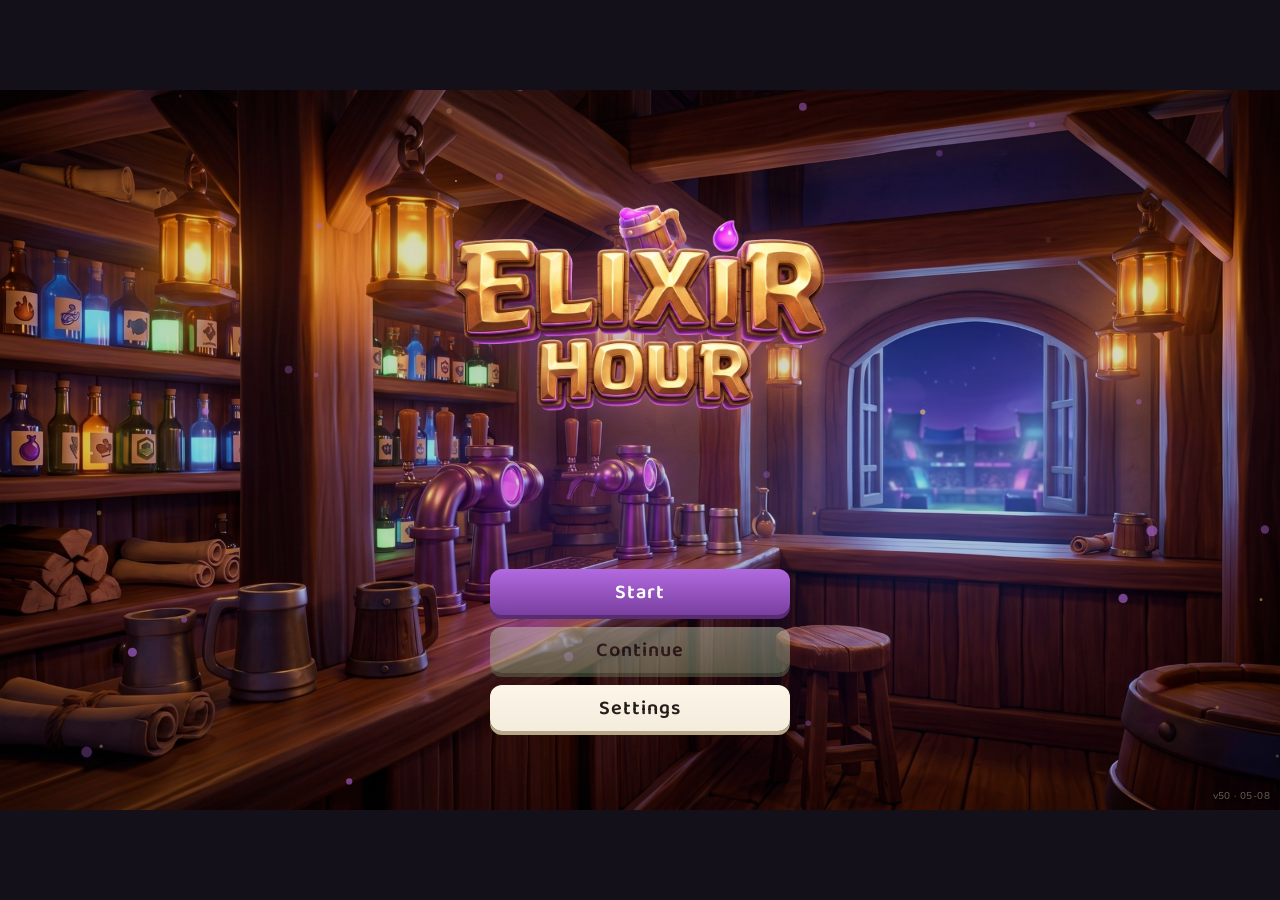
<file: index.html>
<!DOCTYPE html>
<html lang="en">
<head>
<meta charset="UTF-8">
<meta name="viewport" content="width=device-width, initial-scale=1">
<meta name="theme-color" content="#1C1B3A">
<title>Elixir Hour</title>
<meta name="description" content="Coffee Talk, in the Clash Royale universe. A cosy bar on the neutral ground between two warring kingdoms, where the fighters come to drink and talk once the arena closes.">
<!-- Link-preview / share plumbing (GDD §12 share-quality bar): a pasted link
     should look as good as the game. FLAG: set the ABSOLUTE og:url + og:image
     URLs when the landing page deploys (swap the canonical URL everywhere). -->
<meta property="og:type" content="website">
<meta property="og:title" content="Elixir Hour">
<meta property="og:description" content="Coffee Talk, in the Clash Royale universe. Play the first three Nights.">
<meta property="og:image" content="assets/share/night-cap-share.png">
<meta property="og:image:width" content="1200">
<meta property="og:image:height" content="1500">
<meta property="og:image:alt" content="An Elixir Hour Night Cap — a keepsake scroll of the night's regulars, the drinks poured and a quote.">
<meta name="twitter:card" content="summary_large_image">
<meta name="twitter:title" content="Elixir Hour">
<meta name="twitter:description" content="Coffee Talk, in the Clash Royale universe. Play the first three Nights.">
<meta name="twitter:image" content="assets/share/night-cap-share.png">
<!-- Favicon set (the Elixir Drop, §UI). Browser tabs get the transparent drop;
     home-screen icons (apple-touch / manifest) get it on a dark glow plate so
     iOS/Android don't render the transparency as black. Versioned so a rebrand
     isn't stuck behind the aggressive favicon cache. -->
<link rel="icon" type="image/png" sizes="16x16" href="favicon-16.png?v=50">
<link rel="icon" type="image/png" sizes="32x32" href="favicon-32.png?v=50">
<link rel="icon" type="image/png" sizes="48x48" href="favicon-48.png?v=50">
<link rel="apple-touch-icon" href="apple-touch-icon.png?v=50">
<link rel="manifest" href="manifest.webmanifest?v=50">
<!-- Cache-bust: every local script/stylesheet carries ?v=<BUILD>. BUMP THIS
     TOKEN ON EVERY BUILD (find-replace all "?v=50") so a refresh always gets the
     current code — file:// and heuristic caches served stale JS to a real
     player once (P0 06-07) and stalled progression. -->
<link rel="stylesheet" href="css/fonts.css?v=50">
<link rel="stylesheet" href="css/main.css?v=50">
</head>
<body>
<div id="viewport">
  <div id="stage">

    <!-- TITLE / LOADING -->
    <div class="screen" id="screen-title">
      <img id="title-bg" src="assets/scenes/Bar Scene V1 (title).jpg" alt="">
      <canvas id="fx" width="1280" height="720"></canvas>
      <img id="title-logo" src="assets/logo/Elixir Hour Logo (transparent).webp" alt="Elixir Hour">
      <div id="title-menu">
        <button class="btn primary" id="btn-start"></button>
        <button class="btn sage" id="btn-continue"></button>
        <button class="btn" id="btn-tome-title" hidden></button>
        <button class="btn" id="btn-settings"></button>
      </div>
      <!-- visible build stamp (filled from window.BUILD by Screens.fillStatic) -->
      <div id="build-stamp" aria-hidden="true"></div>
    </div>

    <!-- HERALD INTERSTITIAL -->
    <div class="screen" id="screen-herald">
      <div id="herald-wrap">
        <div id="broadsheet">
          <h1 id="herald-masthead"></h1>
          <div id="herald-ed"></div>
          <h2 id="herald-head"></h2>
          <p id="herald-story"></p>
          <div class="cont" id="herald-continue"></div>
        </div>
      </div>
    </div>

    <!-- SERVE (Layout 1) — the locked two-layer composite (GDD §12):
         master scene (bar baked in) below, no-bar character cutout on top,
         mixing panel overlay bottom-right. The master scene here is a CSS
         placeholder until the locked scene art lands (Milestone 8). -->
    <div class="screen" id="screen-serve">
      <!-- Solo serve (§12 new canon, round 9): the whole screen is Tessa's pre-baked,
           hand-grounded scene (character + counter + brew wall in ONE image). Two
           stacked layers cross-fade on an expression swap; the backgrounds are pixel-
           identical so only the character dissolves, the bar stays rock-steady. No
           runtime compositing — no cutout, no anchors, no scale tables, no shadows. -->
      <div id="ms">
        <img id="ms-img" class="scene-layer" alt="">
        <img id="ms-img2" class="scene-layer" alt="">
      </div>
      <div class="scene-tint"></div>
      <div id="serve-bubble" class="bubble">
        <div id="serve-speaker" class="speaker"></div>
        <div id="serve-line" class="line"></div>
      </div>
      <!-- Sage's own bottom-left bubble (Fix 4): sage-tinted, no tail. SAGE is a
           fixed proper name (not localised, like the other speaker names). -->
      <div id="sage-bubble" class="bubble notail">
        <div class="speaker">SAGE</div>
        <div id="sage-line" class="line"></div>
      </div>
      <div id="serve-choices"></div>
      <div id="panel-frame">
        <!-- Order Strip (§7): during a brew beat shows the customer's order in
             their own words; the (i) opens the Brew Book. Hidden when locked. -->
        <div id="order-strip">
          <div id="order-text"></div>
          <div id="panel-info" title=""></div>
        </div>
        <!-- §7 tap-for-full: the complete request, shown above the panel (over the
             scene) when a trimmed Order Strip is tapped. Never in the flex flow, so
             it can't reflow the panel and re-open the Pour-overflow P0. -->
        <div id="order-full" aria-hidden="true"></div>
        <div class="panel-cols">
        <div class="slotcol">
          <div class="slot" id="slot-base"><small id="lbl-base"></small><b id="base-name"></b><span class="dot" id="base-dot"></span></div>
          <div class="slot" id="slot-mix1"><small class="lbl-mixer"></small><b id="mix1-name"></b><span class="dot" id="mix1-dot"></span>
            <div class="picker" id="picker1"></div></div>
          <div class="slot" id="slot-mix2"><small class="lbl-mixer"></small><b id="mix2-name"></b><span class="dot" id="mix2-dot"></span>
            <div class="picker" id="picker2"></div></div>
        </div>
        <div class="meters">
          <div class="meter"><label id="lbl-warmth"></label><div class="segs" id="m-warmth"></div></div>
          <div class="meter"><label id="lbl-kick"></label><div class="segs" id="m-kick"></div></div>
          <div class="meter"><label id="lbl-chill"></label><div class="segs" id="m-chill"></div></div>
          <div class="meter"><label id="lbl-bite"></label><div class="segs" id="m-bite"></div></div>
          <div class="dose-spacer"></div>
        </div>
        <div class="rightcol">
          <div id="recipe"><img id="tankard" src="assets/ui/Tankard Icon (cutout).webp" alt=""><div id="recipename"></div></div>
          <button class="pbtn" id="brew-reset"></button>
          <button class="pbtn pour" id="brew-pour"></button>
        </div>
        </div><!-- /.panel-cols -->
        <div class="dose">
          <span id="lbl-gentle"></span>
          <div class="dose-track">
            <input type="range" min="1" max="3" step="1" value="1" id="dose" aria-label="Dose" aria-valuetext="1 drop">
            <div class="dose-pips" aria-hidden="true"><span>•</span><span>••</span><span>•••</span></div>
            <div id="dose-live" class="dose-live">1 drop</div>
          </div>
          <span id="lbl-strong"></span>
        </div>
      </div>
      <div id="brewstrip">
        <div class="brewpanel"><img src="assets/ui/Brew Panel - The Pour (4x5).webp" alt=""><div class="fill"></div></div>
        <div class="brewpanel"><img src="assets/ui/Brew Panel - Spell Drop (4x5).webp" alt=""><div class="fill"></div></div>
        <div class="brewpanel"><img src="assets/ui/Brew Panel - The Stir (4x5).webp" alt=""><div class="fill"></div></div>
      </div>
    </div>

    <!-- GROUP — Layout 3 (GDD §11): wide ensemble at the bar, no mixing UI.
         Same master-scene placeholder pieces as the serve screen; the cast
         row is placed programmatically (src/screens.js renderGroup). -->
    <div class="screen" id="screen-group">
      <div id="g-ms">
        <img id="g-img" src="assets/scenes/Group Scene V2.webp?v=50" alt="">
      </div>
      <div id="group-row"></div>
      <div class="scene-tint"></div>
      <div id="group-bubble" class="bubble">
        <div class="speaker"></div>
        <div class="line"></div>
      </div>
    </div>

    <!-- TWO-SHOT — Layout 5 (GDD §11, round 9): two customers conversing INSIDE the
         bar. The left character IS a pre-baked serve scene (backdrop: their grounded
         figure + the room + counter); the right character is a grounded cutout shifted
         onto the right of the same counter (identical background → the wood seam
         vanishes). The diagonal split is a lighting treatment over the composed scene,
         dimming the silent half — never flat panels. Name-box in the speaker's colour. -->
    <div class="screen" id="screen-duo">
      <!-- round 11: BOTH characters are cutouts pasted onto the EMPTY BAR backdrop
           (never a character's serve scene — that leaks the baked character, e.g. a
           stray Knight behind the Hog). Left + right each get a cross-fade pair. -->
      <div id="duo-scene">
        <img id="duo-bg" class="scene-layer" alt="">
        <img id="duo-left" class="duo-cut duo-l" alt="">
        <img id="duo-left2" class="duo-cut duo-l" alt="">
        <img id="duo-right" class="duo-cut duo-r" alt="">
        <img id="duo-right2" class="duo-cut duo-r" alt="">
      </div>
      <div id="duo-split" aria-hidden="true"></div>
      <div class="scene-tint"></div>
      <div id="duo-box">
        <span class="speaker"></span>
        <div class="line"></div>
      </div>
    </div>

    <!-- NIGHT COMPLETE -->
    <div class="screen" id="screen-nightend">
      <div class="placeholder"><b id="nightend-title"></b>
        <button class="btn small primary" id="btn-nextnight"></button>
        <button class="btn small sage" id="btn-nightcap-end"></button>
        <button class="btn small" id="btn-savequit"></button></div>
    </div>

    <!-- EPILOGUE — the morning-after Herald (GDD §9): the Championship
         report with the ONE line from the Knight's last cup, the decree
         lifted, and the closing card. -->
    <div class="screen" id="screen-epilogue">
      <div id="epi-wrap">
        <div id="epi-sheet">
          <h1 id="epi-masthead"></h1>
          <div id="epi-ed"></div>
          <h2 id="epi-head"></h2>
          <p id="epi-story"></p>
          <p id="epi-conseq"></p>
          <p id="epi-story2"></p>
        </div>
        <div id="epi-final"></div>
        <div class="epi-actions">
          <button class="btn small sage" id="btn-nightcap-epi"></button>
          <button class="btn small" id="btn-totitle"></button>
        </div>
      </div>
    </div>

    <!-- TOME OVERLAY (GDD §11) — the four ribbon tabs are painted INTO the
         spread art; these are hotspots + vector glyphs on top (mockup geometry) -->
    <div id="tome">
      <img id="tomeimg" src="assets/ui/Tome Spread.webp" alt="">
      <div id="tomeclose"></div>
      <div class="tab" id="tab-brew" title="Brew Book">
        <svg viewBox="0 0 24 24" fill="none" stroke="#fff" stroke-width="2" stroke-linecap="round" stroke-linejoin="round"><path d="M7 4h8a1 1 0 0 1 1 1v14a1 1 0 0 1-1 1H7a1 1 0 0 1-1-1V5a1 1 0 0 1 1-1z"/><path d="M16 9h2.5a1.5 1.5 0 0 1 0 5H16"/><path d="M6 8h10"/></svg>
      </div>
      <div class="tab" id="tab-ledger" title="Regulars' Ledger">
        <svg viewBox="0 0 24 24" fill="none" stroke="#fff" stroke-width="2" stroke-linecap="round" stroke-linejoin="round"><rect x="4.5" y="6" width="15" height="12" rx="2"/><path d="M8 10h8M8 14h5"/></svg>
      </div>
      <div class="tab" id="tab-herald" title="Arena Herald">
        <svg viewBox="0 0 24 24" fill="none" stroke="#fff" stroke-width="2" stroke-linecap="round" stroke-linejoin="round"><path d="M5 5c-1.2 0-2 .9-2 2s.8 2 2 2V5z"/><path d="M5 5h12a2 2 0 0 1 2 2v10a2 2 0 0 0 2 2H7a2 2 0 0 1-2-2V5z"/><path d="M9 9h6M9 13h6M9 16h4"/></svg>
      </div>
      <div class="tab" id="tab-song" title="Bard's Songbook">
        <svg viewBox="0 0 24 24" fill="none" stroke="#fff" stroke-width="2" stroke-linecap="round" stroke-linejoin="round"><circle cx="8" cy="18" r="3"/><path d="M11 18V5l8-2v11"/><circle cx="16" cy="16" r="3"/></svg>
      </div>
      <div id="pageL"></div>
      <div id="pageR"></div>
      <div id="spread" hidden>
        <div id="spreadvp"><div id="spreadflow"></div></div>
      </div>
      <!-- nav furniture overlay: spans the paper box, always present so grid
           AND spread share one placement + one cleanup (no lingering arrows).
           The fletched arrow is page-turn only; back-to-grid is a round button. -->
      <div id="tomenav"></div>
      <div id="pageflip">
        <div class="backdrop"></div>
        <div class="sweep"></div>
        <div class="leaf">
          <div class="paper">
            <div class="face front"><div class="curlfx"></div></div>
            <div class="face back"><div class="edgemask"></div><div class="curlfx"></div></div>
          </div>
        </div>
      </div>
    </div>

    <!-- SETTINGS OVERLAY (GDD §11) -->
    <div id="settings" class="overlay">
      <div class="panel">
        <h2 id="set-title"></h2>
        <div class="setrow"><label id="set-lang-label" for="lang-select"></label><select id="lang-select"></select></div>
        <p id="set-disclaimer"></p>
        <!-- WS1 mobile-polish: iOS-style stepped text-size control. The slider drives
             --text-scale (Small/Default/Large/Extra Large); a live preview line resizes
             as you drag. Flanking small-A / large-A give the iOS affordance. -->
        <div class="setrow tsrow">
          <label id="set-textsize-label" for="text-scale"></label>
          <span class="ts-a ts-a-sm" aria-hidden="true">A</span>
          <div class="ts-track">
            <input type="range" min="0" max="3" step="1" value="1" id="text-scale" class="ts-slider" aria-label="Text size">
            <div class="ts-pips" aria-hidden="true"><span></span><span></span><span></span><span></span></div>
          </div>
          <span class="ts-a ts-a-lg" aria-hidden="true">A</span>
          <span class="ts-step" id="ts-step-label"></span>
        </div>
        <div class="ts-preview" id="ts-preview" aria-live="polite"></div>
        <div class="setrow volrow">
          <label id="set-music-label" for="vol-music"></label>
          <button class="vol-mute" id="mute-music" type="button" aria-label="Mute music">
            <svg viewBox="0 0 24 24" fill="none" stroke="currentColor" stroke-width="1.9" stroke-linecap="round" stroke-linejoin="round"><path d="M4 9v6h4l5 4V5L8 9H4z" fill="currentColor" stroke="none"/><path class="wave" d="M16 8.5a5 5 0 0 1 0 7"/><path class="wave" d="M18.6 6a8 8 0 0 1 0 12"/><path class="slash" d="M3 3l18 18"/></svg>
          </button>
          <div class="vol-track"><input type="range" min="0" max="100" step="1" value="50" id="vol-music" class="vol-slider" aria-label="Music volume"></div>
          <span class="vol-pct" id="pct-music">50%</span>
        </div>
        <div class="setrow volrow">
          <label id="set-sfx-label" for="vol-sfx"></label>
          <button class="vol-mute" id="mute-sfx" type="button" aria-label="Mute sound effects">
            <svg viewBox="0 0 24 24" fill="none" stroke="currentColor" stroke-width="1.9" stroke-linecap="round" stroke-linejoin="round"><path d="M4 9v6h4l5 4V5L8 9H4z" fill="currentColor" stroke="none"/><path class="wave" d="M16 8.5a5 5 0 0 1 0 7"/><path class="wave" d="M18.6 6a8 8 0 0 1 0 12"/><path class="slash" d="M3 3l18 18"/></svg>
          </button>
          <div class="vol-track"><input type="range" min="0" max="100" step="1" value="50" id="vol-sfx" class="vol-slider" aria-label="Sound effects volume"></div>
          <span class="vol-pct" id="pct-sfx">50%</span>
        </div>
        <div class="setrow"><span></span><button class="btn small sage" id="btn-about"></button></div>
        <button class="btn small primary" id="btn-set-back"></button>
      </div>
    </div>

    <!-- NIGHT CAP (GDD §11) — the shareable end-of-Night postcard, composed
         on a canvas from shipped art. Download PNG / Web Share where available. -->
    <div id="nightcap" class="overlay">
      <div class="nc-panel">
        <h2 id="nightcap-heading"></h2>
        <div class="nc-preview"><canvas id="nightcap-canvas" width="1200" height="1500"></canvas></div>
        <div class="nc-actions">
          <button class="btn small primary" id="nightcap-download"></button>
          <!-- §R16: Share is sage — matching the buttons that OPEN the Night Cap. Close stays cream. -->
          <button class="btn small sage" id="nightcap-share"></button>
          <button class="btn small" id="nightcap-close"></button>
        </div>
        <!-- §R15: desktop "link copied" toast — two lines (plain + Sage's green hand).
             §R16 also carries the download-failure message, so it is a live region, not
             aria-hidden: it is the ONLY feedback a failed download gives. -->
        <div id="nc-toast" role="status" aria-live="polite"></div>
      </div>
    </div>

    <!-- ABOUT / CREDITS OVERLAY (GDD §13/§17 disclaimers) -->
    <div id="about" class="overlay">
      <div class="panel">
        <h2 id="about-title"></h2>
        <p id="about-p1"></p>
        <p id="about-p2"></p>
        <p id="about-p4"></p>
        <p id="about-p3"></p>
        <button class="btn small primary" id="btn-about-back"></button>
      </div>
    </div>

    <!-- in-game toast: e.g. "This browser can't keep saves" when storage is
         blocked (file:// / private mode). Shown by Screens.toast(), never a
         console-only note (P0 06-07). -->
    <div id="toast"></div>

    <!-- R13: layout-change dip — a warm near-dark camera cut when the bar's layout
         changes (serve<->duo<->group), so two different layouts never cross-fade
         into a double-exposure. Same-layout swaps still cross-fade (untouched). -->
    <div id="dip" aria-hidden="true"></div>

    <!-- persistent play-screen HUD (§11, locked 07/07): menu top-right (opens a
         pause tray), Tome button bottom-right (pulses once when something new
         lands). Shown only on serve/group/duo; hidden on title/interstitials. -->
    <button id="hud-menu" class="hud-btn" aria-label="Menu">
      <svg viewBox="0 0 24 24" fill="none" stroke="currentColor" stroke-width="2.4" stroke-linecap="round"><path d="M4 7h16M4 12h16M4 17h16"/></svg>
    </button>
    <button id="hud-tome" class="hud-btn tome" aria-label="The Tome"><img src="assets/ui/Tome Icon (cutout).webp?v=50" alt=""></button>
    <div id="autosave-quill" aria-hidden="true"><svg viewBox="0 0 24 24" fill="none" stroke="currentColor" stroke-width="1.8" stroke-linecap="round" stroke-linejoin="round"><path d="M20 4c-3 0-9 3-12 9l-4 7 7-4c6-3 9-9 9-12z"/><path d="M8.5 16.5l-2 2"/></svg><span id="autosave-word"></span></div>
    <div id="hint-chip"></div>

    <!-- MENU TRAY (§11 pause): Resume / The Tome / Settings / Save & Quit -->
    <div id="menu-tray" class="overlay">
      <div class="panel">
        <button class="vol-mute tray-mute" id="tray-mute-music" type="button" aria-label="Mute music">
          <svg viewBox="0 0 24 24" fill="none" stroke="currentColor" stroke-width="1.9" stroke-linecap="round" stroke-linejoin="round"><path d="M4 9v6h4l5 4V5L8 9H4z" fill="currentColor" stroke="none"/><path class="wave" d="M16 8.5a5 5 0 0 1 0 7"/><path class="wave" d="M18.6 6a8 8 0 0 1 0 12"/><path class="slash" d="M3 3l18 18"/></svg>
        </button>
        <h2 id="menu-title"></h2>
        <button class="btn small primary" id="menu-resume"></button>
        <button class="btn small" id="menu-tome"></button>
        <button class="btn small" id="menu-settings"></button>
        <button class="btn small" id="menu-savequit"></button>
        <p id="menu-note"></p>
      </div>
    </div>

  </div>
</div>

<div id="dev" hidden></div>

<!-- ?v=<BUILD> on every script — BUMP the token on every build (see head note) -->
<script src="strings/strings.js?v=50"></script>
<script src="data/nights.js?v=50"></script>
<script src="data/cast.js?v=50"></script>
<!-- §R17: measured portrait framing for the scenes. Must load before src/screens.js. -->
<script src="data/framing.js?v=50"></script>
<script src="data/tome.js?v=50"></script>
<script src="data/today.js?v=50"></script>
<script src="src/stage.js?v=50"></script>
<script src="src/save.js?v=50"></script>
<script src="src/particles.js?v=50"></script>
<script src="src/screens.js?v=50"></script>
<script src="src/brew.js?v=50"></script>
<script src="src/dialogue.js?v=50"></script>
<script src="src/state.js?v=50"></script>
<script src="src/tome.js?v=50"></script>
<script src="src/nightcap.js?v=50"></script>
<script src="src/audio.js?v=50"></script>
<script src="src/settings.js?v=50"></script>
<script src="src/hud.js?v=50"></script>
<script src="src/boot.js?v=50"></script>
</body>
</html>
</file>
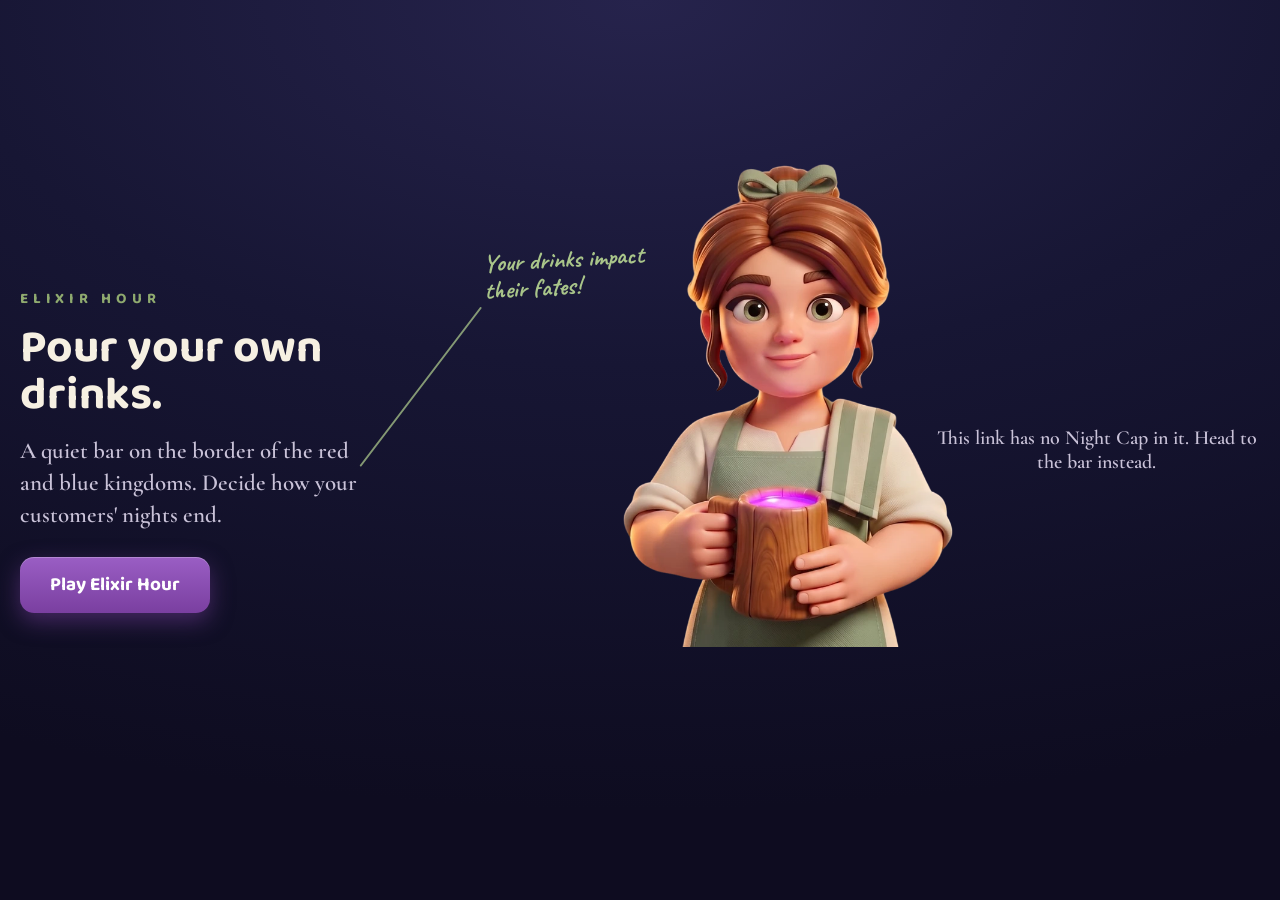
<file: cap/index.html>
<!doctype html>
<html lang="en">
<head>
<meta charset="UTF-8">
<meta name="viewport" content="width=device-width, initial-scale=1">
<meta name="theme-color" content="#171634">
<!-- §R15 share page. Lives at /cap/ ; the base points one level up to the game root so
     it REUSES the game's render code (src/nightcap.js), data and assets — no duplication.
     The Night Cap lives in the URL fragment (client-side), so no server/DB/expiry.
     DEPLOY NOTE: assumes the game is served at the domain root (so /cap/ = game/cap/ and
     the ../ base resolves to the game's /assets, /src, /data, /css). -->
<base href="../">
<title>Elixir Hour — a Night Cap</title>
<!-- Social meta MUST be absolute: crawlers ignore <base href> and resolve og:image against the
     page URL (…/cap/), which would 404 the image that actually lives at the game root /assets. -->
<meta property="og:title" content="Elixir Hour">
<meta property="og:description" content="Pour your own drinks. A quiet bar on the border of the red and blue kingdoms.">
<meta property="og:url" content="https://elixirhour.tessa-kerk.com/cap/">
<meta property="og:type" content="website">
<meta property="og:image" content="https://elixirhour.tessa-kerk.com/assets/share/night-cap-share.png">
<meta name="twitter:card" content="summary_large_image">
<meta name="twitter:title" content="Elixir Hour">
<meta name="twitter:description" content="Pour your own drinks. A quiet bar on the border of the red and blue kingdoms.">
<meta name="twitter:image" content="https://elixirhour.tessa-kerk.com/assets/share/night-cap-share.png">
<link rel="icon" type="image/png" sizes="32x32" href="favicon-32.png?v=50">
<link rel="stylesheet" href="css/fonts.css?v=50">
<style>
  :root{ --ink:#efe9dd; --ink-soft:#c9c2d8; --purple:#7A3FA0; --purple-hi:#9a5ec4; --sage:#8faa6f; }
  *{ box-sizing:border-box; }
  html,body{ margin:0; overflow-x:hidden; }   /* Sage bleeds past the content box — never scroll for it */
  body{ font-family:'Cormorant Garamond',serif; color:var(--ink); min-height:100vh;
    background:radial-gradient(120% 90% at 50% 0%, #26234c 0%, #171634 45%, #0e0c20 100%);
    display:flex; align-items:center; justify-content:center; padding:32px 20px; overflow-x:hidden; }

  /* the gap + the pitch's max-width are tuned so Sage AND her aside get a clear lane on the
     right — the aside must never sit over the pitch type (§R16) */
  .cap-wrap{ width:100%; max-width:1200px; display:flex; gap:36px; align-items:center;
    position:relative; }

  /* §R16 the hand-drawn connector (Sage's aside → the sentence it comments on).
     Same pen as the Tome's margin notes: one stroke, no head, non-scaling 1.8px.
     Colour diverges from the Tome's --sage-deep (#6B7F5C) on purpose — that is tuned
     for cream paper and vanishes on this indigo. It matches the aside's ink instead. */
  #cap-lines{ position:absolute; left:0; top:0; overflow:visible; pointer-events:none; }
  #cap-lines path{ stroke:#a9c58a; stroke-width:1.8; fill:none;
    stroke-linecap:round; stroke-linejoin:round; opacity:.75; }

  /* LEFT — the Night Cap card (reads first) */
  .cap-left{ flex:0 0 auto; display:flex; flex-direction:column; align-items:center; gap:16px;
    position:relative; }
  .cap-card canvas{ width:340px; max-width:44vw; height:auto; border-radius:10px;
    box-shadow:0 26px 60px rgba(0,0,0,.6); background:#1c1b3a; }
  .cap-dl{ font-family:'Baloo 2',sans-serif; font-weight:700; font-size:15px; color:#efe9dd;
    background:rgba(255,255,255,.08); border:1.5px solid rgba(255,255,255,.22); border-radius:11px;
    padding:9px 20px; cursor:pointer; transition:background .15s, transform .12s; }
  .cap-dl:hover:not(:disabled){ background:rgba(255,255,255,.16); transform:translateY(-1px); }
  /* disabled until the card has finished composing — an early click saved a truncated PNG */
  .cap-dl:disabled{ opacity:.45; cursor:default; }

  /* RIGHT — the pitch. Narrower than the copy needs, on purpose: it opens a clear corridor
     between the type and Sage for the connector to run down. */
  .cap-right{ flex:1 1 auto; min-width:0; max-width:340px; }
  .cap-wordmark{ font-family:'Baloo 2',sans-serif; font-weight:700; font-size:15px; letter-spacing:.34em;
    color:var(--sage); text-transform:uppercase; margin-bottom:14px; }
  .cap-headline{ font-family:'Baloo 2',sans-serif; font-weight:700; font-size:46px; line-height:1.02;
    color:#f6f0e2; margin:0 0 16px; }
  .cap-body{ font-size:23px; line-height:1.4; color:var(--ink-soft); margin:0 0 26px; font-weight:600; }
  .cap-play{ display:inline-block; font-family:'Baloo 2',sans-serif; font-weight:700; font-size:19px;
    color:#fff; text-decoration:none; padding:13px 30px; border-radius:14px;
    background:linear-gradient(180deg, var(--purple-hi), var(--purple));
    box-shadow:0 8px 22px rgba(122,63,160,.5), inset 0 1px 0 rgba(255,255,255,.25);
    transition:transform .12s, box-shadow .15s; }
  .cap-play:hover{ transform:translateY(-2px); box-shadow:0 12px 28px rgba(122,63,160,.6); }

  /* SAGE in the corner + her handwritten aside.
     §R16: the transparent cutout, sat straight on the indigo (no box, no backdrop), scaled up
     and CROPPED at the waist by the .cap-sage-fig window — a deliberately framed character,
     not a small footer ornament. The crop is CSS-only; the asset is the full figure. */
  .cap-sage{ position:absolute; right:-20px; bottom:-34px;
    width:clamp(250px, 27vw, 330px); pointer-events:none; }
  /* the CROP: the source is the full 550x1200 figure; this window keeps the top 67.2%
     of it — she is cut at the waist, just below the tankard she is holding. */
  .cap-sage-fig{ width:100%; aspect-ratio:550 / 806; overflow:hidden; }
  /* §R17 NO drop-shadow: the crop window's overflow:hidden clipped the shadow's blur into a
     straight-edged dark rectangle behind Sage's whole silhouette — read as a box on the indigo.
     The cutout's alpha is clean, so she sits ALONE on the page gradient with nothing behind her. */
  .cap-sage-fig img{ width:100%; height:auto; display:block; }
  /* the aside sits BESIDE her head, off to the left — not stacked above her, and clear of her
     silhouette (her hair starts ~24% into the box at head height, so the aside ends before that).
     Offsets are % of .cap-sage so they track the clamped width.
     Left-aligned because the sentence it comments on lies to its LEFT: the Tome's rule is that a
     note hugs the edge FACING its phrase, so the line's tail starts at the handwriting and never
     in the ragged whitespace beside it. */
  .cap-sage-aside{ position:absolute; top:17%; right:90%; width:52%; text-align:left;
    font-family:'Caveat',cursive; font-weight:700; font-size:25px; color:#a9c58a;
    transform:rotate(-3.2deg); line-height:1.08; margin:0; }

  #cap-err{ display:none; font-size:20px; color:var(--ink-soft); text-align:center; max-width:460px; }
  /* ABSOLUTE on purpose: in the flex flow it would reflow .cap-wrap when shown, silently
     desyncing the hand-drawn connector that was measured against the old layout. */
  #cap-dl-err{ display:none; position:absolute; top:100%; left:50%; transform:translateX(-50%);
    margin:8px 0 0; width:300px; text-align:center;
    font-family:'Nunito',sans-serif; font-size:13px; line-height:1.35; color:#e6b9b0; }

  /* COMPACT DESKTOP (920–1219px) — the two-way split still holds, but only if the card, the pitch
     and Sage all give ground together. The base rules above need ~1180px: card 340 + gap 36 +
     pitch 340 + Sage 330 + her aside's 0.42×width overhang. Below that she paints over the pitch
     copy and the aside lands on the type — measured, at every width from 721 to 1131. (R16 review.) */
  @media (min-width:920px) and (max-width:1219px){
    .cap-wrap{ gap:26px; }
    .cap-card canvas{ width:min(272px, 28vw); }
    .cap-right{ max-width:268px; }
    .cap-headline{ font-size:37px; }
    .cap-body{ font-size:20px; }
    .cap-play{ font-size:17px; padding:11px 24px; }
    .cap-sage{ right:-14px; bottom:-30px; width:clamp(196px, 21vw, 250px); }
    .cap-sage-aside{ top:16%; right:96%; width:46%; font-size:21px; }
  }

  /* MOBILE / TABLET (≤919px) — stack: card on top, pitch + Sage below. She stays JUST AS LARGE and
     still waist-cropped; the aside stays beside her head (now to her right, where the room is).
     Below ~920px no split can hold a legible pitch AND a framed Sage, so we stack instead. */
  @media (max-width:919px){
    body{ align-items:flex-start; padding:22px 16px 40px; }
    .cap-wrap{ flex-direction:column; gap:26px; }
    .cap-card canvas{ width:min(300px, 78vw); max-width:78vw; }
    .cap-right{ max-width:520px; text-align:center; }
    .cap-headline{ font-size:38px; }
    .cap-body{ font-size:20px; }
    /* She stays big and sits FLUSH to the left edge, which frees the right corridor for the
       aside beside her head. Centred, no phone is wide enough to hold a large Sage and a
       legible aside side by side; and the right corridor is the only one that clears the
       centred Play button, so the connector has somewhere clean to run. */
    .cap-sage{ position:relative; right:auto; bottom:auto; width:min(260px, 68vw);
      margin:6px auto -26px -16px; }
    .cap-sage-aside{ top:14%; left:calc(100% - 38px); right:auto; width:min(150px, 38vw);
      text-align:left; font-size:22px; transform:rotate(3deg); }
  }
</style>
</head>
<body>
  <div class="cap-wrap">
    <div class="cap-left">
      <div class="cap-card"><canvas id="cap-canvas" width="1200" height="1500"></canvas></div>
      <button class="cap-dl" id="cap-download" disabled>Download card</button>
      <p id="cap-dl-err" role="alert"></p>
    </div>
    <div class="cap-right">
      <div class="cap-wordmark">Elixir Hour</div>
      <h1 class="cap-headline">Pour your own drinks.</h1>
      <!-- the second sentence is wrapped so the connector has a rect to aim at
           (the Tome measures its target the same way, via getClientRects) -->
      <p class="cap-body">A quiet bar on the border of the red and blue kingdoms. <span id="cap-target">Decide how your customers' nights end.</span></p>
      <a class="cap-play" href="index.html">Play Elixir Hour</a>
    </div>
    <div class="cap-sage" aria-hidden="true">
      <div class="cap-sage-aside">Your drinks impact their fates!</div>
      <div class="cap-sage-fig"><img src="assets/characters/sage-nobg.webp" alt=""></div>
    </div>
    <!-- Sage's hand-drawn line, placed at runtime in .cap-wrap coordinates -->
    <svg id="cap-lines" aria-hidden="true"></svg>
  </div>
  <p id="cap-err"></p>

  <!-- the game's own render code + data + strings; window.LANG defaults to en for the page chrome -->
  <script>window.LANG = "en";</script>
  <script src="strings/strings.js?v=50"></script>
  <script src="data/nights.js?v=50"></script>
  <script src="data/cast.js?v=50"></script>
  <script src="data/tome.js?v=50"></script>
  <script src="src/nightcap.js?v=50"></script>
  <script src="cap/cap.js?v=50"></script>
</body>
</html>
</file>
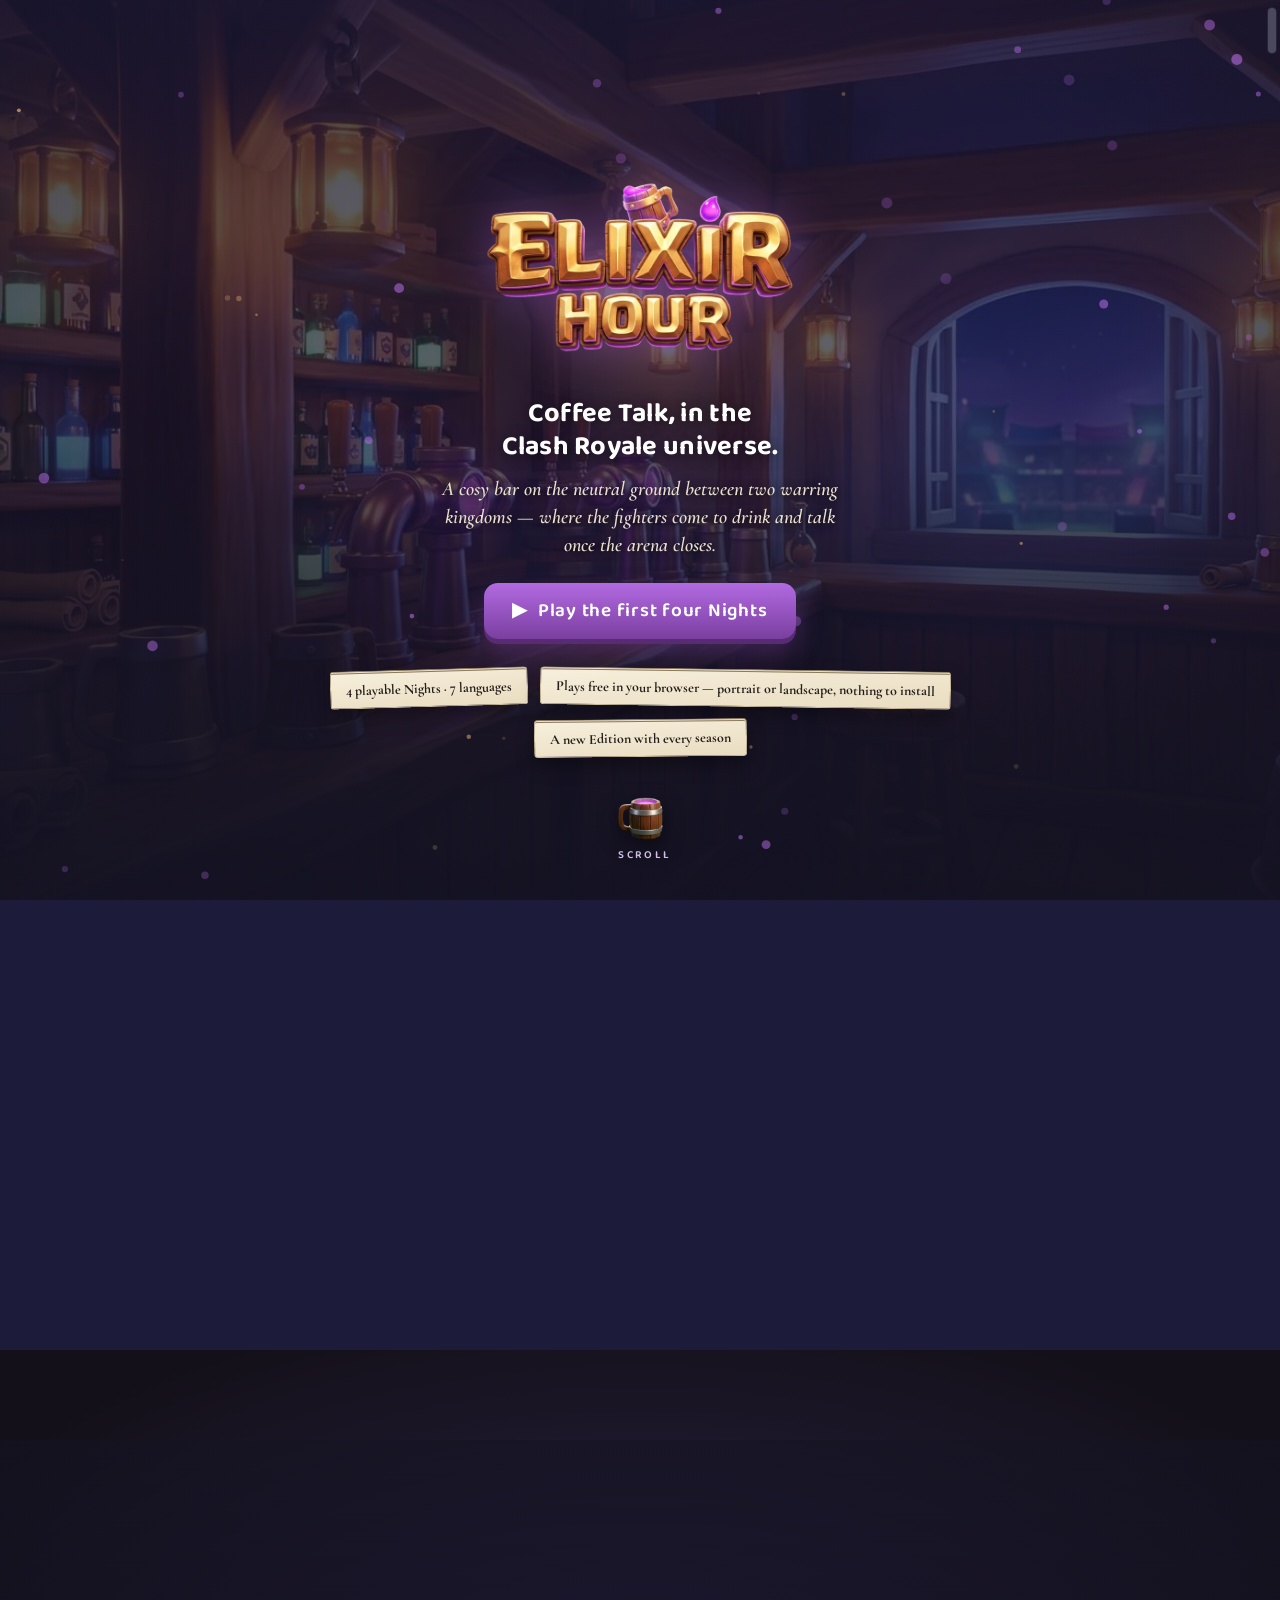
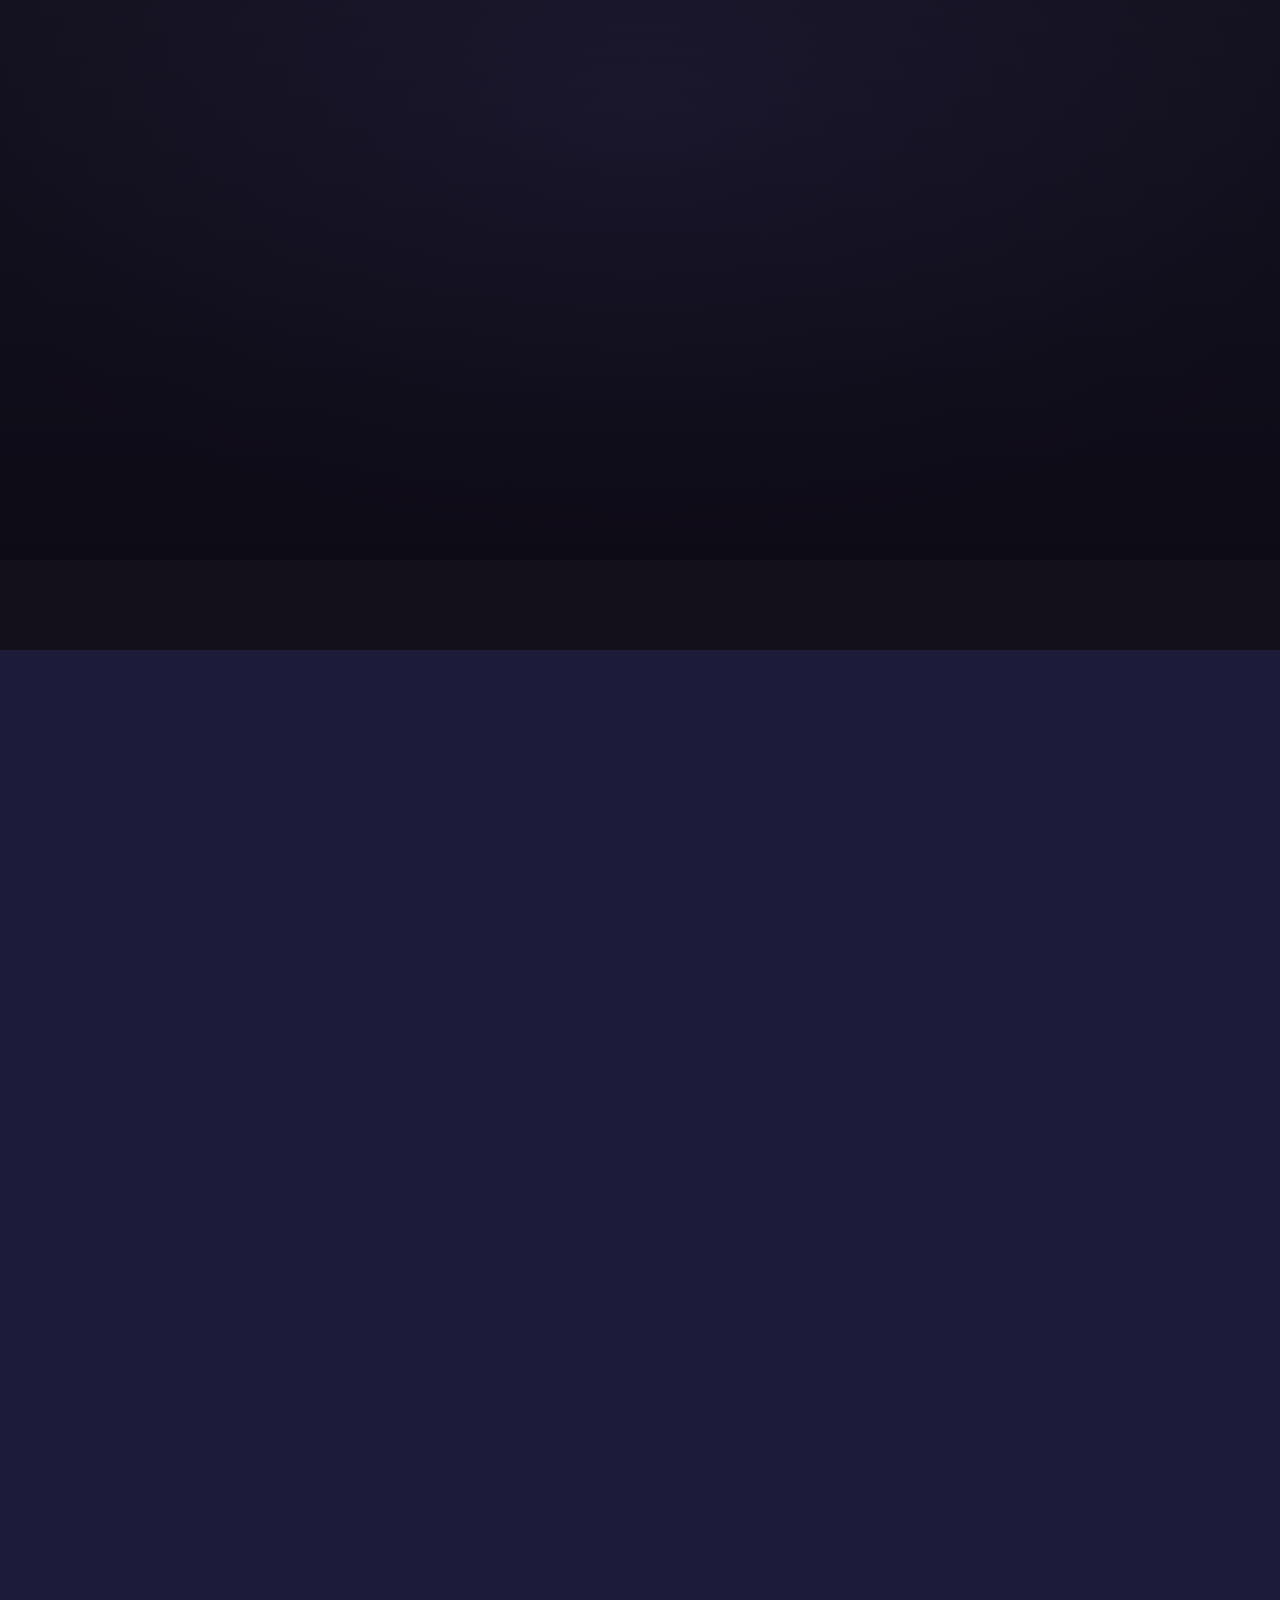
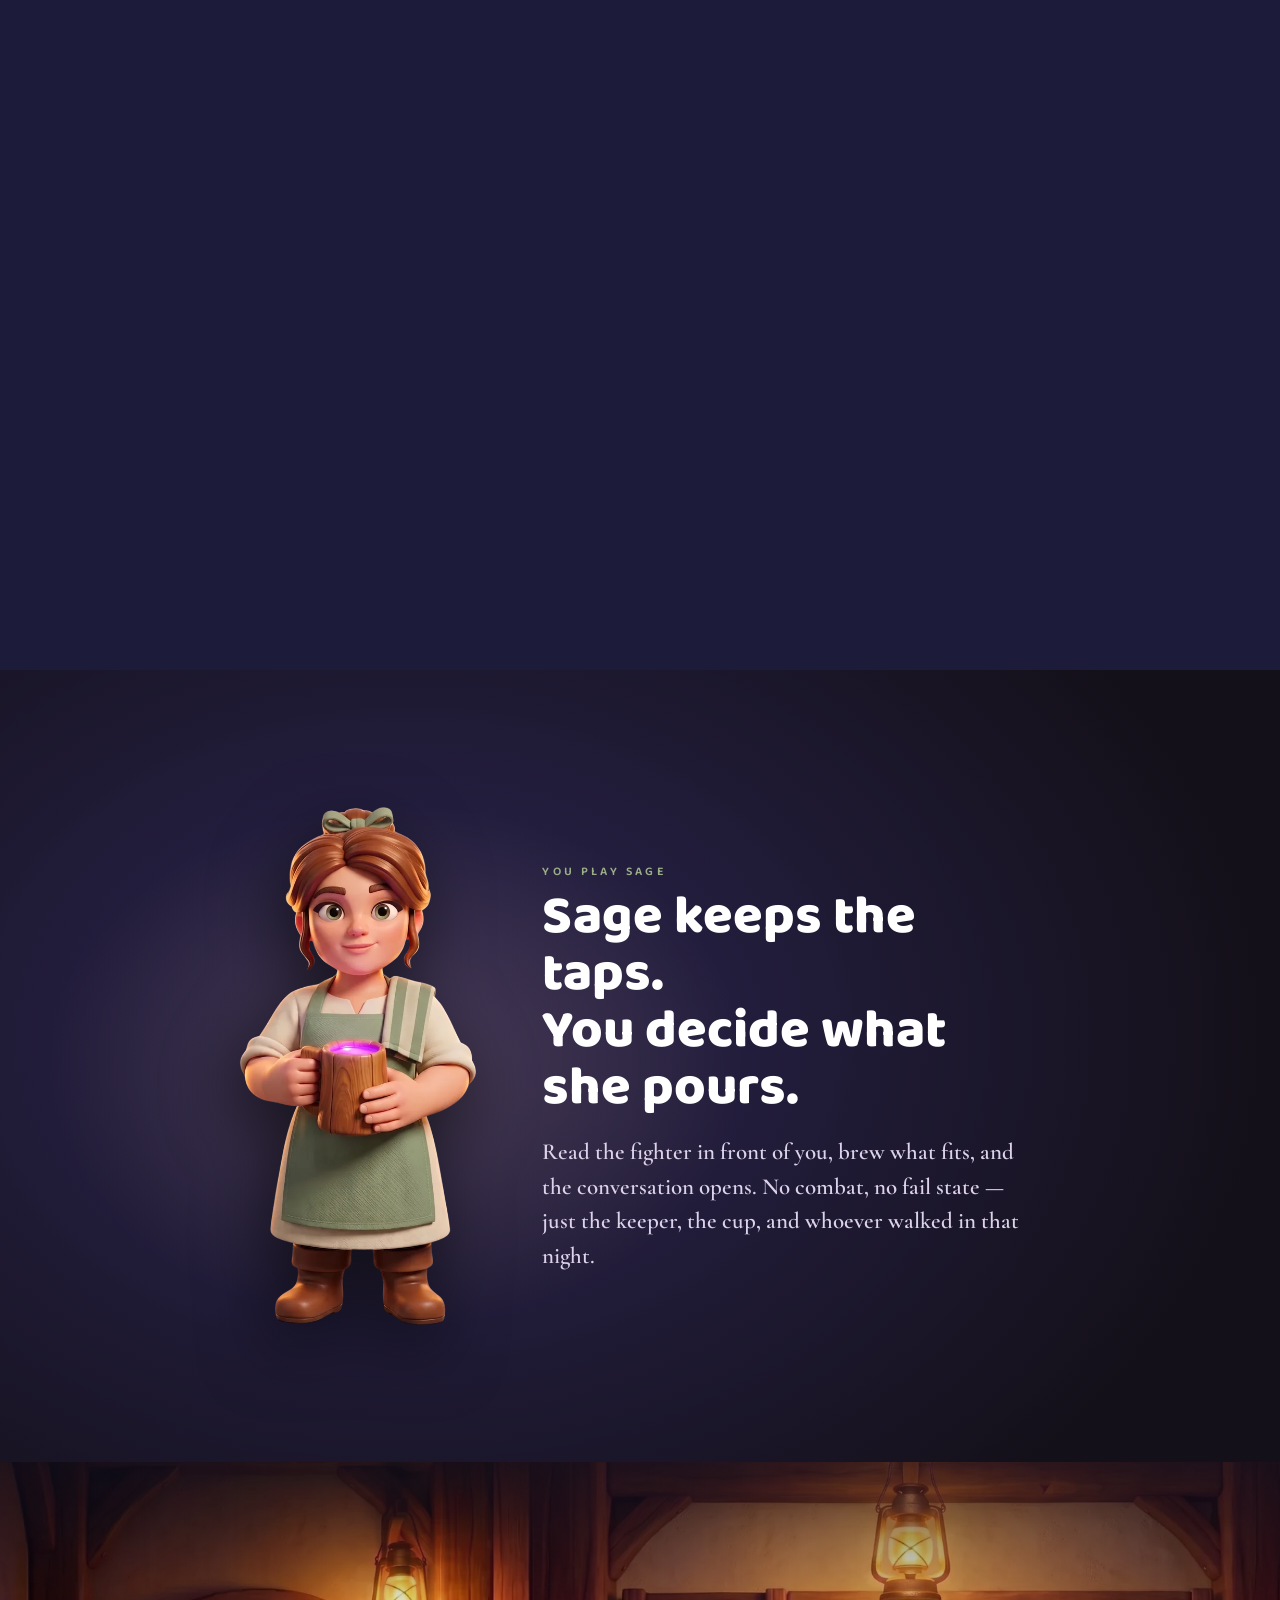
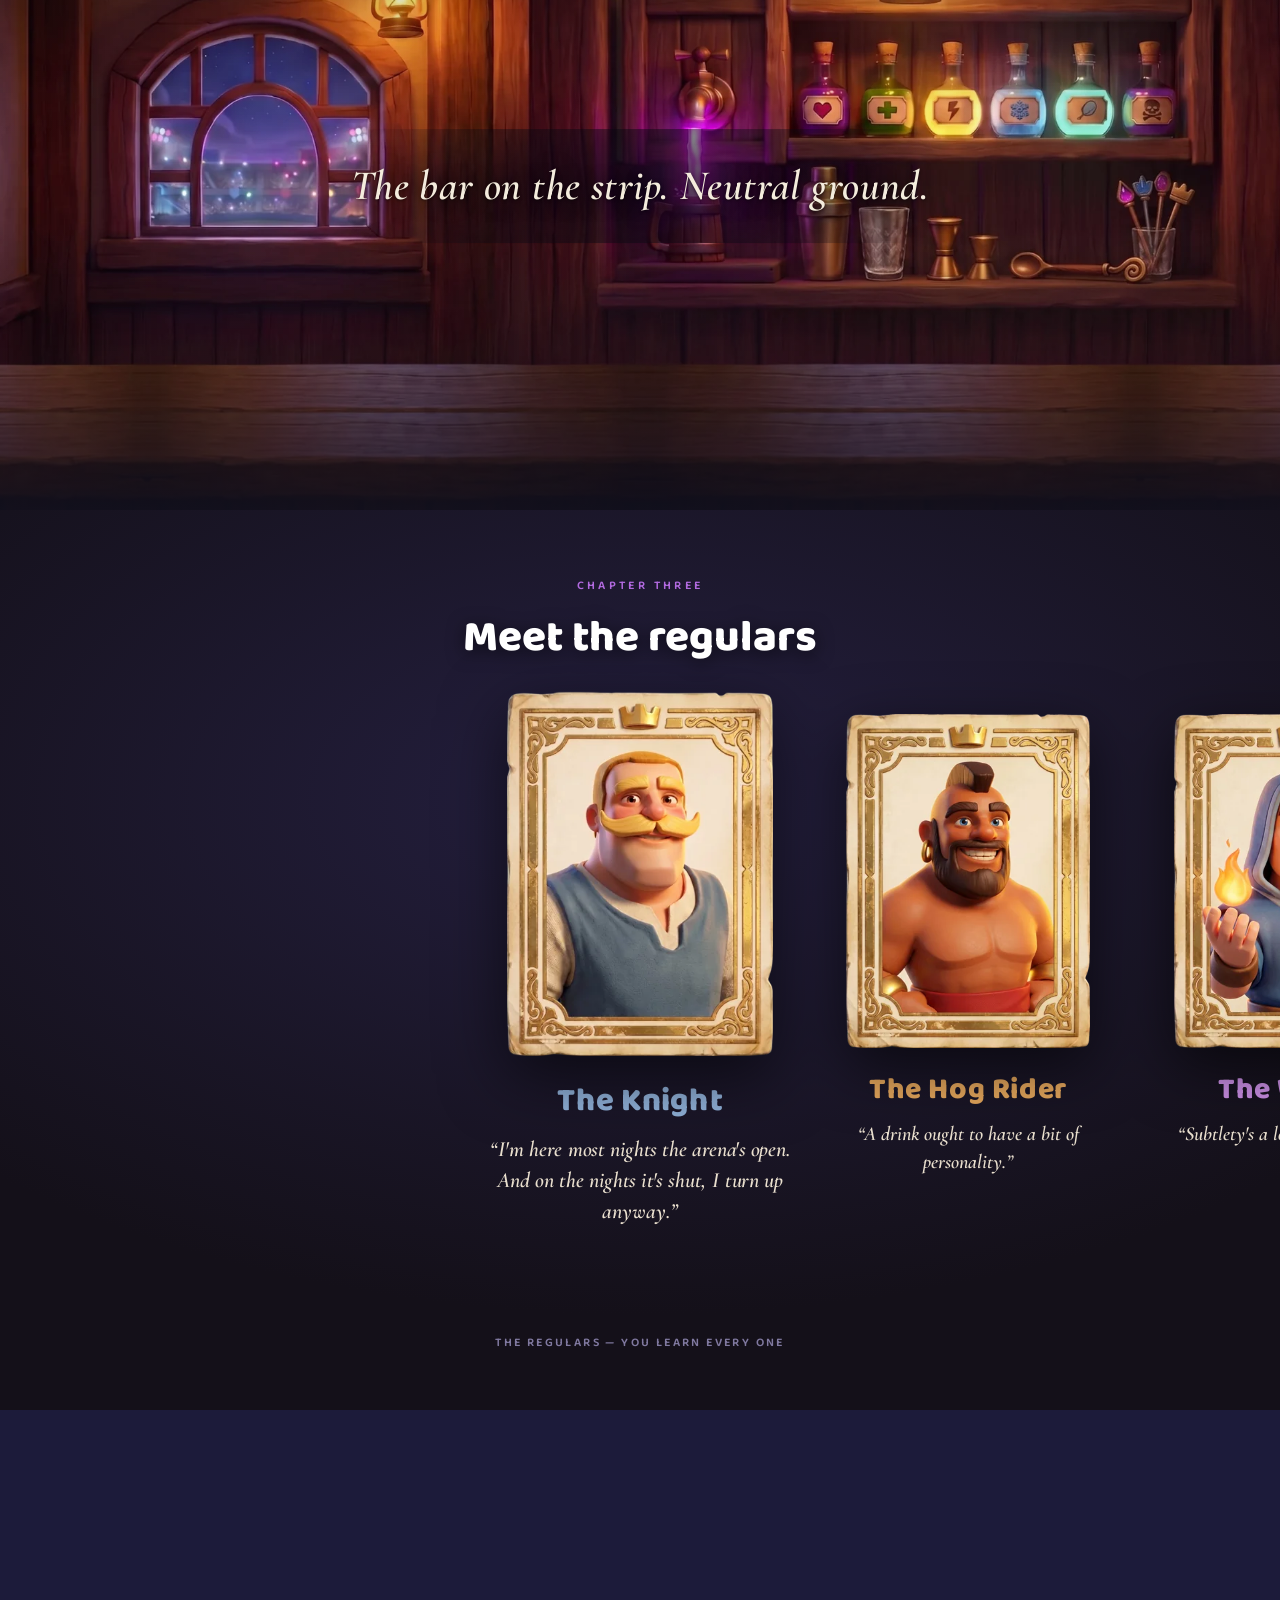
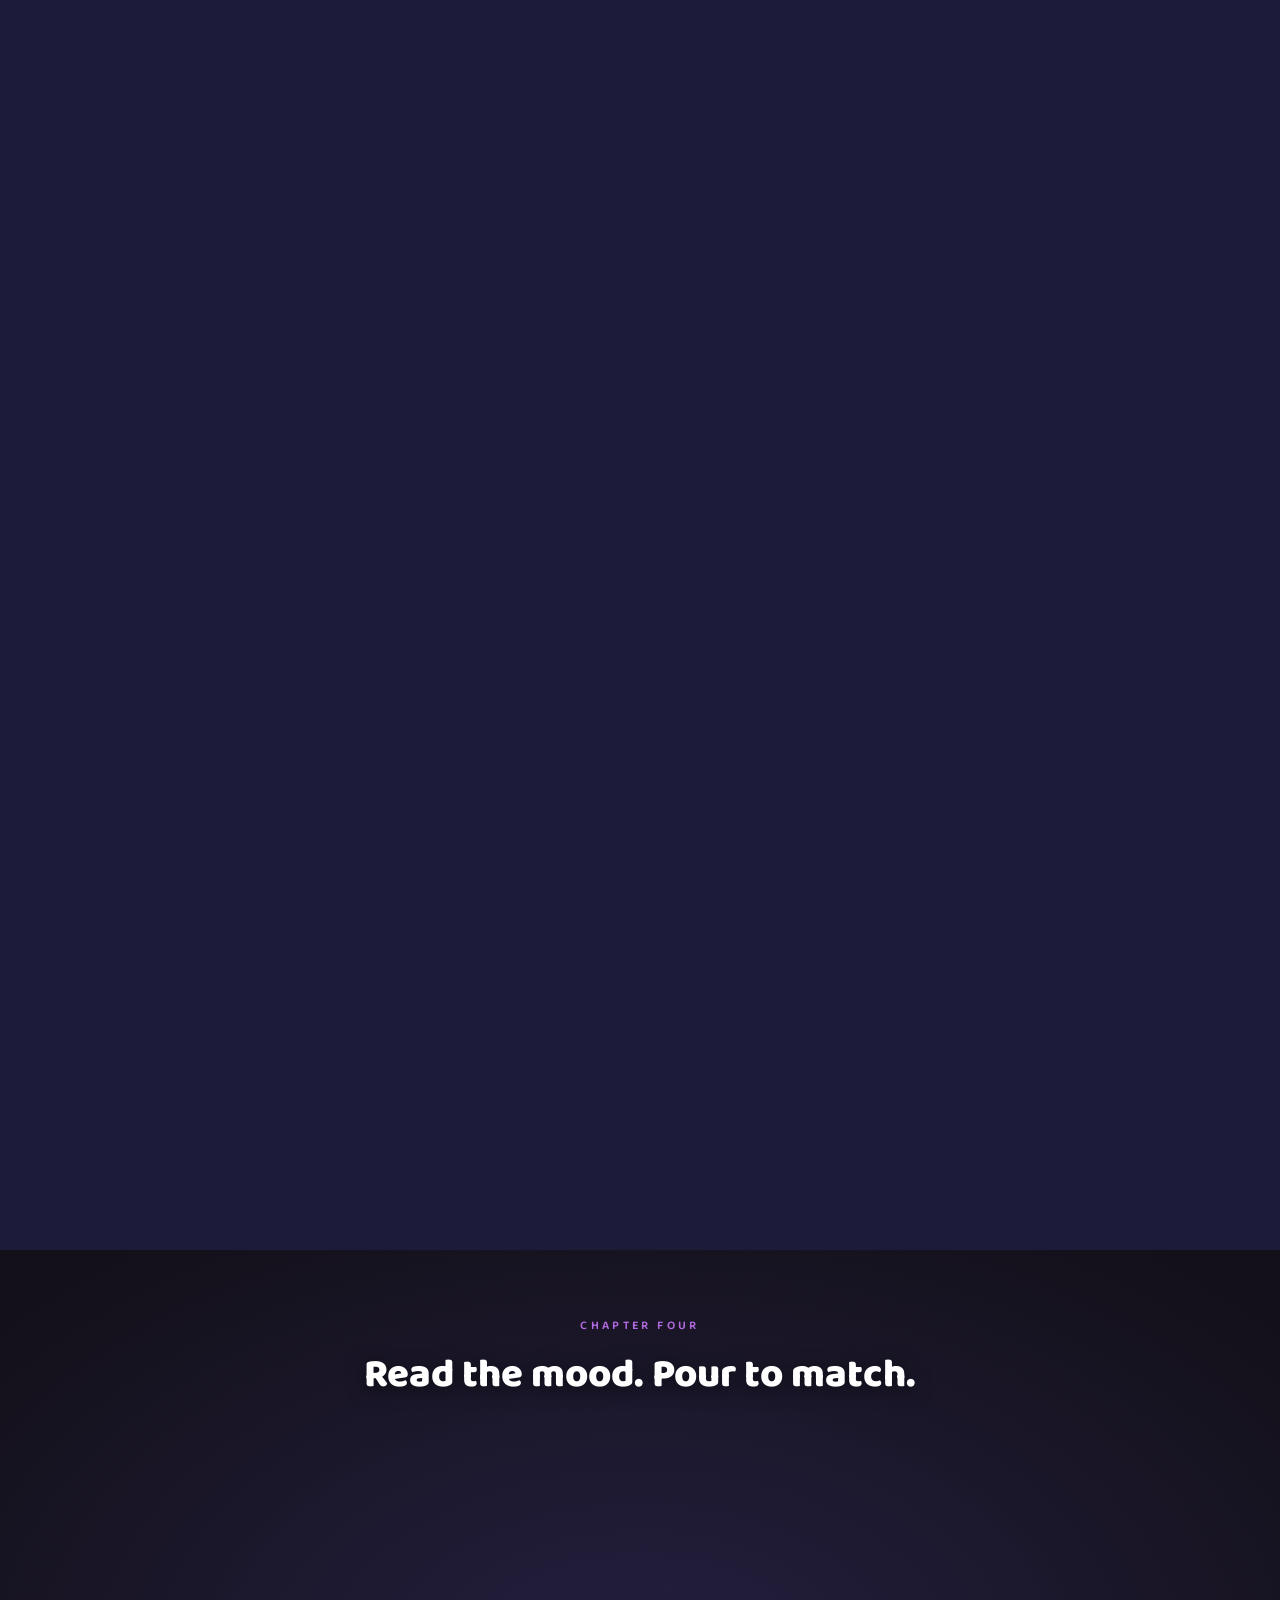
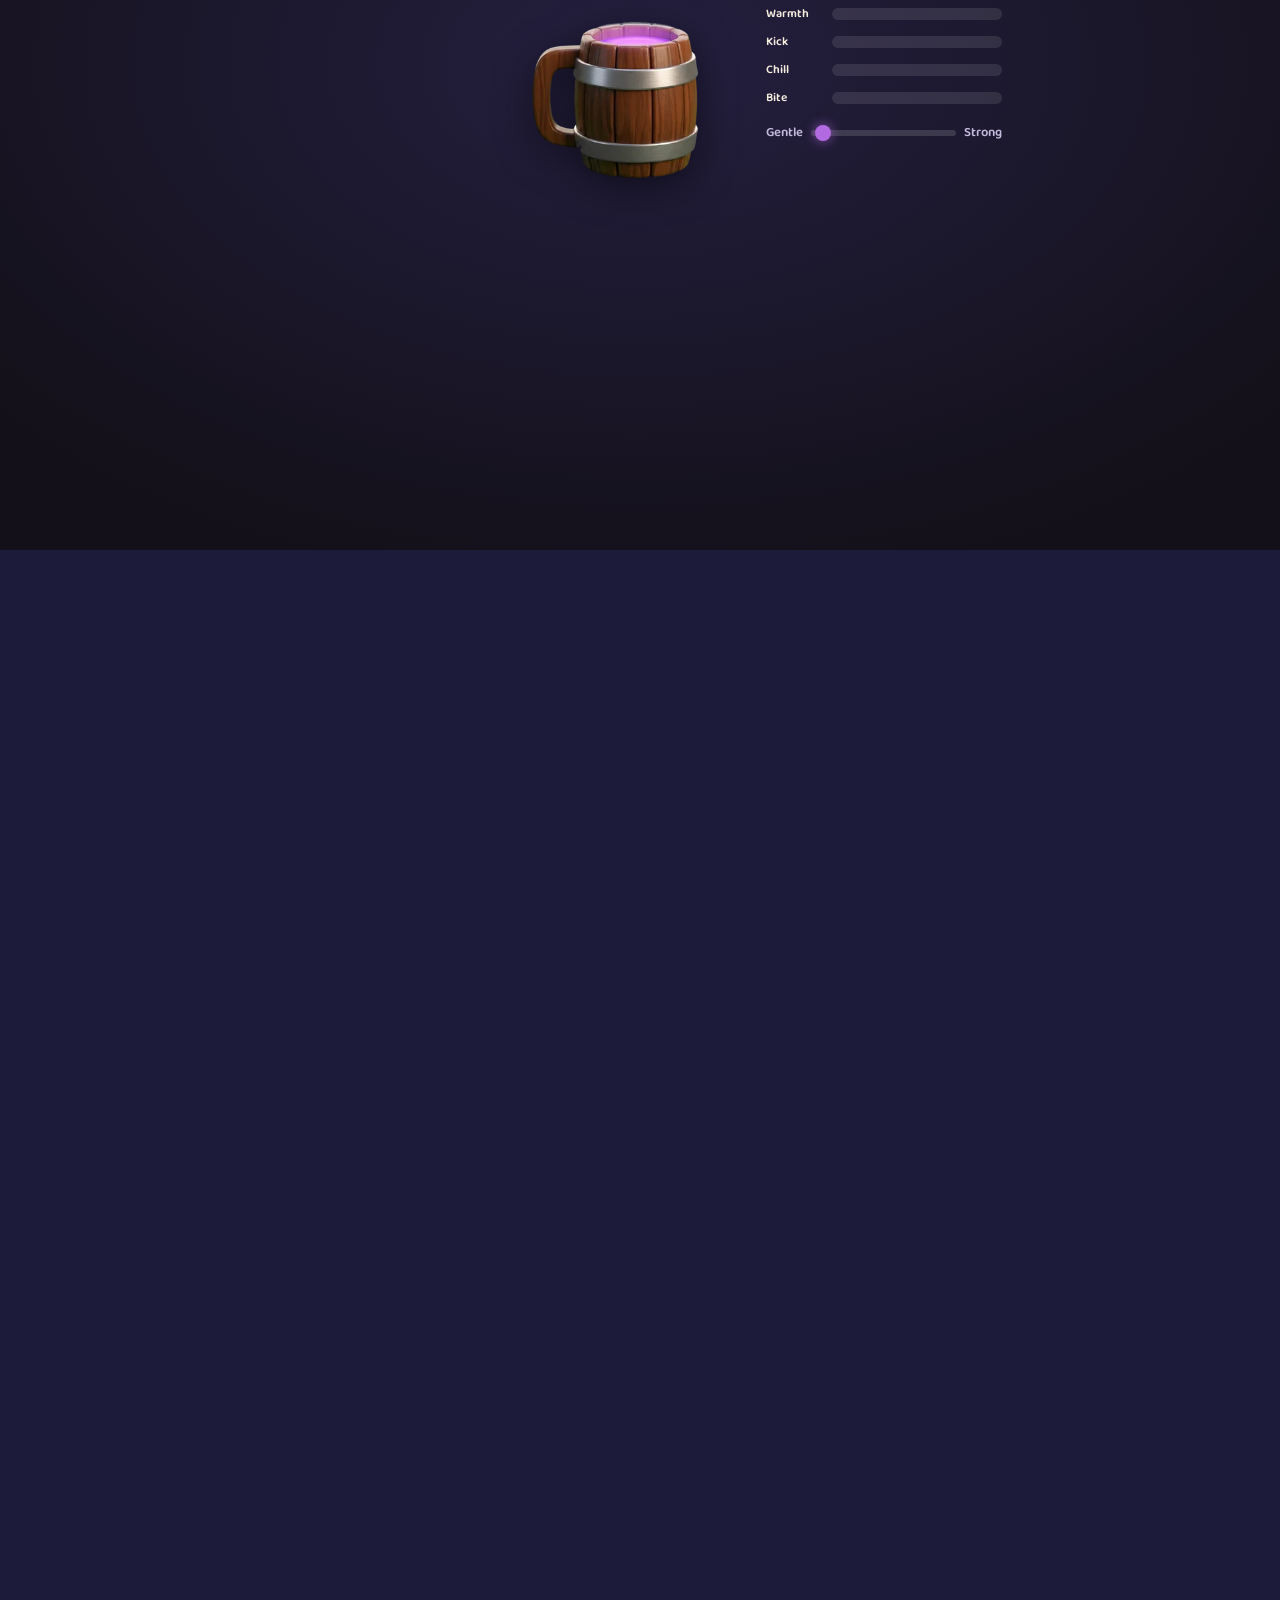
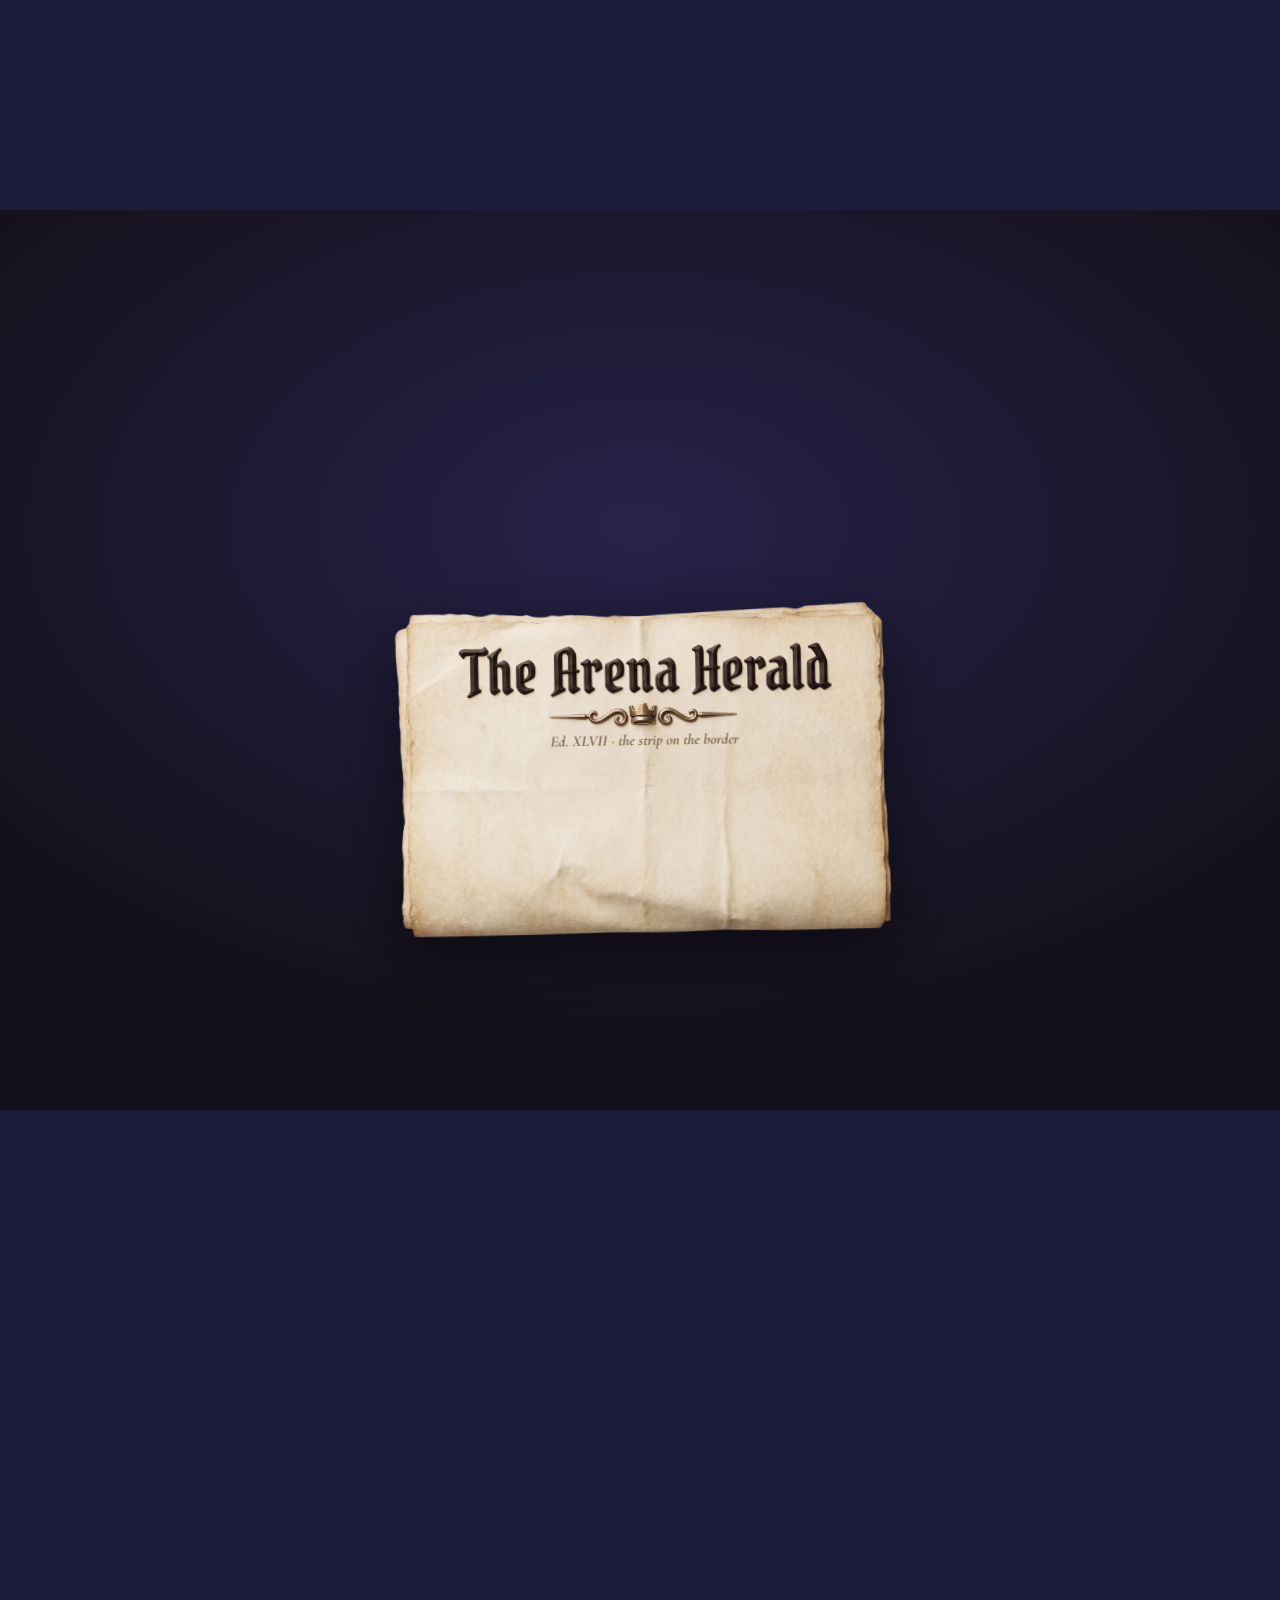
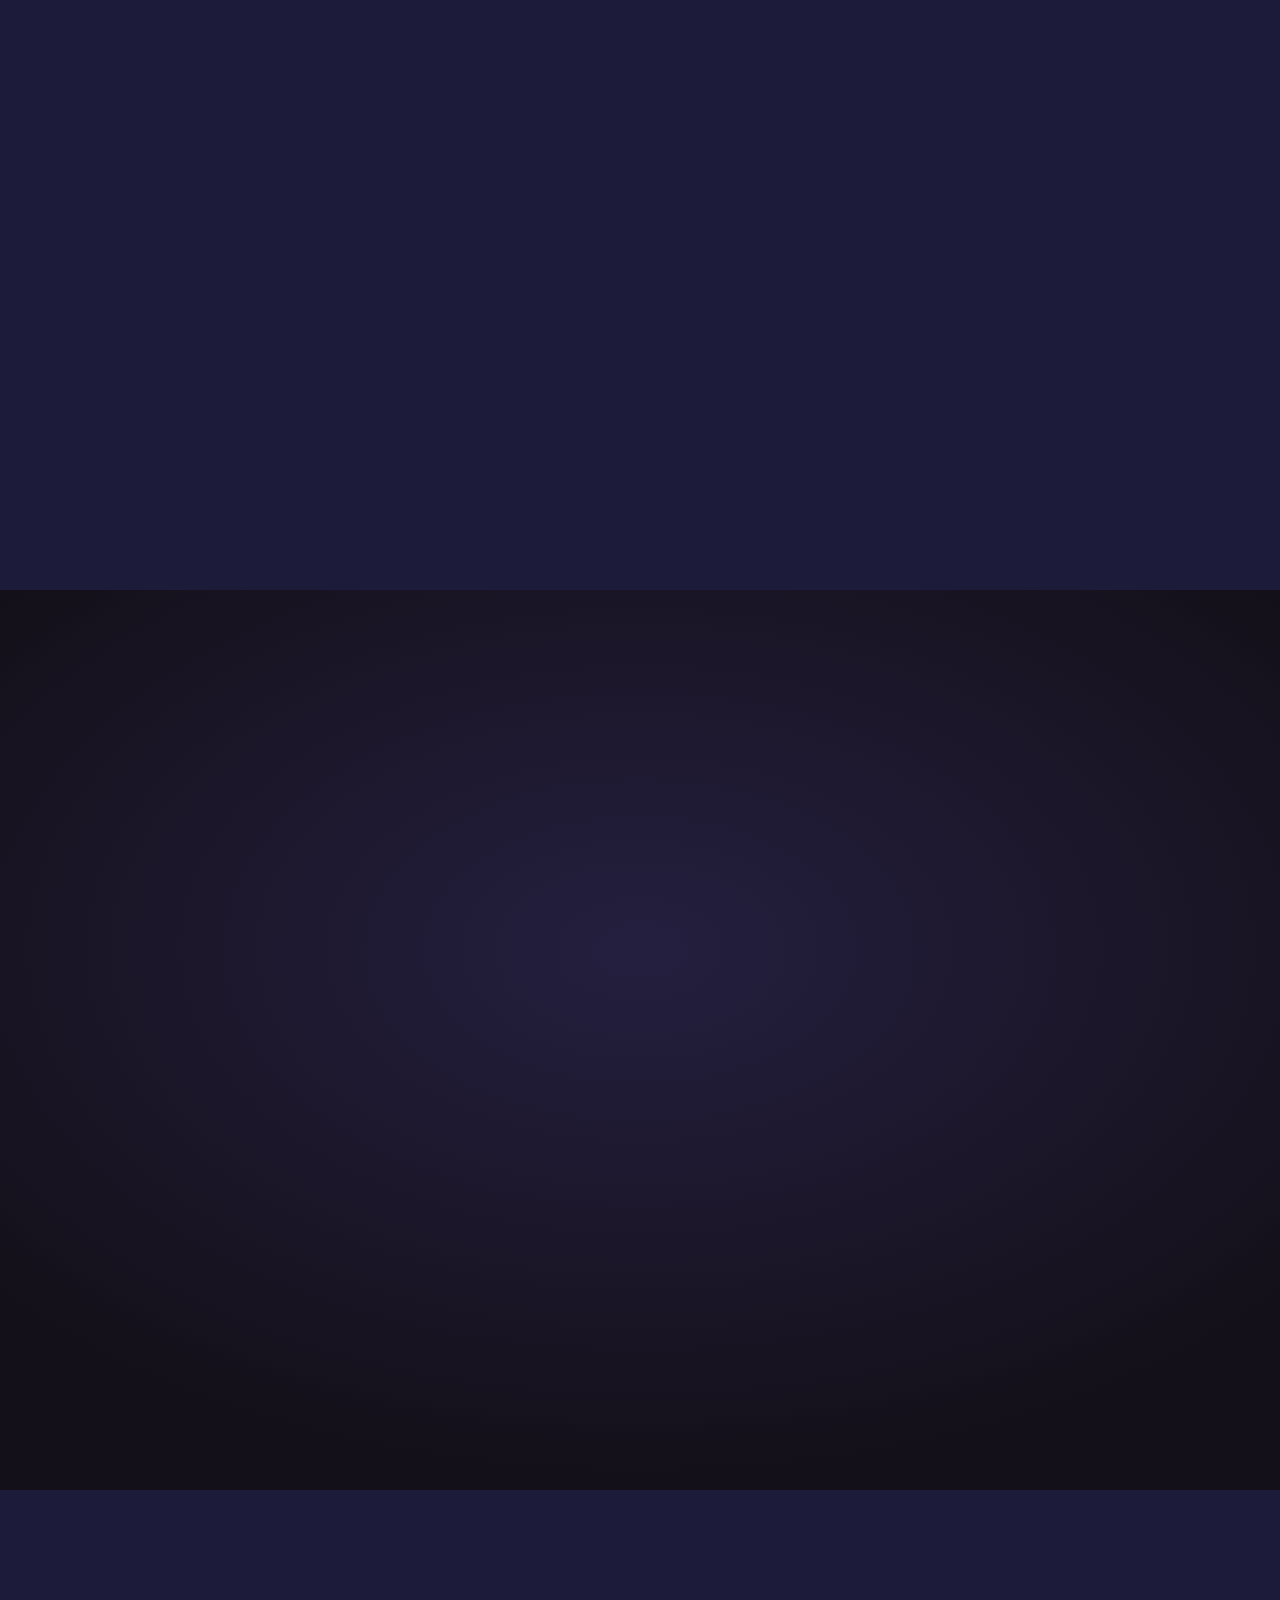
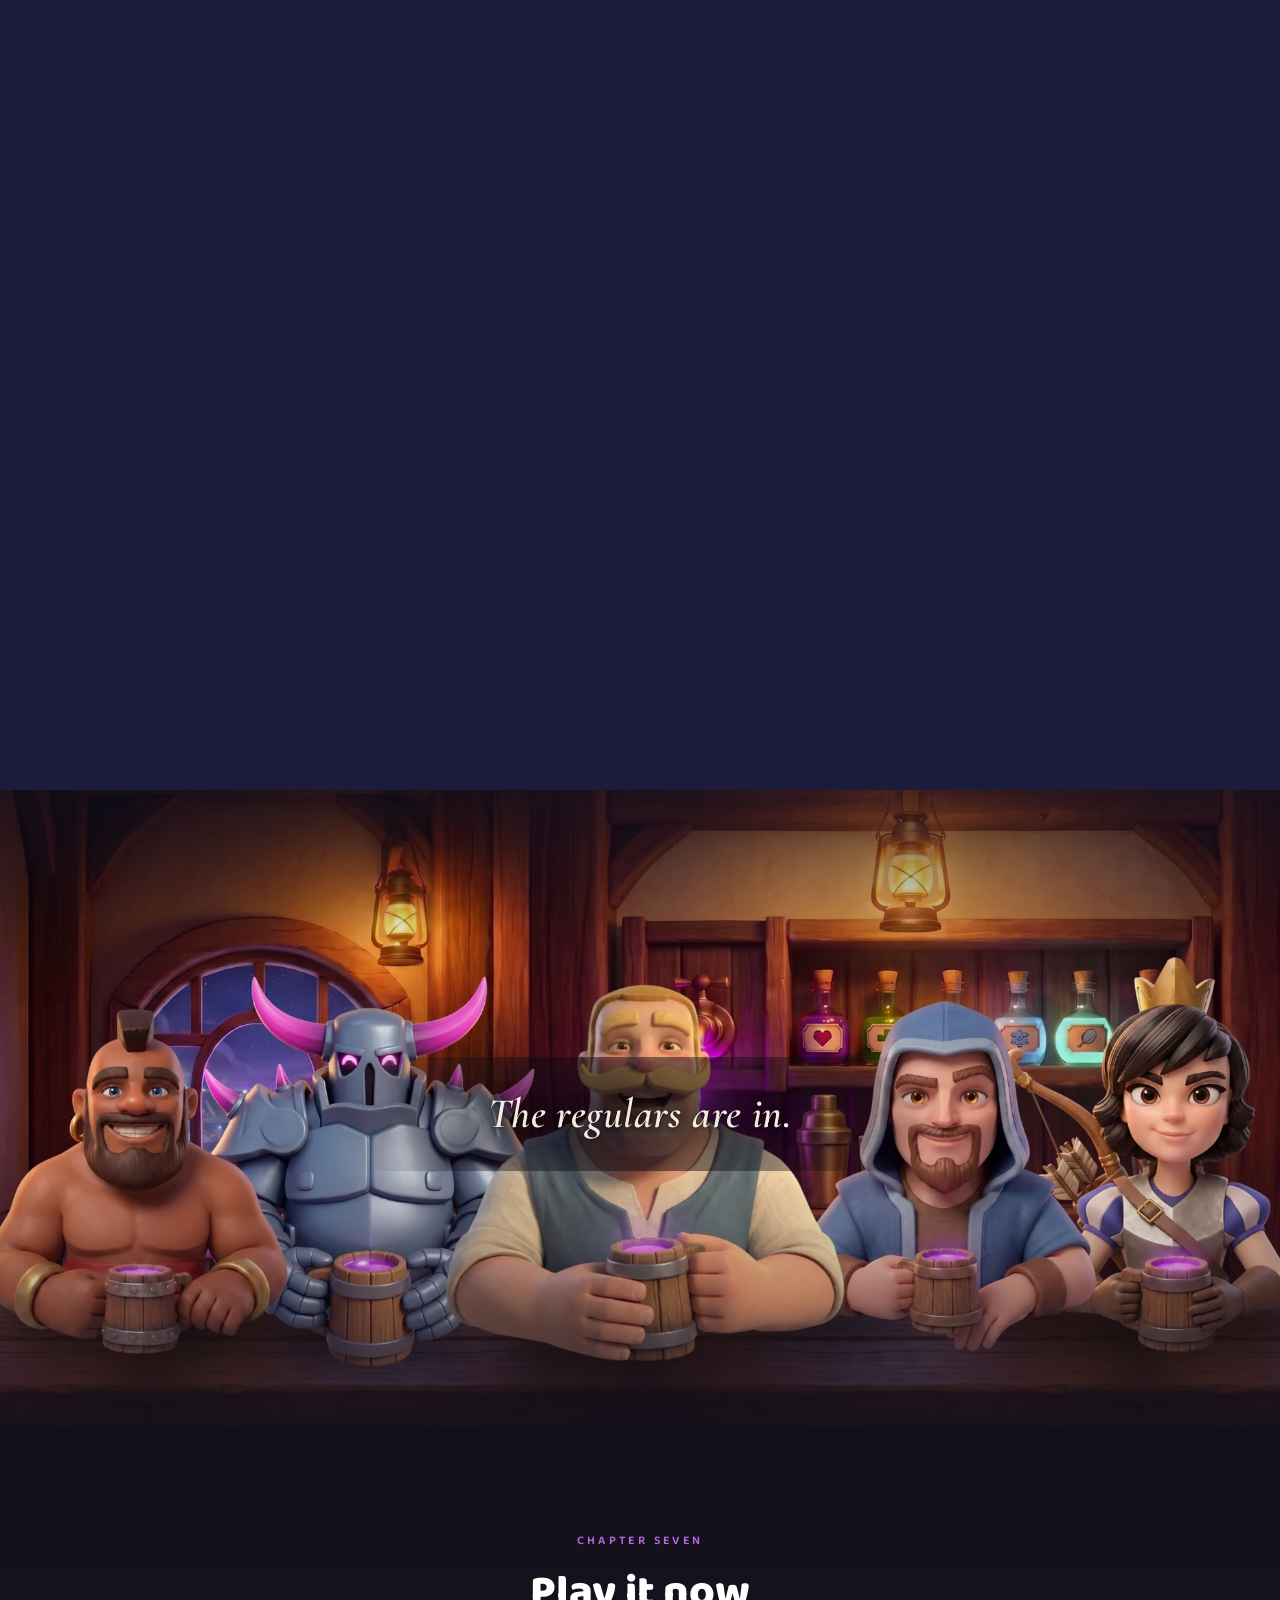
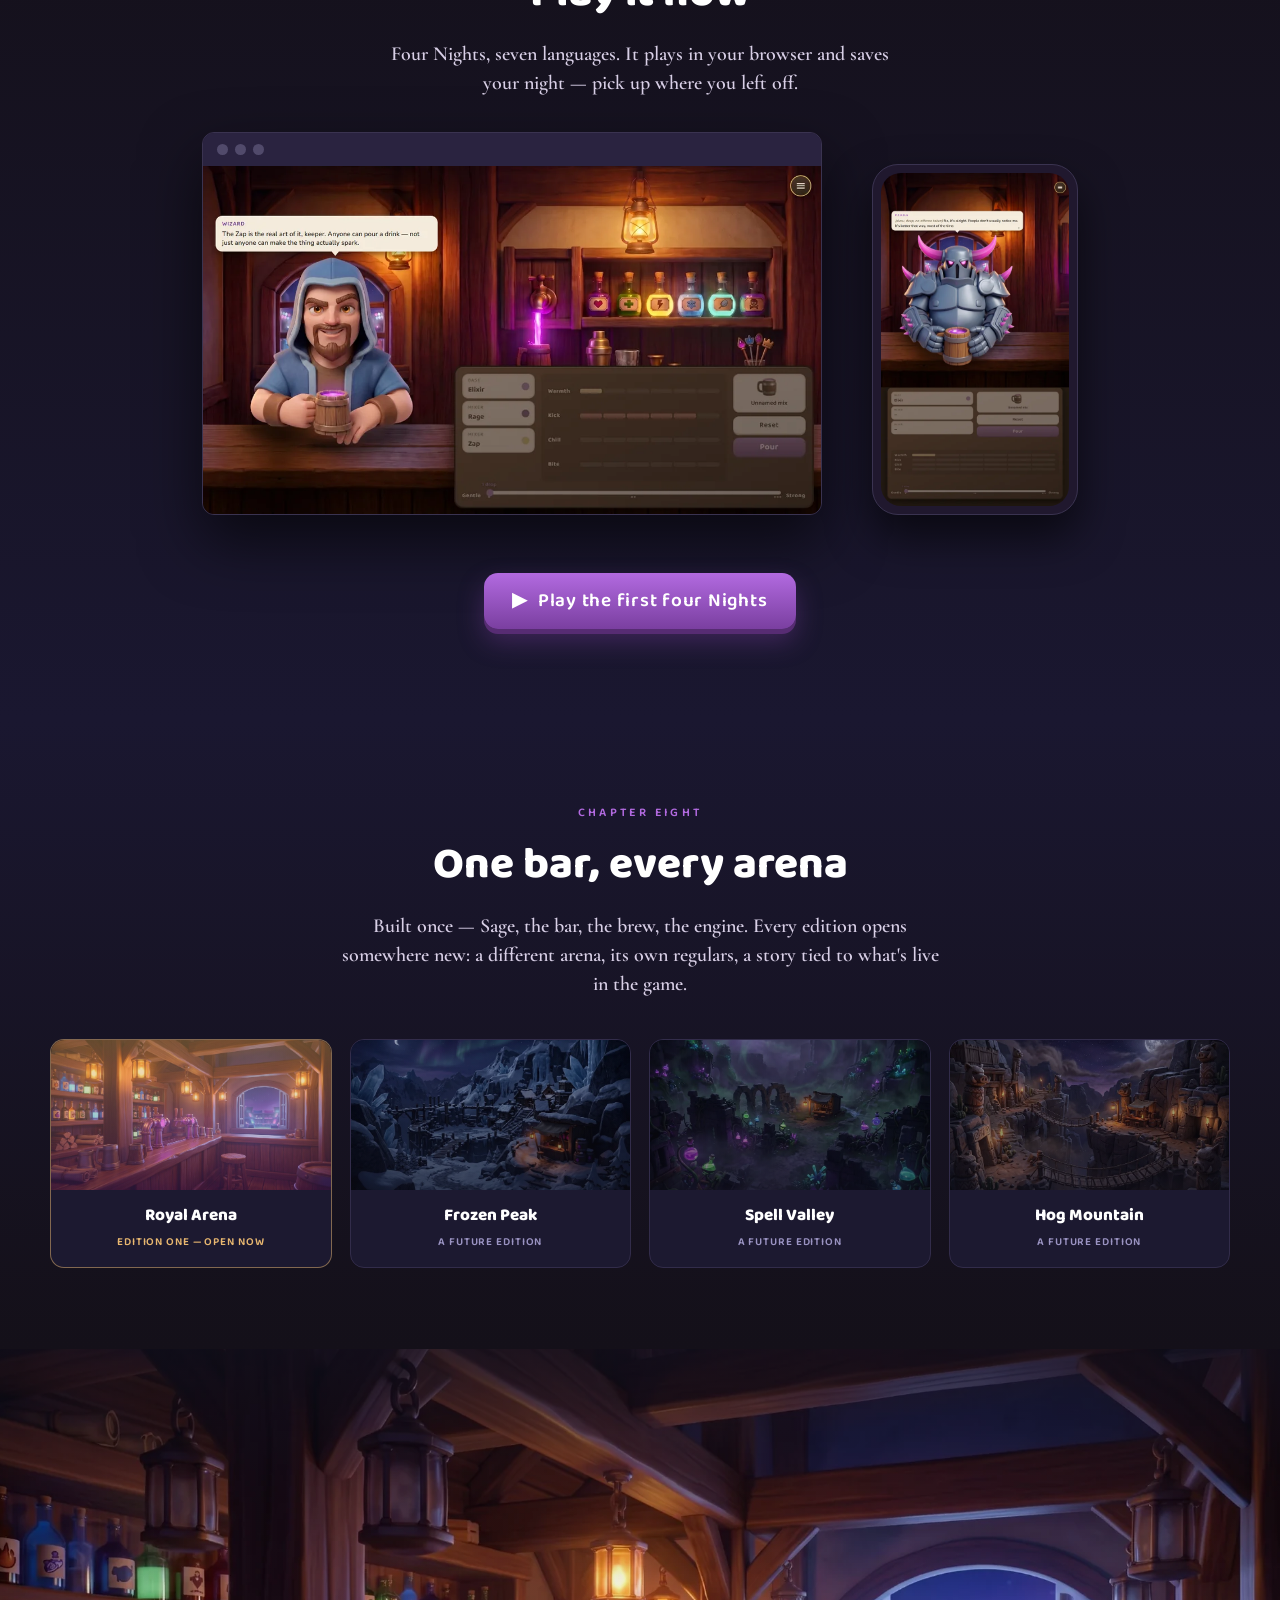
<file: site/index.html>
<!DOCTYPE html>
<html lang="en">
<head>
<meta charset="UTF-8">
<meta name="viewport" content="width=device-width, initial-scale=1">
<meta name="theme-color" content="#1C1B3A">
<title>Elixir Hour — a cosy live-ops companion for Clash Royale</title>
<meta name="description" content="Coffee Talk, in the Clash Royale universe. A cosy bar on the neutral ground between two warring kingdoms, where the fighters come to drink and talk once the arena closes.">
<!-- Canonical host: the static bundle is served at this domain (landing at /,
     game at /play/). Absolute URLs below because Facebook/LinkedIn require them
     for link previews; keep them in step if the domain ever moves. -->
<link rel="canonical" href="https://elixirhour.tessa-kerk.com/">
<meta property="og:title" content="Elixir Hour">
<meta property="og:description" content="Coffee Talk, in the Clash Royale universe. Play the first four Nights.">
<meta property="og:type" content="website">
<meta property="og:url" content="https://elixirhour.tessa-kerk.com/">
<meta property="og:site_name" content="Elixir Hour">
<!-- Link-preview image = a dedicated 1200x630 landscape OG hero (master scene +
     the Knight at the counter + the logo), so a share card fills the frame
     instead of the portrait Night Cap floating half-empty. Relative path on
     purpose: the deploy zip prepends the canonical host for the absolute URL
     Facebook/LinkedIn require (see Tools/build_deploy_zip.py). -->
<meta property="og:image" content="assets/img/og-share.jpg">
<meta property="og:image:width" content="1200">
<meta property="og:image:height" content="630">
<meta property="og:image:alt" content="Elixir Hour — the Knight leaning on Sage's bar counter with a glowing elixir tankard, the game's logo lit on the wall behind.">
<meta name="twitter:card" content="summary_large_image">
<meta name="twitter:title" content="Elixir Hour">
<meta name="twitter:description" content="Coffee Talk, in the Clash Royale universe. Play the first four Nights.">
<meta name="twitter:image" content="assets/img/og-share.jpg">
<link rel="icon" type="image/png" sizes="48x48" href="favicon-48.png">
<link rel="apple-touch-icon" href="apple-touch-icon.png">
<!-- Progressive enhancement: the scroll engine adds html.js once it wires up, so
     if the JS fails to load the pins collapse to composed frames (see scroll.js
     + the html:not(.js) fallback in site.css). -->
<link rel="preload" as="image" href="assets/img/bar.webp">
<link rel="preload" as="image" href="assets/img/logo.webp">
<link rel="stylesheet" href="css/site.css">
<link rel="stylesheet" href="css/scrollbar.css">
</head>
<body>

<!-- ======================= CHAPTER 1 — HERO (pinned) ======================= -->
<section class="pin-wrap hero-wrap" data-scene data-static="0" aria-label="Elixir Hour">
  <div class="pin hero">
    <img class="hero-bar" src="assets/img/bar.webp" alt="" aria-hidden="true">
    <div class="hero-scrim"></div>
    <canvas class="hero-fx" id="hero-fx" aria-hidden="true"></canvas>

    <div class="hero-content">
      <img class="hero-logo" src="assets/img/logo.webp" alt="Elixir Hour" width="1000" height="534">
      <h1 class="hero-logline">Coffee Talk, in the Clash Royale universe.</h1>
      <p class="hero-sub">A cosy bar on the neutral ground between two warring kingdoms — where the fighters come to drink and talk once the arena closes.</p>
      <a class="cta" href="../index.html" target="_blank" rel="noopener">▶&nbsp; Play the first four Nights</a>
      <ul class="chips">
        <!-- Product facts only (brief §0 product-first rule) — the making-of
             story lives in the case study + credits, not the hero. -->
        <li class="chip">4 playable Nights · 7 languages</li>
        <li class="chip">Plays free in your browser — portrait or landscape, nothing to install</li>
        <li class="chip">A new Edition with every season</li>
      </ul>
    </div>

    <div class="scrollcue">
      <img class="cue-tankard" src="assets/img/tankard.webp" alt="" aria-hidden="true">
      <span class="cue-label">Scroll</span>
    </div>
  </div>
</section>

<!-- ============= CHAPTER 2 — "the bar builds itself" (pinned) ============= -->
<section class="pin-wrap reveal-wrap" data-scene data-static="1" aria-label="The bar builds itself">
  <div class="pin bar-build">
    <div class="bb-stage">
      <img class="bb-bar" src="assets/img/bar.webp" width="1600" height="900" alt="Sage's bar at night" loading="lazy" decoding="async">
      <div class="bb-night"></div>
      <div class="bb-glow bb-tap"></div>
      <div class="bb-glow bb-lan bb-lan1"></div>
      <div class="bb-glow bb-lan bb-lan2"></div>
      <div class="bb-glow bb-lan bb-lan3"></div>

      <div class="margin-note note-lanterns">the lanterns make it a bar</div>
      <!-- arrow drawn in the painting's own 16:9 coords so its head always lands
           on the leftmost lantern (bb-lan1) at any viewport width -->
      <svg class="note-arrow" viewBox="0 0 1000 562" preserveAspectRatio="none" aria-hidden="true">
        <path class="na-line" d="M138 54 C 145 72, 149 86, 150 103"/>
        <path class="na-head" d="M143 96 L150 104 L157 95"/>
      </svg>

      <!-- the Knight (full-body) stands on the floorboards to the right; two dark
           contact cores, MEASURED from the artwork's alpha (one per boot sole),
           ground his boots. Tailspin fallback: no soft spread — two grounded
           cores read as "standing"; a misplaced puddle never does. -->
      <div class="bb-sole bb-sole-l"></div>
      <div class="bb-sole bb-sole-r"></div>
      <img class="bb-char" src="assets/img/knight-full.webp" width="770" height="1150" alt="" loading="lazy" decoding="async">
      <div class="bb-bubble">
        <span class="bb-speaker">The Knight</span>
        <span class="bb-line">Evening. You're new here, then.</span>
      </div>
    </div>

    <div class="bb-caption">
      <span class="eyebrow">Chapter two</span>
      <h2>The bar builds itself</h2>
      <p>The arena closes. The lanterns come up. The fighters come in, and you're the one behind the taps.</p>
    </div>
  </div>
</section>

<!-- ===================== BEAT — you play Sage ===================== -->
<section class="sage-wrap" aria-label="You play Sage">
  <div class="sage-inner">
    <img class="sage-fig" src="assets/img/sage.webp" width="461" height="1000" alt="Sage, the keeper of the bar" loading="lazy" decoding="async">
    <div class="sage-copy">
      <span class="eyebrow">You play Sage</span>
      <h2>Sage keeps the taps.<br>You decide what she pours.</h2>
      <p>Read the fighter in front of you, brew what fits, and the conversation opens. No combat, no fail state — just the keeper, the cup, and whoever walked in that night.</p>
    </div>
  </div>
</section>

<!-- ===== SECTION BREAKER (a) — the Empty Bar (full-bleed image moment) =====
     Pure image beat between the Sage intro and the regulars. Full-viewport
     width, ~70vh, scrim top+bottom for legibility, one Cormorant-italic line.
     Lazy-loaded; the slow 1.03->1.0 settle is driven by --bp (scroll.js),
     transform-only, and defaults to a static composed frame with no JS / under
     reduced motion. Focal interest is centre (the lit tap + pour) so a 360px
     centre-crop stays graceful. -->
<section class="breaker" data-breaker aria-label="The bar on the strip">
  <img class="breaker-img" src="assets/img/breaker-empty-bar.webp"
       width="1920" height="1072" loading="lazy" decoding="async"
       alt="Sage's empty bar on the border strip at night — lantern light, the elixir tap mid-pour, and the shelf of potion bottles.">
  <div class="breaker-scrim" aria-hidden="true"></div>
  <p class="breaker-line">The bar on the strip. Neutral ground.</p>
</section>

<!-- ================= CHAPTER 3 — meet the regulars (rail) ================= -->
<section class="pin-wrap rail-wrap" data-scene data-static="0.5" aria-label="Meet the regulars">
  <div class="pin rail">
    <div class="rail-head">
      <span class="eyebrow">Chapter three</span>
      <h2>Meet the regulars</h2>
    </div>
    <div class="rail-track">
      <figure class="reg" style="--pi:0; --c:#8fb0d8">
        <img class="reg-card" src="assets/img/cards/Knight.webp" width="365" height="500" alt="The Knight" loading="lazy" decoding="async">
        <figcaption class="reg-meta">
          <span class="reg-name">The Knight</span>
          <span class="reg-line">“I'm here most nights the arena's open. And on the nights it's shut, I turn up anyway.”</span>
        </figcaption>
      </figure>
      <figure class="reg" style="--pi:0.25; --c:#e0a35a">
        <img class="reg-card" src="assets/img/cards/Hog.webp" width="366" height="500" alt="The Hog Rider" loading="lazy" decoding="async">
        <figcaption class="reg-meta">
          <span class="reg-name">The Hog Rider</span>
          <span class="reg-line">“A drink ought to have a bit of personality.”</span>
        </figcaption>
      </figure>
      <figure class="reg" style="--pi:0.5; --c:#c78ce0">
        <img class="reg-card" src="assets/img/cards/Wizard.webp" width="365" height="500" alt="The Wizard" loading="lazy" decoding="async">
        <figcaption class="reg-meta">
          <span class="reg-name">The Wizard</span>
          <span class="reg-line">“Subtlety's a lost art these days.”</span>
        </figcaption>
      </figure>
      <figure class="reg" style="--pi:0.75; --c:#e58076">
        <img class="reg-card" src="assets/img/cards/Princess.webp" width="365" height="500" alt="The Princess" loading="lazy" decoding="async">
        <figcaption class="reg-meta">
          <span class="reg-name">The Princess</span>
          <span class="reg-line">“I know most things before most people do.”</span>
        </figcaption>
      </figure>
      <figure class="reg" style="--pi:1; --c:#cf94e2">
        <img class="reg-card" src="assets/img/cards/Pekka.webp" width="365" height="500" alt="P.E.K.K.A" loading="lazy" decoding="async">
        <figcaption class="reg-meta">
          <span class="reg-name">P.E.K.K.A</span>
          <span class="reg-line">“A butterfly just… lands. Doesn't ask. Doesn't judge.”</span>
        </figcaption>
      </figure>
    </div>
    <p class="rail-hint" aria-hidden="true">the regulars — you learn every one</p>
  </div>
</section>

<!-- ==================== CHAPTER 4 — the brew (pinned) ==================== -->
<section class="pin-wrap brew-wrap" data-scene data-static="1" aria-label="The brew">
  <div class="pin brew">
    <div class="brew-head">
      <span class="eyebrow">Chapter four</span>
      <h2>Read the mood. Pour to match.</h2>
    </div>
    <div class="brew-stage">
      <div class="brew-slots">
        <div class="bslot base"><small>Base</small><b>Elixir</b><i class="bdot" style="background:var(--elixir)"></i></div>
        <div class="bslot mix"><small>Mixer</small><b>Heal</b><i class="bdot" style="background:#4e9a51"></i></div>
      </div>
      <div class="tankard">
        <div class="tk-liquid"></div>
        <img src="assets/img/tankard.webp" alt="" aria-hidden="true" loading="lazy" decoding="async">
        <div class="tk-tick">✓</div>
      </div>
      <div class="brew-meters">
        <div class="mrow" style="--m:.55"><label>Warmth</label><div class="mbar"><i></i></div></div>
        <div class="mrow" style="--m:0"><label>Kick</label><div class="mbar"><i></i></div></div>
        <div class="mrow" style="--m:0"><label>Chill</label><div class="mbar"><i></i></div></div>
        <div class="mrow" style="--m:0"><label>Bite</label><div class="mbar"><i></i></div></div>
        <div class="dose"><span>Gentle</span><div class="dtrack"><i class="dpip"></i></div><span>Strong</span></div>
        <div class="recipe-name">The Usual</div>
      </div>
    </div>
    <div class="brew-caption"><p>No wrong drinks. But one of them writes tomorrow's news.</p></div>
  </div>
</section>

<!-- =============== CHAPTER 5 — you brew tomorrow's news =============== -->
<section class="pin-wrap herald-wrap" data-scene data-static="1" aria-label="You brew tomorrow's news">
  <div class="pin herald">
    <div class="herald-caption">
      <span class="eyebrow">Chapter five</span>
      <h2>You brew tomorrow's news</h2>
      <p>One cup you pour ripples into the next morning's Herald. It's one line in one headline, but it means the game remembers you — Coffee Talk forgets every drink the moment it's served.</p>
    </div>
    <article class="broadsheet">
      <p class="bs-mast">The Arena Herald</p>
      <div class="bs-inner">
        <div class="bs-ed">Ed. XLVII · the strip on the border</div>
        <p class="bs-head" style="--i:0">Crown Championship in Three Days</p>
        <p class="bs-story">
          <span class="bs-l" style="--i:1">Blue and Red to settle it under the King's own eye.</span>
          <span class="bs-l" style="--i:2">The greatest bout of the year draws near, and every fighter in the realm feels it — some with hunger, some with dread,</span>
          <span class="bs-l bs-ripple" style="--i:3">and a rare few with nothing but thirst.<i class="ripplemark" aria-hidden="true">⚗</i></span>
        </p>
        <div class="bs-note">↑ this line? you poured it.</div>
      </div>
    </article>
  </div>
</section>

<!-- ==================== CHAPTER 6 — the Tome ==================== -->
<section class="pin-wrap tome-wrap" data-scene data-static="1" aria-label="The Tome">
  <div class="pin tome-sec">
    <div class="tome-caption">
      <span class="eyebrow">Chapter six</span>
      <h2>The world fills in as you talk</h2>
      <p>Every regular gets a page in the Tome — a printed bio with Sage's own notes scribbled in the margin. Richer than any wiki, because it's personal. Content as friendship, not a checklist.</p>
    </div>
    <!-- the real Ledger, captured from the game (Hog Rider, stage 3). Desktop shows
         the full spread; on a phone a squeezed spread reads as accidentally cut off,
         so a deliberate single-page crop (the right page — bio + Sage's pinned note)
         is served via <picture> under the phone breakpoint. -->
    <div class="ledger">
      <div class="ledger-frame">
        <picture>
          <source media="(max-width:640px)" srcset="assets/img/ledger-hog-rider-mobile.webp" width="660" height="610">
          <img class="ledger-img" src="assets/img/ledger-hog.webp" width="1280" height="720" alt="The Hog Rider's page in the Regulars' Ledger — his printed bio with Sage's green pinned note in the margin." loading="lazy" decoding="async">
        </picture>
      </div>
    </div>
  </div>
</section>

<!-- ===== SECTION BREAKER (b) — the full cast (full-bleed image moment) =====
     The whole roster at the counter, between the Tome and the Play pitch.
     Focal interest is the centred Knight, so a 360px centre-crop keeps a face
     in frame. -->
<section class="breaker" data-breaker aria-label="The regulars are in.">
  <img class="breaker-img" src="assets/img/breaker-group.webp"
       width="1920" height="1072" loading="lazy" decoding="async"
       alt="All five regulars gathered at Sage's counter, each raising a tankard of glowing elixir.">
  <div class="breaker-scrim" aria-hidden="true"></div>
  <p class="breaker-line">The regulars are in.</p>
</section>

<!-- ==================== CHAPTER 7 — play it ==================== -->
<section class="play-wrap" aria-label="Play it">
  <div class="play-inner">
    <div class="play-head">
      <span class="eyebrow">Chapter seven</span>
      <h2>Play it now</h2>
      <p>Four Nights, seven languages. It plays in your browser and saves your night — pick up where you left off.</p>
    </div>
    <div class="devices">
      <div class="dev desktop">
        <div class="dev-bar"><i></i><i></i><i></i></div>
        <img src="assets/shots/serve.webp" width="1100" height="619" alt="Elixir Hour on desktop — the Wizard at the bar with the mixing panel open" loading="lazy" decoding="async">
      </div>
      <div class="dev phone">
        <img src="assets/shots/serve-portrait.webp" width="560" height="990" alt="Elixir Hour on a phone — P.E.K.K.A at the bar" loading="lazy" decoding="async">
      </div>
    </div>
    <a class="cta" href="../index.html" target="_blank" rel="noopener">▶&nbsp; Play the first four Nights</a>
  </div>
</section>

<!-- ============== CHAPTER 8 — one bar, every arena ============== -->
<section class="arenas-wrap" aria-label="One bar, every arena">
  <div class="arenas-inner">
    <div class="arenas-head">
      <span class="eyebrow">Chapter eight</span>
      <h2>One bar, every arena</h2>
      <p>Built once — Sage, the bar, the brew, the engine. Every edition opens somewhere new: a different arena, its own regulars, a story tied to what's live in the game.</p>
    </div>
    <div class="arena-strip">
      <div class="arena live">
        <div class="arena-art royal"></div>
        <span class="arena-name">Royal Arena</span>
        <span class="arena-tag">Edition one — open now</span>
      </div>
      <div class="arena soon">
        <div class="arena-art"><img src="assets/shots/frozen.webp" width="820" height="550" alt="Frozen Peak arena at night" loading="lazy" decoding="async"></div>
        <span class="arena-name">Frozen Peak</span>
        <span class="arena-tag">a future edition</span>
      </div>
      <div class="arena soon">
        <div class="arena-art"><img src="assets/shots/spell.webp" width="820" height="550" alt="Spell Valley arena at night" loading="lazy" decoding="async"></div>
        <span class="arena-name">Spell Valley</span>
        <span class="arena-tag">a future edition</span>
      </div>
      <div class="arena soon">
        <div class="arena-art"><img src="assets/shots/hog.webp" width="820" height="550" alt="Hog Mountain arena at night" loading="lazy" decoding="async"></div>
        <span class="arena-name">Hog Mountain</span>
        <span class="arena-tag">a future edition</span>
      </div>
    </div>
  </div>
</section>

<!-- ===== SECTION BREAKER (c) — the Bar Closed (full-bleed image moment) =====
     The cinematic close: the bar at rest, ahead of the maker-voice panel and
     the footer. Focal interest is the centred "Closed" sign + taps. -->
<section class="breaker breaker-end" data-breaker aria-label="Last call">
  <img class="breaker-img" src="assets/img/breaker-bar-closed.webp"
       width="1920" height="1072" loading="lazy" decoding="async"
       alt="Sage's bar at rest after closing — a 'Closed' sign on the counter, the shutters down and the lanterns dimmed for the night.">
  <div class="breaker-scrim" aria-hidden="true"></div>
  <p class="breaker-line">Last call.</p>
</section>

<!-- ============ CHAPTER 9 — "Behind the bar" (maker voice) ============
     A deliberate register switch from game voice to maker voice, on a parchment
     panel (brief §2 ch9). Placed after the format pitch, off the Play path.
     SHIPS HIDDEN behind the BEHIND_THE_BAR flag in js/flags.js (default OFF) so
     the case-study + deck links are never dead on the live site — flip the flag
     when /case-study/ and the deck PDF land.
     Copy is Tessa's final wording (07-07). CTA labels + BrawlHouse framing per
     the brief. Marginalia follows §0's two locked rules: the note is an add-on
     (an ordering hint), and its arrow flows FROM the note ONTO the case-study
     button. -->
<section class="behind-wrap" id="behind" aria-label="Behind the bar" hidden>
  <div class="behind-inner">
    <div class="behind-panel">
      <span class="eyebrow">Chapter nine</span>
      <h2>Behind the bar</h2>
      <p class="behind-lede">Elixir Hour is an original fan concept, not a Supercell product. I built it solo with AI — the concept, writing, art, and the code — as a working answer to a question I care about: how does a live game keep its community engaged in between updates? The game is the proof. The thinking behind it is in the case study, and the launch plan is in the deck.</p>

      <div class="behind-note" aria-hidden="true">
        <span class="margin-note">read this one first</span>
        <!-- the arrow leaves the note and lands ON the case-study button (§0 rule);
             positioned absolutely so it reaches down onto the button in both the
             desktop row and the stacked mobile layout -->
        <svg class="behind-arrow" viewBox="0 0 84 70" preserveAspectRatio="xMidYMid meet">
          <path class="na-line" d="M10 8 C 34 6, 58 20, 66 56"/>
          <path class="na-head" d="M52 48 L 67 60 L 73 43"/>
        </svg>
      </div>
      <div class="behind-ctas">
        <a class="cta" href="/case-study/">Read the case study</a>
        <!-- deck download temporarily removed 05-08-2026 pending re-export of the
             corrected deck (compliance claim on slide 11). Restore this line once
             the re-exported PDF ships:
        <a class="cta sage" href="/assets/elixir-hour-gtm.pdf" download>Download the GTM deck (PDF)</a>
        -->
      </div>
      <p class="behind-more"><a href="https://brawlhouse.tessa-kerk.com/">The BrawlHouse — the first format</a> <span class="more-arrow" aria-hidden="true">&rarr;</span></p>
    </div>
  </div>
</section>

<!-- ======================= CHAPTER 10 — FOOTER ======================= -->
<footer class="foot">
  <div class="foot-inner">
    <h2>Same time tomorrow?</h2>
    <a class="cta" href="../index.html" target="_blank" rel="noopener">▶&nbsp; Play Elixir Hour</a>
    <div class="foot-links">
      <a href="https://www.tessa-kerk.com">Portfolio</a>
      <a href="https://linkedin.com/in/tessa-kerk">LinkedIn</a>
      <a href="../index.html" target="_blank" rel="noopener">Play the game</a>
    </div>
    <p class="disclaimer">An original, speculative fan concept by Tessa Kerk. <strong>This material is unofficial and is not endorsed by Supercell.</strong> For more information see Supercell's Fan Content Policy: <a href="https://supercell.com/en/fan-content-policy/">www.supercell.com/fan-content-policy</a>. No official Supercell code or art files are included; the concept uses Clash Royale's characters and world. Built with AI throughout: writing, art, code and music.</p>
    <p class="foot-source"><a href="https://github.com/tessa-kerk/elixir-hour" target="_blank" rel="noopener">Source on GitHub<span class="ext" aria-hidden="true">&#8599;</span></a></p>
    <p class="byline">made by Tessa Kerk</p>
  </div>
</footer>

<script src="js/particles.js"></script>
<script src="js/scroll.js"></script>
<script src="js/scrollbar.js"></script>
<script src="js/flags.js"></script>
</body>
</html>
</file>
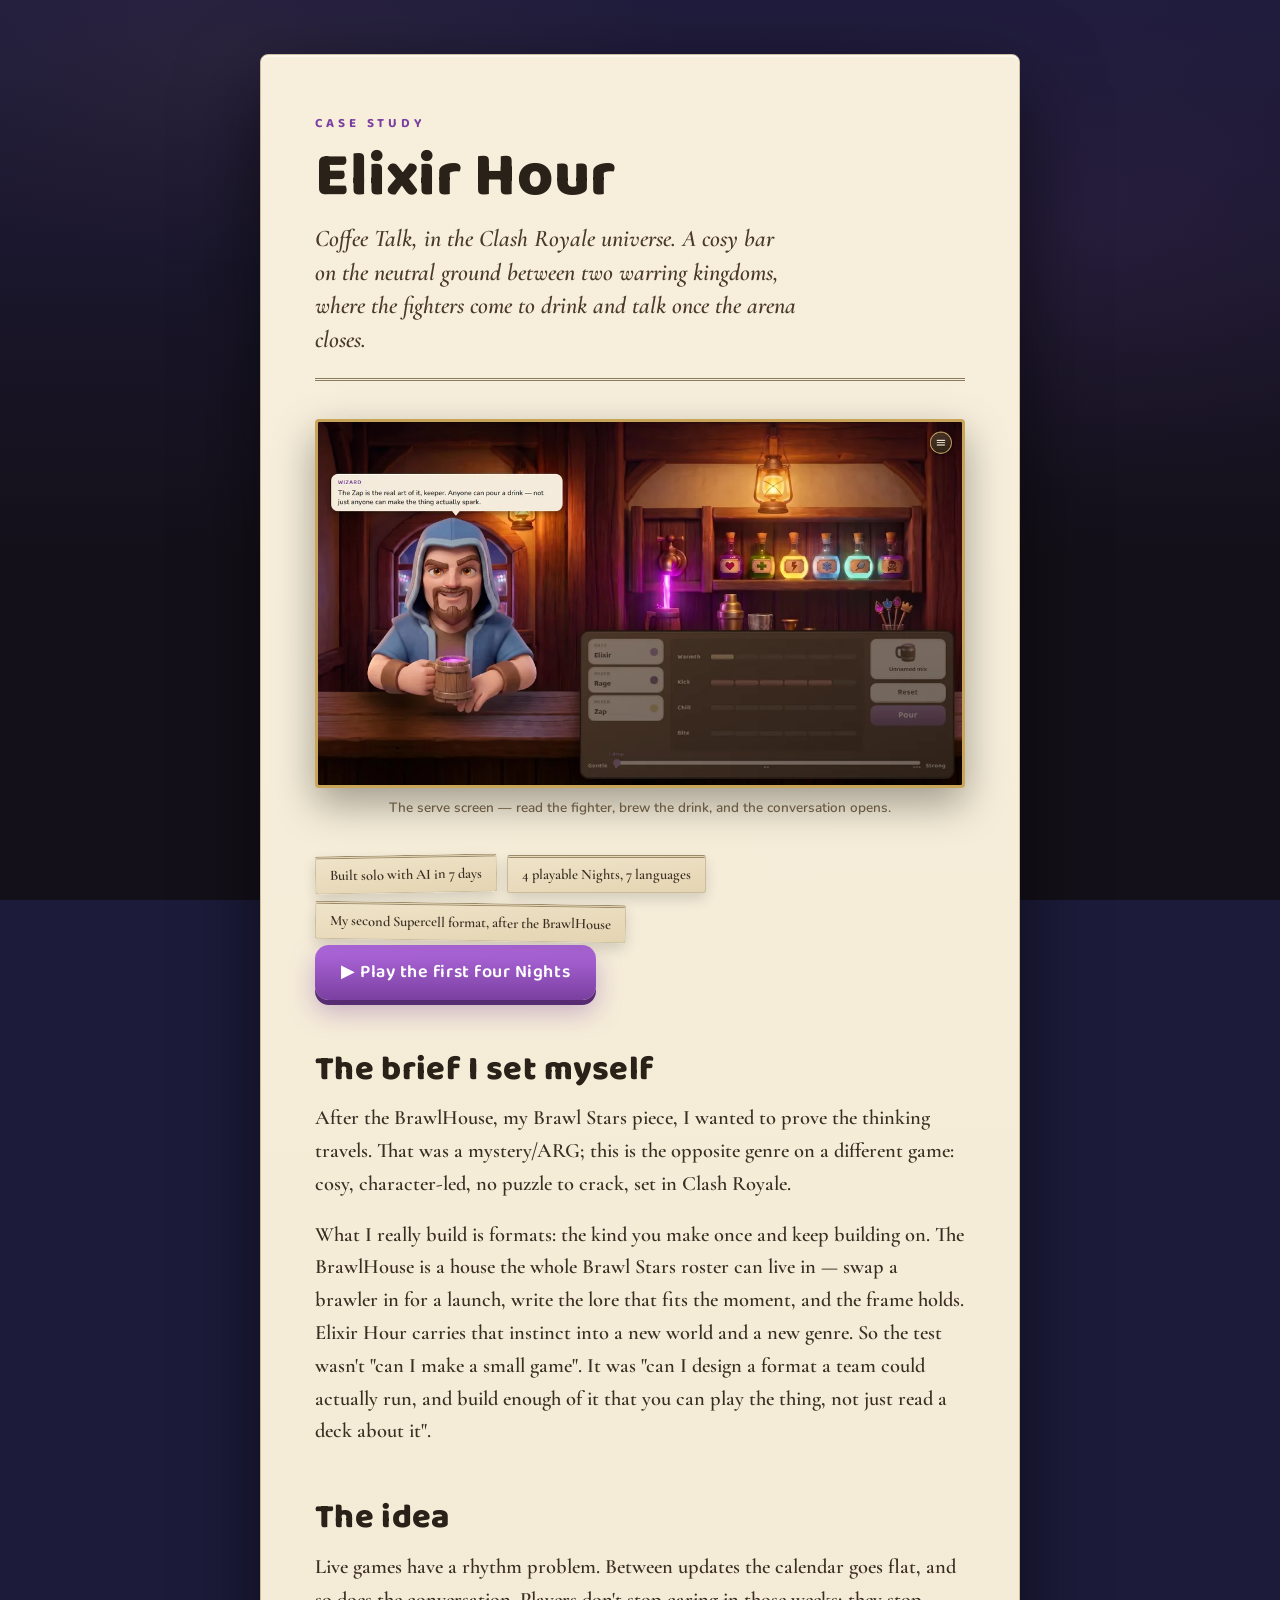
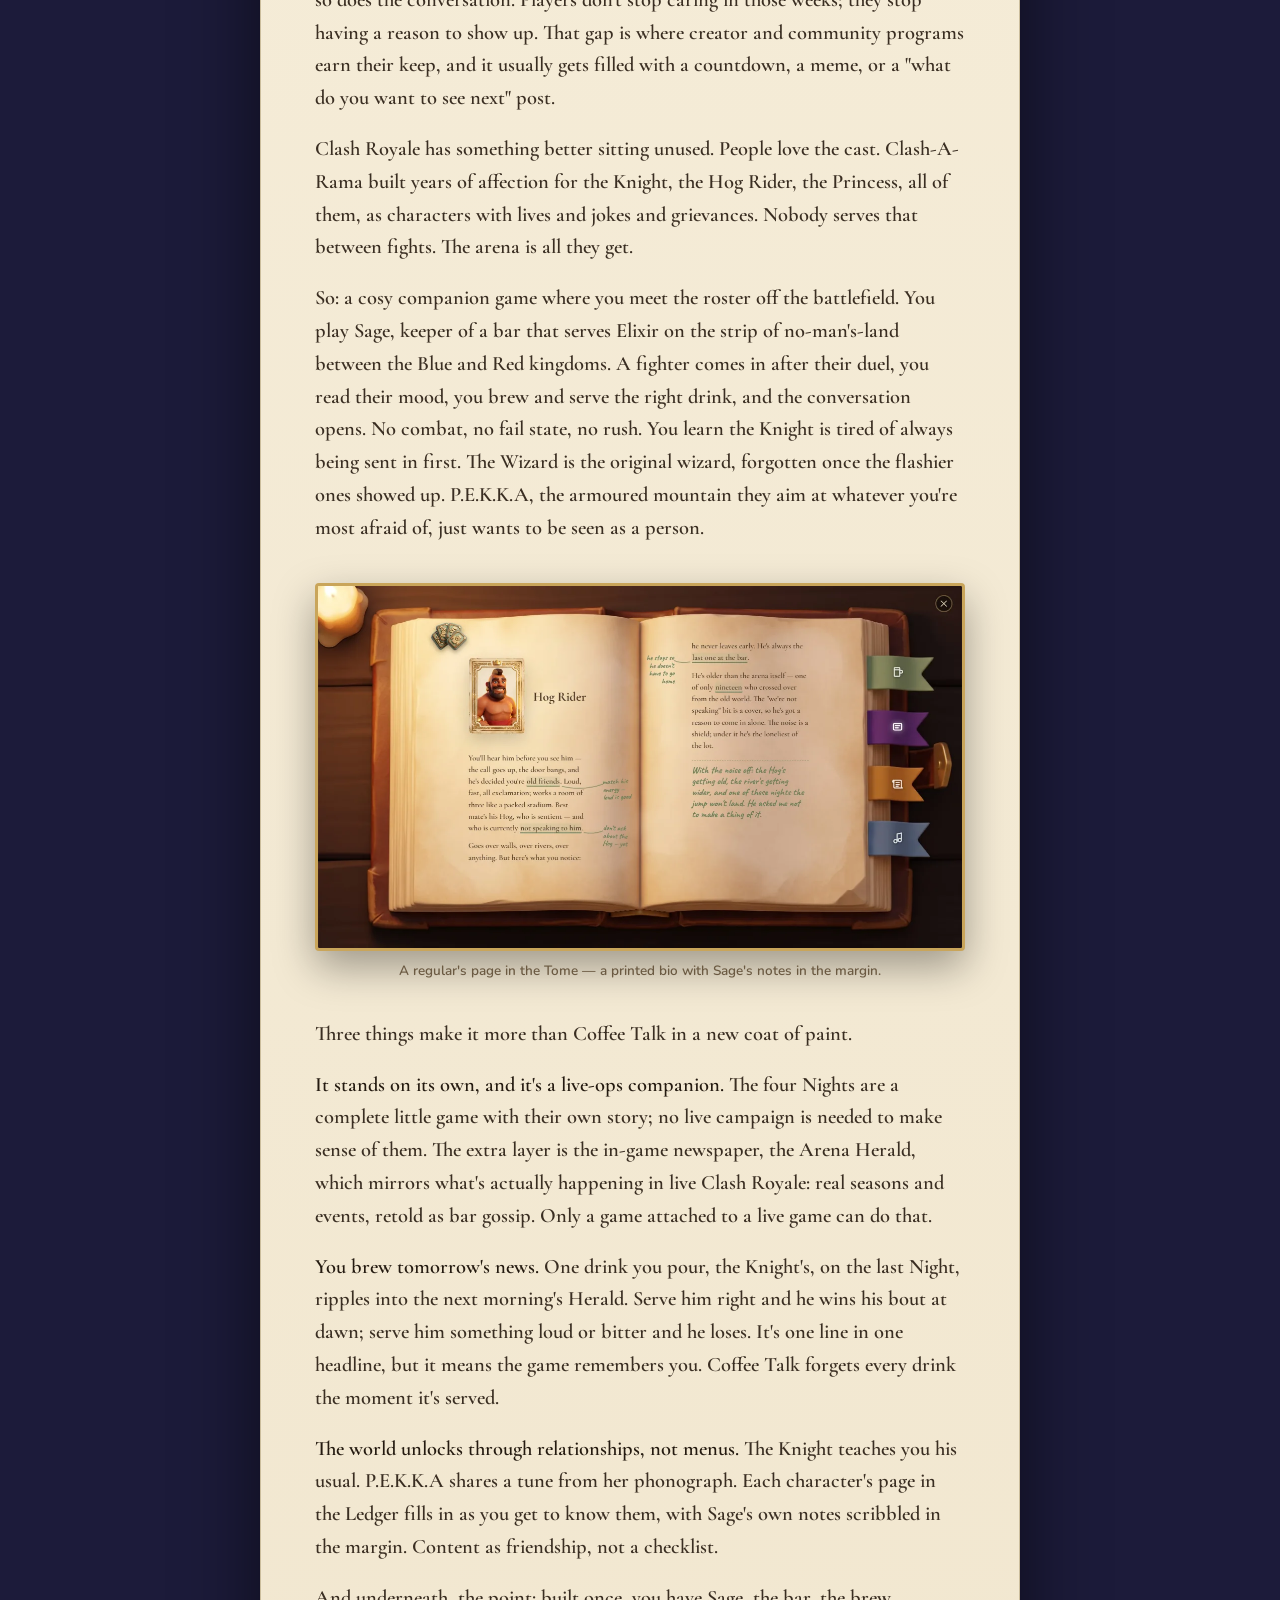
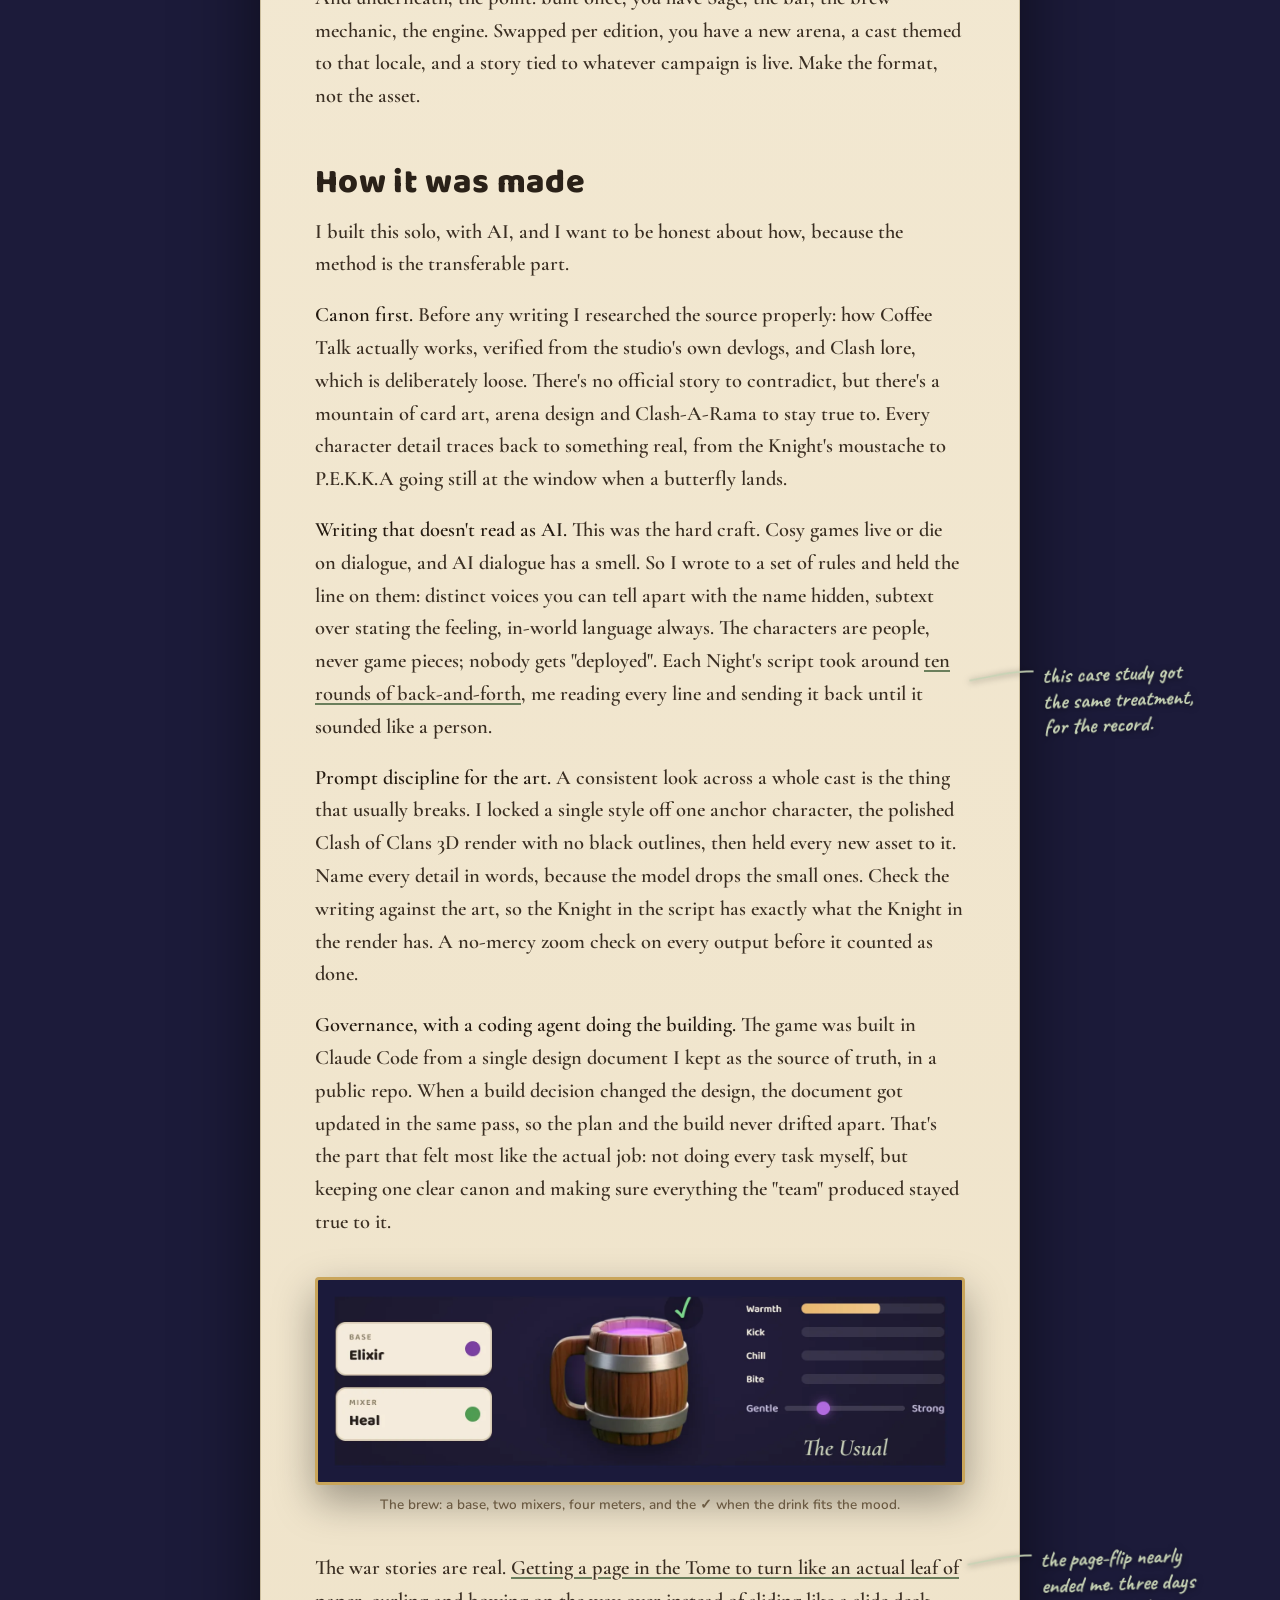
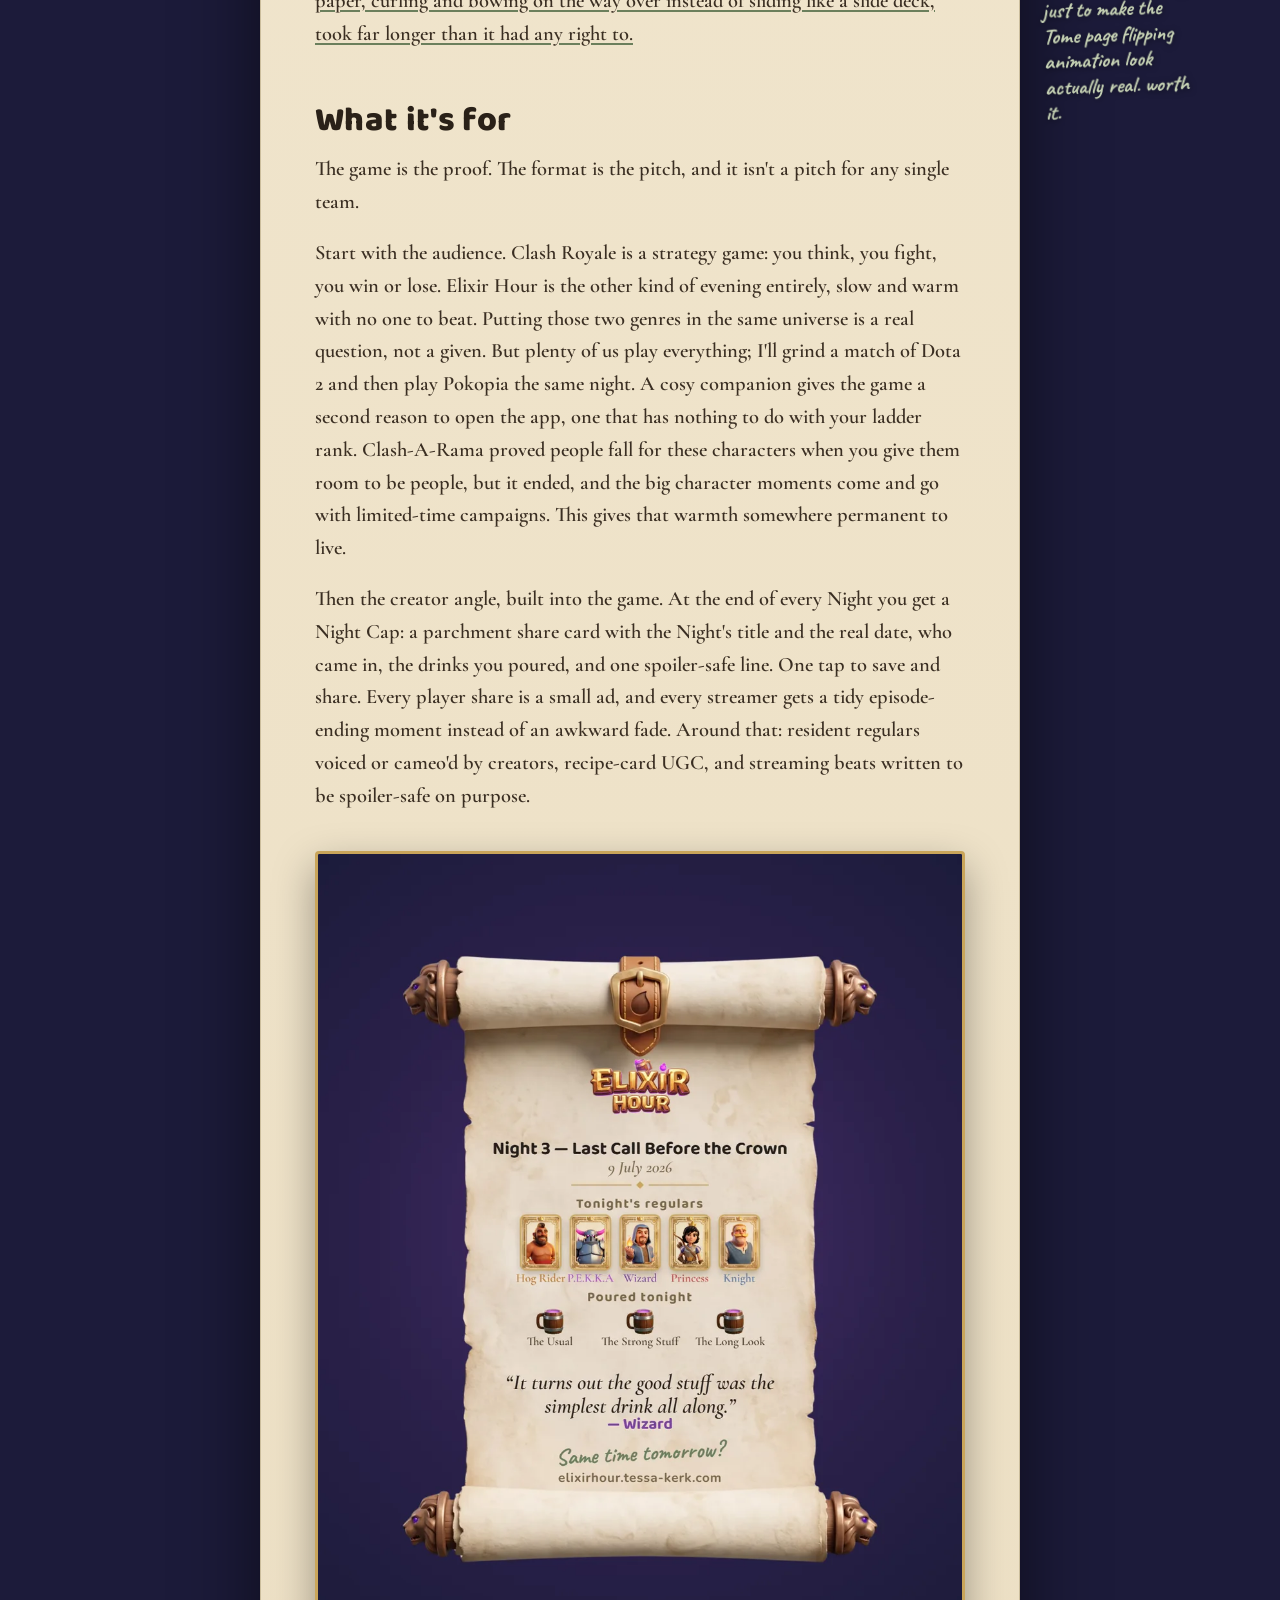
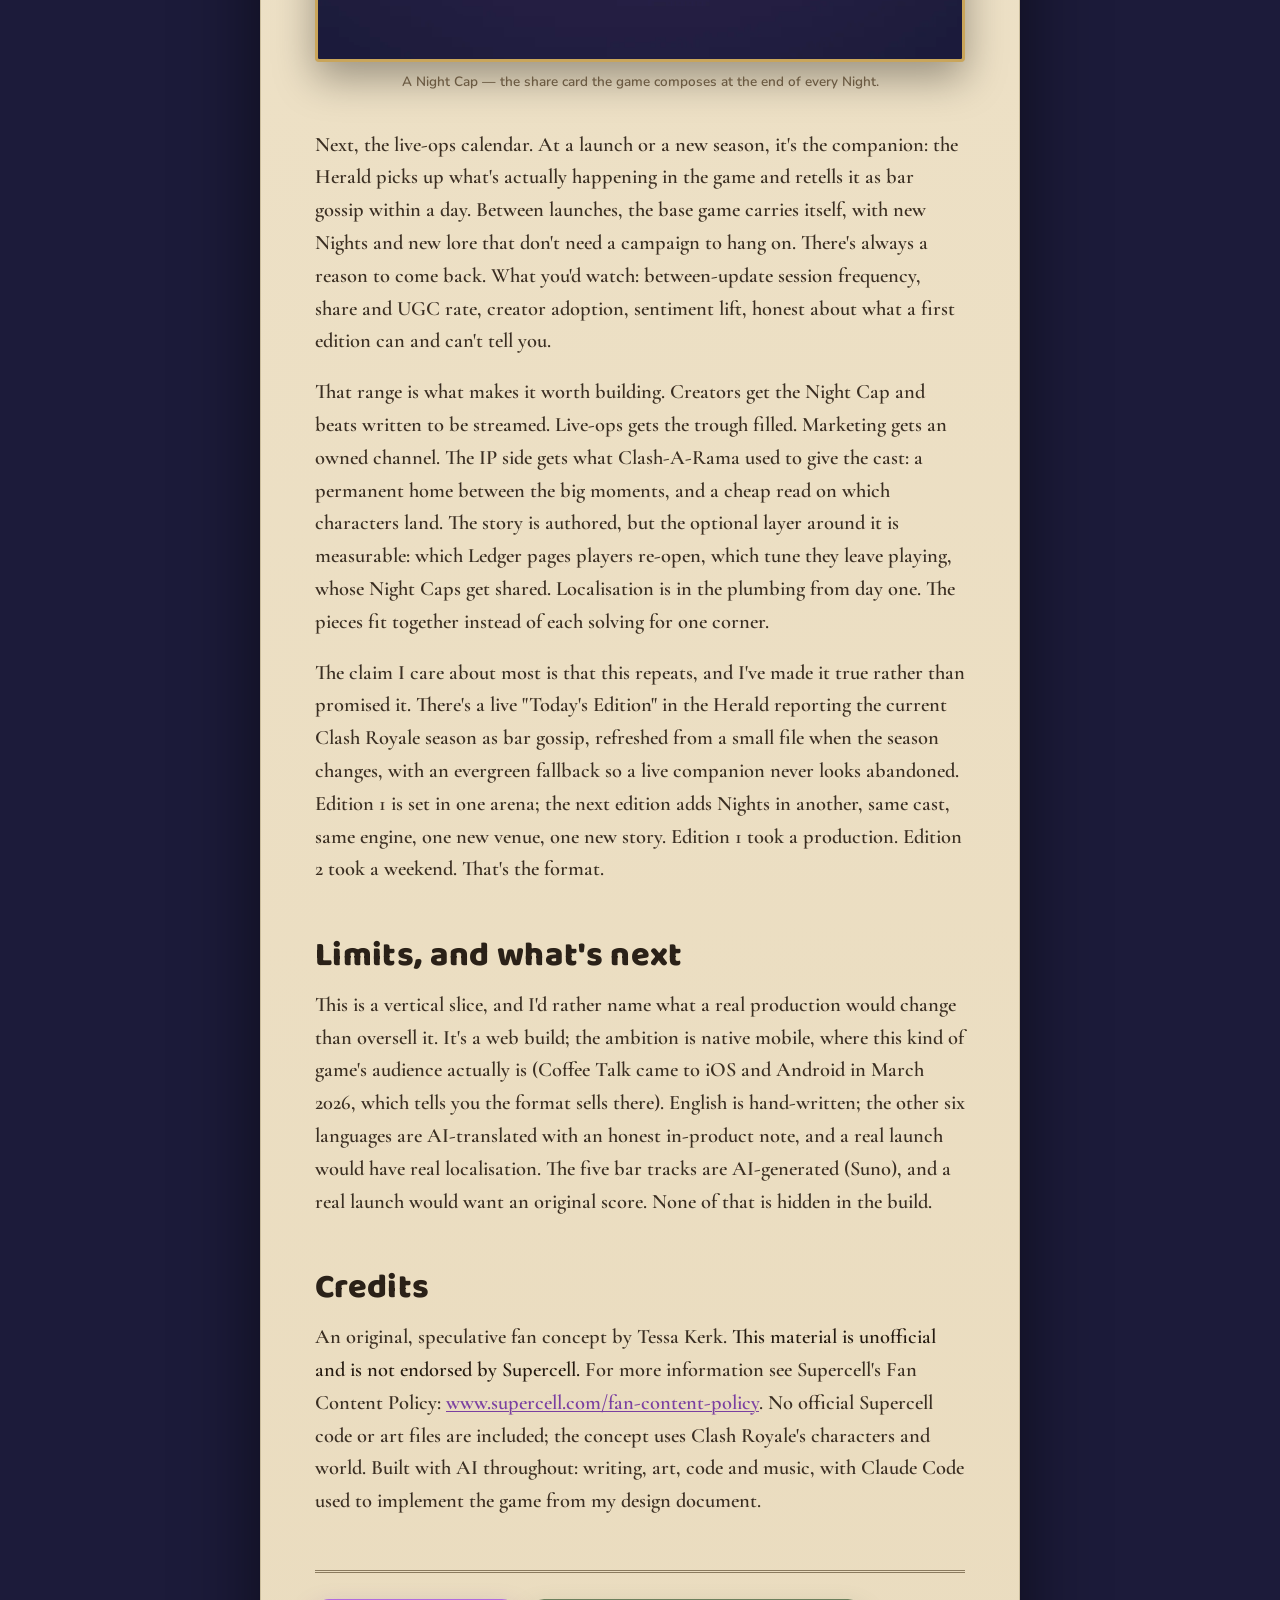
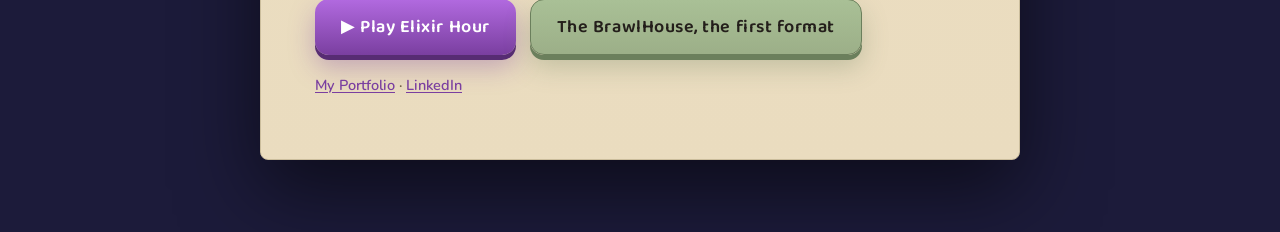
<file: site/case-study/index.html>
<!DOCTYPE html>
<html lang="en">
<head>
<meta charset="UTF-8">
<meta name="viewport" content="width=device-width, initial-scale=1">
<meta name="theme-color" content="#1C1B3A">
<title>Elixir Hour — the case study</title>
<meta name="description" content="Coffee Talk, in the Clash Royale universe — the case study behind Elixir Hour: the strategic idea, how it was made solo with AI, and how it would run at Supercell.">
<link rel="canonical" href="https://elixirhour.tessa-kerk.com/case-study/">
<meta property="og:title" content="Elixir Hour — the case study">
<meta property="og:description" content="Coffee Talk, in the Clash Royale universe — the case study behind Elixir Hour: the strategic idea, how it was made solo with AI, and how it would run at Supercell.">
<meta property="og:type" content="article">
<meta property="og:url" content="https://elixirhour.tessa-kerk.com/case-study/">
<meta property="og:site_name" content="Elixir Hour">
<!-- reuse the landing OG hero for now. ABSOLUTE URL on purpose: the deploy zip
     only absolutises the LANDING page's og tags, not this sub-page's, so
     crawlers need the full URL here to resolve it. -->
<meta property="og:image" content="https://elixirhour.tessa-kerk.com/assets/img/og-share.jpg">
<meta property="og:image:width" content="1200">
<meta property="og:image:height" content="630">
<meta property="og:image:alt" content="Elixir Hour — the Knight at Sage's bar counter with a glowing elixir tankard, the game's logo behind.">
<meta name="twitter:card" content="summary_large_image">
<meta name="twitter:title" content="Elixir Hour — the case study">
<meta name="twitter:description" content="Coffee Talk, in the Clash Royale universe — the case study behind Elixir Hour: the strategic idea, how it was made solo with AI, and how it would run at Supercell.">
<meta name="twitter:image" content="https://elixirhour.tessa-kerk.com/assets/img/og-share.jpg">
<link rel="icon" type="image/png" sizes="48x48" href="../favicon-48.png">
<link rel="apple-touch-icon" href="../apple-touch-icon.png">
<link rel="preload" as="image" href="img/shot-hero.webp">
<link rel="stylesheet" href="case-study.css">
<link rel="stylesheet" href="../css/scrollbar.css">
</head>
<body>
<main class="cs">
  <header class="cs-header">
    <span class="cs-kicker">Case study</span>
<h1>Elixir Hour</h1>
    <p class="cs-sub">Coffee Talk, in the Clash Royale universe. A cosy bar on the neutral ground between two warring kingdoms, where the fighters come to drink and talk once the arena closes.</p>
<div class="cs-rule" aria-hidden="true"></div>
  </header>

<figure class="cs-fig">
  <img src="img/shot-hero.webp" width="1100" height="619" alt="The serve screen — read the fighter, brew the drink, and the conversation opens." loading="lazy" decoding="async">
  <figcaption>The serve screen — read the fighter, brew the drink, and the conversation opens.</figcaption>
</figure>

<div class="cs-chips"><span class="cs-chip"><strong>Built solo with AI in 7 days</strong></span><span class="cs-chip"><strong>4 playable Nights, 7 languages</strong></span><span class="cs-chip"><strong>My second Supercell format, after the BrawlHouse</strong></span></div>

<p class="cs-cta"><a class="cta" href="/play/" target="_blank" rel="noopener">▶ Play the first four Nights</a></p>

<h2>The brief I set myself</h2>

<p>After the BrawlHouse, my Brawl Stars piece, I wanted to prove the thinking travels. That was a mystery/ARG; this is the opposite genre on a different game: cosy, character-led, no puzzle to crack, set in Clash Royale.</p>

<p>What I really build is formats: the kind you make once and keep building on. The BrawlHouse is a house the whole Brawl Stars roster can live in — swap a brawler in for a launch, write the lore that fits the moment, and the frame holds. Elixir Hour carries that instinct into a new world and a new genre. So the test wasn't "can I make a small game". It was "can I design a format a team could actually run, and build enough of it that you can play the thing, not just read a deck about it".</p>

<h2>The idea</h2>

<p>Live games have a rhythm problem. Between updates the calendar goes flat, and so does the conversation. Players don't stop caring in those weeks; they stop having a reason to show up. That gap is where creator and community programs earn their keep, and it usually gets filled with a countdown, a meme, or a "what do you want to see next" post.</p>

<p>Clash Royale has something better sitting unused. People love the cast. Clash-A-Rama built years of affection for the Knight, the Hog Rider, the Princess, all of them, as characters with lives and jokes and grievances. Nobody serves that between fights. The arena is all they get.</p>

<p>So: a cosy companion game where you meet the roster off the battlefield. You play Sage, keeper of a bar that serves Elixir on the strip of no-man's-land between the Blue and Red kingdoms. A fighter comes in after their duel, you read their mood, you brew and serve the right drink, and the conversation opens. No combat, no fail state, no rush. You learn the Knight is tired of always being sent in first. The Wizard is the original wizard, forgotten once the flashier ones showed up. P.E.K.K.A, the armoured mountain they aim at whatever you're most afraid of, just wants to be seen as a person.</p>

<figure class="cs-fig">
  <img src="img/shot-ledger.webp" width="1280" height="720" alt="A regular's page in the Tome — a printed bio with Sage's notes in the margin." loading="lazy" decoding="async">
  <figcaption>A regular's page in the Tome — a printed bio with Sage's notes in the margin.</figcaption>
</figure>

<p>Three things make it more than Coffee Talk in a new coat of paint.</p>

<p><strong>It stands on its own, and it's a live-ops companion.</strong> The four Nights are a complete little game with their own story; no live campaign is needed to make sense of them. The extra layer is the in-game newspaper, the Arena Herald, which mirrors what's actually happening in live Clash Royale: real seasons and events, retold as bar gossip. Only a game attached to a live game can do that.</p>

<p><strong>You brew tomorrow's news.</strong> One drink you pour, the Knight's, on the last Night, ripples into the next morning's Herald. Serve him right and he wins his bout at dawn; serve him something loud or bitter and he loses. It's one line in one headline, but it means the game remembers you. Coffee Talk forgets every drink the moment it's served.</p>

<p><strong>The world unlocks through relationships, not menus.</strong> The Knight teaches you his usual. P.E.K.K.A shares a tune from her phonograph. Each character's page in the Ledger fills in as you get to know them, with Sage's own notes scribbled in the margin. Content as friendship, not a checklist.</p>

<p>And underneath, the point: built once, you have Sage, the bar, the brew mechanic, the engine. Swapped per edition, you have a new arena, a cast themed to that locale, and a story tied to whatever campaign is live. Make the format, not the asset.</p>

<h2>How it was made</h2>

<p>I built this solo, with AI, and I want to be honest about how, because the method is the transferable part.</p>

<p><strong>Canon first.</strong> Before any writing I researched the source properly: how Coffee Talk actually works, verified from the studio's own devlogs, and Clash lore, which is deliberately loose. There's no official story to contradict, but there's a mountain of card art, arena design and Clash-A-Rama to stay true to. Every character detail traces back to something real, from the Knight's moustache to P.E.K.K.A going still at the window when a butterfly lands.</p>

<div class="cs-annot cs-annot-1">
  <aside class="cs-note" aria-hidden="true"><span class="margin-note">this case study got the same treatment, for the record.</span><svg class="cs-arrow cs-arrow-d" viewBox="0 0 100 22" preserveAspectRatio="xMidYMid meet" aria-hidden="true"><path class="na-line" d="M97 6 C 66 3, 30 13, 3 16"/></svg><svg class="cs-arrow cs-arrow-m" viewBox="0 0 22 60" preserveAspectRatio="xMidYMid meet" aria-hidden="true"><path class="na-line" d="M11 3 C 8 22, 14 40, 16 56"/></svg></aside>
  <p><strong>Writing that doesn't read as AI.</strong> This was the hard craft. Cosy games live or die on dialogue, and AI dialogue has a smell. So I wrote to a set of rules and held the line on them: distinct voices you can tell apart with the name hidden, subtext over stating the feeling, in-world language always. The characters are people, never game pieces; nobody gets "deployed". Each Night's script took around <span class="cs-target">ten rounds of back-and-forth</span>, me reading every line and sending it back until it sounded like a person.</p>
</div>

<p><strong>Prompt discipline for the art.</strong> A consistent look across a whole cast is the thing that usually breaks. I locked a single style off one anchor character, the polished Clash of Clans 3D render with no black outlines, then held every new asset to it. Name every detail in words, because the model drops the small ones. Check the writing against the art, so the Knight in the script has exactly what the Knight in the render has. A no-mercy zoom check on every output before it counted as done.</p>

<p><strong>Governance, with a coding agent doing the building.</strong> The game was built in Claude Code from a single design document I kept as the source of truth, in a public repo. When a build decision changed the design, the document got updated in the same pass, so the plan and the build never drifted apart. That's the part that felt most like the actual job: not doing every task myself, but keeping one clear canon and making sure everything the "team" produced stayed true to it.</p>

<figure class="cs-fig">
  <img src="img/shot-brew.webp" width="1532" height="482" alt="The brew: a base, two mixers, four meters, and the ✓ when the drink fits the mood." loading="lazy" decoding="async">
  <figcaption>The brew: a base, two mixers, four meters, and the ✓ when the drink fits the mood.</figcaption>
</figure>

<div class="cs-annot cs-annot-2">
  <aside class="cs-note" aria-hidden="true"><span class="margin-note">the page-flip nearly ended me. three days just to make the Tome page flipping animation look actually real. worth it.</span><svg class="cs-arrow cs-arrow-d" viewBox="0 0 100 22" preserveAspectRatio="xMidYMid meet" aria-hidden="true"><path class="na-line" d="M97 6 C 66 3, 30 13, 3 16"/></svg><svg class="cs-arrow cs-arrow-m" viewBox="0 0 22 60" preserveAspectRatio="xMidYMid meet" aria-hidden="true"><path class="na-line" d="M11 3 C 8 22, 14 40, 16 56"/></svg></aside>
  <p>The war stories are real. <span class="cs-target">Getting a page in the Tome to turn like an actual leaf of paper, curling and bowing on the way over instead of sliding like a slide deck, took far longer than it had any right to.</span></p>
</div>

<h2>What it's for</h2>

<p>The game is the proof. The format is the pitch, and it isn't a pitch for any single team.</p>

<p>Start with the audience. Clash Royale is a strategy game: you think, you fight, you win or lose. Elixir Hour is the other kind of evening entirely, slow and warm with no one to beat. Putting those two genres in the same universe is a real question, not a given. But plenty of us play everything; I'll grind a match of Dota 2 and then play Pokopia the same night. A cosy companion gives the game a second reason to open the app, one that has nothing to do with your ladder rank. Clash-A-Rama proved people fall for these characters when you give them room to be people, but it ended, and the big character moments come and go with limited-time campaigns. This gives that warmth somewhere permanent to live.</p>

<p>Then the creator angle, built into the game. At the end of every Night you get a Night Cap: a parchment share card with the Night's title and the real date, who came in, the drinks you poured, and one spoiler-safe line. One tap to save and share. Every player share is a small ad, and every streamer gets a tidy episode-ending moment instead of an awkward fade. Around that: resident regulars voiced or cameo'd by creators, recipe-card UGC, and streaming beats written to be spoiler-safe on purpose.</p>

<figure class="cs-fig">
  <img src="img/shot-nightcap.webp" width="1000" height="1250" alt="A Night Cap — the share card the game composes at the end of every Night." loading="lazy" decoding="async">
  <figcaption>A Night Cap — the share card the game composes at the end of every Night.</figcaption>
</figure>

<p>Next, the live-ops calendar. At a launch or a new season, it's the companion: the Herald picks up what's actually happening in the game and retells it as bar gossip within a day. Between launches, the base game carries itself, with new Nights and new lore that don't need a campaign to hang on. There's always a reason to come back. What you'd watch: between-update session frequency, share and UGC rate, creator adoption, sentiment lift, honest about what a first edition can and can't tell you.</p>

<p>That range is what makes it worth building. Creators get the Night Cap and beats written to be streamed. Live-ops gets the trough filled. Marketing gets an owned channel. The IP side gets what Clash-A-Rama used to give the cast: a permanent home between the big moments, and a cheap read on which characters land. The story is authored, but the optional layer around it is measurable: which Ledger pages players re-open, which tune they leave playing, whose Night Caps get shared. Localisation is in the plumbing from day one. The pieces fit together instead of each solving for one corner.</p>

<p>The claim I care about most is that this repeats, and I've made it true rather than promised it. There's a live "Today's Edition" in the Herald reporting the current Clash Royale season as bar gossip, refreshed from a small file when the season changes, with an evergreen fallback so a live companion never looks abandoned. Edition 1 is set in one arena; the next edition adds Nights in another, same cast, same engine, one new venue, one new story. Edition 1 took a production. Edition 2 took a weekend. That's the format.</p>

<h2>Limits, and what's next</h2>

<p>This is a vertical slice, and I'd rather name what a real production would change than oversell it. It's a web build; the ambition is native mobile, where this kind of game's audience actually is (Coffee Talk came to iOS and Android in March 2026, which tells you the format sells there). English is hand-written; the other six languages are AI-translated with an honest in-product note, and a real launch would have real localisation. The five bar tracks are AI-generated (Suno), and a real launch would want an original score. None of that is hidden in the build.</p>

<h2>Credits</h2>

<p>An original, speculative fan concept by Tessa Kerk. <strong>This material is unofficial and is not endorsed by Supercell.</strong> For more information see Supercell's Fan Content Policy: <a href="https://supercell.com/en/fan-content-policy/">www.supercell.com/fan-content-policy</a>. No official Supercell code or art files are included; the concept uses Clash Royale's characters and world. Built with AI throughout: writing, art, code and music, with Claude Code used to implement the game from my design document.</p>

<footer class="cs-foot">
  <div class="cs-foot-btns"><a class="cta" href="/play/" target="_blank" rel="noopener">▶ Play Elixir Hour</a><a class="cta sage" href="https://brawlhouse.tessa-kerk.com/">The BrawlHouse, the first format</a></div>
  <p class="cs-foot-links"><a href="https://www.tessa-kerk.com">My Portfolio</a> · <a href="https://linkedin.com/in/tessa-kerk">LinkedIn</a></p>
</footer>
</main>
<script src="../js/scrollbar.js"></script>
</body>
</html>
</file>
<file: css/fonts.css>
/* Self-hosted fonts (latin subset, woff2, SIL OFL) — downloaded from Google
   Fonts once and served locally so the game has zero external runtime
   dependencies and works fully offline from file://. Baloo 2, Nunito and
   Cormorant Garamond are variable fonts: one file covers the weight range. */
@font-face{font-family:'Baloo 2';font-style:normal;font-weight:600 800;font-display:swap;src:url('../assets/fonts/Baloo2-600.woff2') format('woff2');}
@font-face{font-family:'Caveat';font-style:normal;font-weight:700;font-display:swap;src:url('../assets/fonts/Caveat-700.woff2') format('woff2');}
@font-face{font-family:'Cormorant Garamond';font-style:normal;font-weight:600 700;font-display:swap;src:url('../assets/fonts/CormorantGaramond-600.woff2') format('woff2');}
@font-face{font-family:'Cormorant Garamond';font-style:italic;font-weight:600;font-display:swap;src:url('../assets/fonts/CormorantGaramond-600i.woff2') format('woff2');}
@font-face{font-family:'Nunito';font-style:normal;font-weight:600 800;font-display:swap;src:url('../assets/fonts/Nunito-600.woff2') format('woff2');}
@font-face{font-family:'Pirata One';font-style:normal;font-weight:400;font-display:swap;src:url('../assets/fonts/PirataOne-400.woff2') format('woff2');}
</file>
<file: css/main.css>
/* Elixir Hour — global styles. Palette per GDD §12 (roles fixed). */
:root{
  --sage:#9CAF88; --sage-deep:#6B7F5C; --sage-pale:#C7D3B5;
  --elixir:#7A3FA0; --glow:#B26AE0;
  --wood-dark:#3A2A20; --wood:#6E4B2A; --amber:#E8B770;
  --night:#1C1B3A; --cream:#F4ECDD; --charcoal:#241F1B;
  --blue:#2E6FD6; --red:#C8392F;          /* accents only — never dominant */
  --gold:#c9a55a; --ink:#4a3a28; --ink-soft:#7a6748;
}
*{box-sizing:border-box; margin:0; padding:0;}
html,body{height:100%;}
/* -webkit-text-size-adjust:100% disables iOS Safari's automatic text INFLATION — without it
   Safari boosts text it deems too small, so the Small text-size step (0.9×, ~7px once the
   720 stage is scaled to a phone) was being blown up bigger than Default (Tessa 12-07). Keeps
   every text-size step faithful to what --text-scale sets. */
body{background:#141019; font-family:'Nunito',sans-serif; overflow:hidden;
  -webkit-text-size-adjust:100%; text-size-adjust:100%;}

/* The stage: everything is laid out in a fixed 1280×720 design space
   (the mockup's reference resolution) and the whole stage scales to fit
   the window — see src/stage.js. */
#viewport{position:fixed; inset:0;}
#stage{position:absolute; left:0; top:0; width:1280px; height:720px; overflow:hidden;
  background:var(--night); transform-origin:0 0; user-select:none;
  /* --text-scale (WS1, mobile-polish): a single multiplier the player-facing type ramp
     derives from — every reading surface's font-size is calc(px * var(--text-scale)).
     Default 1 → calc(px*1) === px, so desktop at Default is pixel-identical to before.
     Set live from Settings (Small/Default/Large/Extra Large) and at boot from Prefs.
     Chrome (build stamp, dev bar, mixing-panel labels, buttons) is deliberately NOT
     routed through it, so tightly-tuned fixed geometry never resizes.
     --paper-cap caps the two FIXED paper props (Herald interstitial + epilogue) that
     can't paginate: their article area has ~0 headroom at the signed-off size, so even
     +5% reflows a line off the parchment (verified, cap_find). The paper text follows
     the ramp only up to this cap (default 1 = holds its signed-off size, never clips;
     Small still shrinks it via the min()). WS2's taller portrait paper prop can raise
     this so the Herald scales up too. */
  --text-scale:1; --paper-cap:1;}
.screen{position:absolute; inset:0; display:none;}
/* §11 scene transitions (round 8/9): a layout change fades the new screen in
   (never a hard pop); within a layout, expression/character swaps cross-fade via
   the .scene-layer / .duo-cut opacity transitions. */
.screen.active{display:block; animation:screenfade .26s ease;}
@keyframes screenfade{from{opacity:0;} to{opacity:1;}}
/* prefers-reduced-motion: drop the layout drift; the opacity fades stay (that IS
   the reduced-motion fallback the GDD asks for) but instant enough to be calm. */
@media (prefers-reduced-motion: reduce){
  .screen.active{animation:none;}
  .scene-layer, .duo-cut{transition-duration:.06s;}
  /* NOTE: the §R18 mixer-hint override lives beside .slot.hint further down — a media query
     adds no specificity, so an override up here would simply lose to the later rule. */
}
/* R13: layout-change DIP — a warm near-dark camera cut between serve/duo/group.
   Sits above the scene + HUD (z12) but below the Tome/overlays (z30+). Fades IN
   fast (200ms) to cover the old layout, the screen swaps under it, then OUT (250ms)
   to reveal the new one. While dipping the screenfade is suppressed so the dip is
   the only reveal (no double animation). */
#dip{position:absolute; inset:0; z-index:20; background:#160d07; opacity:0;
  pointer-events:none; transition:opacity .25s ease-out;}
#dip.on{opacity:1; transition:opacity .2s ease-in;}
#stage.dipping .screen.active{animation:none;}

/* buttons (mockup style) */
.btn{font-family:'Baloo 2',cursive; font-size:20px; border:none; border-radius:12px; padding:11px 1.4em;
  cursor:pointer; letter-spacing:.05em; line-height:1.2;
  background:linear-gradient(180deg,#fdf6e8,var(--cream)); color:var(--charcoal); box-shadow:0 4px 0 #b7a888;}
.btn.primary{background:linear-gradient(180deg,var(--glow),var(--elixir)); color:#fff; box-shadow:0 4px 0 #572c73;}
.btn.sage{background:linear-gradient(180deg,var(--sage-pale),var(--sage)); color:var(--charcoal); box-shadow:0 4px 0 var(--sage-deep);}
.btn:active{transform:translateY(2px); box-shadow:none;}
.btn:disabled{opacity:.45; cursor:default;}
.btn:disabled:active{transform:none; box-shadow:0 4px 0 #b7a888;}
.btn.small{font-size:15px; padding:8px 26px;}
/* round 11: a long title label splits into a main line + a smaller sub-line so no
   word orphans onto a line of its own (§11). */
.btn.two-line{display:flex; flex-direction:column; align-items:center; gap:1px; line-height:1.05; padding-top:8px; padding-bottom:9px;}
.btn-main{font-family:'Baloo 2',cursive; font-size:20px;}
.btn-sub{font-family:'Nunito',sans-serif; font-size:12.5px; font-weight:700; opacity:.85; letter-spacing:.01em; text-transform:none;}

/* ---------- TITLE / LOADING ---------- */
#title-bg{width:100%; height:100%; object-fit:cover; filter:brightness(.85);}
#fx{position:absolute; inset:0; width:100%; height:100%; pointer-events:none;}
#title-logo{position:absolute; top:9%; left:50%; transform:translateX(-50%); width:44%;
  filter:drop-shadow(0 0 22px rgba(178,106,224,.35));}  /* soft Elixir glow re-added over the cut-out */
#title-menu{position:absolute; bottom:11%; left:50%; transform:translateX(-50%);
  display:flex; flex-direction:column; gap:12px; width:300px;}
/* visible build stamp (bottom-right corner) — recessive, but readable so Tessa
   can confirm which build loaded and copy it into a bug report. Bumped with the
   ?v= cache token (see strings.js BUILD). */
#build-stamp{position:absolute; right:10px; bottom:7px; z-index:8;
  font-family:'Nunito',sans-serif; font-size:10px; letter-spacing:.04em;
  color:rgba(244,236,221,.34); text-shadow:0 1px 2px rgba(0,0,0,.55);
  pointer-events:none; user-select:text;}

/* ---------- HERALD INTERSTITIAL ---------- */
/* §11 (round 11): the Herald reads as the day's paper lying on the counter — the
   dim wood backdrop (lantern pool at top) → the 3D brown-paper render → the article
   over its blank lower area. The dark gradient is retired; the paper stays brightest. */
#herald-wrap{position:absolute; inset:0; display:flex; align-items:center; justify-content:center;
  background:#0a0810 url("../assets/scenes/Herald Backdrop (counter top-down).webp?v=50") center/cover no-repeat;}
#broadsheet{width:54%; max-width:780px; aspect-ratio:2048/1329; overflow:hidden;
  background:url("../assets/ui/Arena Herald Paper (brown).webp?v=50") center/100% 100% no-repeat;
  /* padding % is relative to the PARENT width (the stage). Top ≈ the paper's
     embossed-masthead depth; the sides set the body-text column. WIDENED 11-07
     (round 22b, Tessa): Edition 2's longer editions ran to 6 lines and crammed the
     "tap to continue" against the paper's dark lower edge. Wider column + a lifted
     top drop the longest edition (Ed. LI) to 5 lines with the continue clear on
     parchment; the four original editions reflow a touch wider but stay framed.
     Sides asymmetric — a touch more on the left centres the text against the
     masthead on the asymmetric parchment render (R12).
     TOP restored to 15% (round 22c-fix): round 22b's 13% pushed the edition label
     up onto the embossed masthead flourish (Tessa caught the overlap). The wide
     sides alone already cut the longest edition to 5 lines, so the original top can
     come back — the label now sits at 42.8% of the paper, clear of the divider, and
     every edition still fits with no overflow. */
  padding:15% 9.5% 2.5% 10.5%; color:#3a2a1c; box-shadow:none; border:none; border-radius:0;
  transform:rotate(-0.8deg); cursor:pointer;}
#herald-masthead{display:none;}   /* the paper art carries the embossed masthead */
#herald-ed{text-align:center; font-family:'Cormorant Garamond',serif; font-weight:600; font-size:calc(15px * min(var(--text-scale), var(--paper-cap)));
  color:#5a4632; margin-top:0;}
#herald-head{font-family:'Baloo 2',cursive; font-size:calc(20px * min(var(--text-scale), var(--paper-cap))); margin:7px 0 7px; text-align:center; color:#3a2a1c;}
#herald-story{font-size:calc(14.5px * min(var(--text-scale), var(--paper-cap))); line-height:1.48; font-weight:600; color:#4a3826;}
/* "tap to continue" — darkened + bolder (round 22b): the old #7a3fa0 sat too faint
   on the lower parchment. Now a deeper wine-purple with weight, so it reads as the
   call-to-action it is without fighting the printed article above it. */
.cont{margin-top:14px; text-align:center; font-family:'Baloo 2',cursive; color:#5e2578; font-weight:700; font-size:calc(14.5px * min(var(--text-scale), var(--paper-cap)));}

/* ---------- SERVE SCREEN — pre-baked hand-grounded scenes (GDD §12, round 9) ----
   The whole screen is one image: character grounded on the counter, brew wall,
   window — Tessa composited it by hand. Two stacked #ms scene layers cross-fade on
   an expression swap; the backgrounds are pixel-identical so the bar never moves,
   only the character dissolves. No cutout / anchor / shadow layers any more. The
   per-Night light shift is a subtle whole-scene filter (the character is baked in,
   so it warms/cools with the room — which is what a bar does at night). */
#ms{position:absolute; inset:0; overflow:hidden;}
.scene-layer{position:absolute; inset:0; width:100%; height:100%; object-fit:cover;
  object-position:center; opacity:0; transition:opacity .25s ease-in-out;}
#stage.night2 #ms{filter:brightness(.97) saturate(1.02) hue-rotate(-4deg);}
#stage.night3 #ms{filter:brightness(.93) saturate(1.05) hue-rotate(-8deg);}
/* night4 (Edition 2, away): NO filter on purpose — the away scenes are baked
   with their own festival-lantern grade; a tint on top would fight it. */
#serve-bubble{left:2%; width:36%; display:none;}
#serve-bubble.on{display:block;}
/* tail points down at the cast anchor. Landscape uses the fixed 52% (the cast is at one
   anchor); §R17 portrait sets --tailx in px from the measured head, since the bubble now
   follows the reframed character instead of sitting at a fixed left edge. */
#serve-bubble:after{left:var(--tailx, 52%);}
#serve-bubble.notail:after{display:none;}
#serve-bubble .line em{color:var(--ink-soft); font-style:italic; font-weight:600;}

/* Sage's own home (Fix 4): bottom-LEFT, sage-tinted cream, NO tail — the keeper
   speaks from behind the counter, not from above the customer. Shares the
   .bubble look; overrides fill/border to the sage tint. Sits in the same
   bottom-left column as the choice stack; the two are never on at once
   (dialogue mode is line XOR choice), so no z-fighting. */
#sage-bubble{left:2%; bottom:4%; top:auto; width:36%; z-index:7; display:none;
  background:#E9EFDC; border:2px solid #c6d2b4;}
#sage-bubble.on{display:block;}
#sage-bubble:after{display:none;}                 /* never a tail toward the customer */
#sage-bubble .speaker{color:var(--sage-deep);}    /* deep sage #6B7F5C label */
#sage-bubble .line em{color:var(--ink-soft); font-style:italic; font-weight:600;}

/* tone-shaping choices (GDD §14.4) — anchored bottom-LEFT, stacked up from
   the bottom (the mixing panel owns bottom-right), so the block never covers
   the character's face; overlapping the lower body/counter is fine */
#serve-choices{position:absolute; left:2%; bottom:4%; width:36%; z-index:7; display:none;
  flex-direction:column; gap:8px; justify-content:flex-end;}
#serve-choices.on{display:flex;}
.choice-prompt{font-family:'Baloo 2',cursive; font-size:calc(12.5px * var(--text-scale)); letter-spacing:.06em; text-transform:uppercase;
  color:var(--cream); text-shadow:0 2px 4px rgba(0,0,0,.6); padding-left:4px;}
/* §11 (round 10): Sage is asking, so her prompts wear her colour — sage fill like
   her bubbles, dark-sage outline, a slight lift on hover (they read cream before,
   as if someone else were asking). */
.choice-btn{font-family:'Nunito',sans-serif; font-weight:600; font-size:calc(13.5px * var(--text-scale)); text-align:left;
  background:linear-gradient(180deg,var(--sage-pale),var(--sage)); color:var(--charcoal);
  border:2.5px solid var(--sage-deep); border-radius:12px;
  padding:8px 12px; cursor:pointer; box-shadow:0 3px 0 var(--sage-deep);
  transition:transform .12s ease, filter .12s ease, box-shadow .12s ease;}
/* round 11: hover FILLS dark sage with light text (not outline-only) — the state
   is unmistakable. */
.choice-btn:hover{background:var(--sage-deep); color:var(--creamHi, #FBF4E4); border-color:#55684a;
  transform:translateY(-2px); box-shadow:0 5px 0 #4a5c40;}
.choice-btn:active{transform:translateY(2px); box-shadow:none;}
/* §R17 (GDD §11): Sage is behind the counter, so her options sit at the BOTTOM of the scene.
   They already did — this only re-ties the anchor to the SCENE BAND (which ends at 64%, i.e.
   36% up from the stage bottom) instead of to the panel's top edge, so it can't drift if the
   panel ever moves. Width left at 78% on purpose: that part was not broken. */
body.portrait #serve-choices{left:4%; top:auto; bottom:36.8%; width:78%;}

/* dialogue bubble (shared look, from the mockup) */
.bubble{position:absolute; background:var(--cream); border-radius:14px; padding:7px 14px 9px; z-index:5;
  filter:drop-shadow(0 4px 6px rgba(0,0,0,.4));}
/* tail overlaps 2px UP into the body (bottom:-9 not -11) so body + tail read as
   ONE cream silhouette — the drop-shadow on .bubble covers the outer edge only,
   with no dark seam where the triangle meets the body (Fix 9). */
.bubble:after{content:""; position:absolute; bottom:-9px; left:46%; border:8px solid transparent;
  border-top-color:var(--cream); border-width:11px 9px 0;}
.bubble .speaker{font-family:'Baloo 2',cursive; font-size:calc(12px * var(--text-scale)); letter-spacing:.06em; color:var(--sage-deep); text-transform:uppercase;}
.bubble .line{font-size:calc(13.5px * var(--text-scale)); line-height:1.35; color:var(--charcoal); font-weight:600; margin-top:3px;}

/* ---------- MIXING PANEL (Mixing UI Panel Spec, ported from the mockup) ---------- */
#panel-frame{font-size:13px; position:absolute; right:1.2%; bottom:1.6%; left:40.6%; height:41%; z-index:6;
  background:linear-gradient(160deg,#4a3527,#3A2A20 60%,#2e2118); border:3px solid #241a12; border-radius:18px;
  box-shadow:0 10px 30px rgba(0,0,0,.55), inset 0 1px 0 rgba(255,255,255,.08); padding:14px;
  display:flex; flex-direction:column; gap:9px; transition:all .45s ease;}
/* the three columns share the top row; the dose slider gets its OWN reserved
   row below (Fix 10) so its live "{n} drops" label never overlaps the mixer slots */
.panel-cols{flex:1; display:flex; gap:14px; min-height:0;}
/* Order Strip (§7) — a brown bar at the top of the panel that, during a brew
   beat, carries the customer's order in their own words; hidden while the panel
   is locked (outside a brew beat). */
/* Layering (§7): the strip is an explicit LOW layer (z-index:1) so the mixer
   dropdown/controls always sit on top; its text is pointer-events:none so it can
   never block a click even where the open picker visually overlaps it. */
#order-strip{display:none; align-items:center; gap:10px; position:relative; z-index:1;
  background:linear-gradient(180deg,#241a12,#1b130c); border:2px solid #3a2a1c; border-radius:10px;
  padding:5px 8px 5px 12px; box-shadow:inset 0 1px 0 rgba(255,255,255,.05);}
#panel-frame.brew-open #order-strip{display:flex;}
#panel-frame.brew-open #order-strip.order-empty{display:none;}   /* empty text (between beats / cleared on pour) → no blank bar */
#order-strip.has-more{cursor:pointer;}                            /* a trimmed line is tappable for the full request */
#order-text{flex:1; min-width:0; color:#f2e7cf; font-family:'Nunito',sans-serif; font-weight:600;
  font-size:calc(12px * var(--text-scale)); font-style:italic; line-height:1.28; overflow:hidden; pointer-events:none;
  display:-webkit-box; -webkit-line-clamp:2; -webkit-box-orient:vertical;}
/* §7 tap-for-full popover: grows UPWARD out of the panel over the scene, so it
   never reflows the mixing panel (a reflow would re-open the Pour-overflow P0).
   z-index above the mixer picker so a stale open picker can't cover the request. */
#order-full{display:none; position:absolute; left:0; right:0; bottom:calc(100% + 8px);
  max-height:44vh; overflow-y:auto; z-index:12; cursor:pointer;
  background:linear-gradient(180deg,#241a12,#1b130c); border:2px solid #3a2a1c; border-radius:12px;
  padding:12px 14px; color:#f2e7cf; font-family:'Nunito',sans-serif; font-weight:600; font-size:calc(13px * var(--text-scale));
  font-style:italic; line-height:1.42; box-shadow:0 -8px 26px rgba(0,0,0,.55);}
#panel-frame.order-open #order-full{display:block;}
#panel-info{flex:0 0 auto; width:24px; height:24px; border-radius:50%;
  background:var(--gold); color:#241a12; font-family:'Baloo 2',cursive; font-weight:800;
  text-align:center; line-height:24px; cursor:pointer;}
#panel-info:hover{filter:brightness(1.08);}
/* locked panel (§7): visibly dimmed while conversation is in progress. Stays
   clickable (no pointer-events:none) so a tap plays the gentle line, never a
   dead click; the individual controls no-op in JS. */
#panel-frame.locked .panel-cols, #panel-frame.locked .dose{opacity:.32; filter:grayscale(.45);}
#panel-frame.locked .slot, #panel-frame.locked .pbtn, #panel-frame.locked #dose{cursor:default;}
/* settle: opacity-only so no persistent transform lingers to create a stacking
   context that would trap the mixer picker below the Order Strip (§7 layering) */
#panel-frame.settle .panel-cols{animation:panelsettle .5s ease;}
@keyframes panelsettle{0%{opacity:.3;} 100%{opacity:1;}}
.slotcol{display:flex; flex-direction:column; gap:5px; width:150px;}
/* round-10: slots compacted a touch so the bottom MIXER slot lifts clear of the
   "N drop" label above the dose slider — nothing overlaps. */
.slot{background:var(--cream); border-radius:12px; padding:4px 10px; cursor:pointer; border:2.5px solid #d8cbb2; position:relative;}
.slot:hover{border-color:var(--sage);}
/* §R18 first-brew mixer hint (GDD §11 fresh-player locks). The SAME sage as Sage's choice
   buttons, so it reads as her guidance rather than a system prompt. Only ever on the two
   MIXER rows — BASE is pre-filled. No arrows: they are a proven tailspin in this project.
   The bounce is 3px over 2.6s — cozy, not a nag. */
.slot.hint{border-color:var(--sage-deep);
  background:linear-gradient(180deg,var(--sage-pale),var(--cream));
  box-shadow:0 0 0 3px rgba(156,175,136,.34);
  animation:mixerhint 2.6s ease-in-out infinite;}
.slot.hint small{color:var(--sage-deep);}
@keyframes mixerhint{0%,100%{transform:translateY(0);} 50%{transform:translateY(-3px);}}
/* must sit AFTER .slot.hint: a media query carries no extra specificity, so an override
   declared earlier in the file would lose the cascade. Highlight stays, bounce goes. */
@media (prefers-reduced-motion: reduce){ .slot.hint{animation:none;} }
.slot small{display:block; font-size:9.5px; letter-spacing:.12em; color:#8a7a5e; font-family:'Baloo 2',cursive; text-transform:uppercase;}
.slot b{font-family:'Baloo 2',cursive; font-size:15px; color:var(--charcoal);}
.slot .dot{position:absolute; right:9px; top:50%; transform:translateY(-50%); width:16px; height:16px; border-radius:50%;}
/* The mixer picker opens UPWARD from the slot's bottom edge (P0-2): the slots
   sit low in the bottom panel, so a downward list ran the last option (Poison)
   off the stage. Bottom-anchored it grows up into the roomy scene above; a
   max-height + scroll is the safety net if the list ever outgrows that space. */
.picker{position:absolute; left:105%; bottom:0; top:auto; background:var(--cream); border-radius:12px; border:2.5px solid #d8cbb2;
  display:none; z-index:9; width:132px; padding:6px; max-height:330px; overflow-y:auto; overscroll-behavior:contain;}
.picker div{padding:5px 8px; border-radius:8px; font-family:'Baloo 2',cursive; font-size:13.5px; color:var(--charcoal); cursor:pointer;}
.picker div:hover{background:var(--sage); color:#fff;}
.meters{flex:1; background:rgba(0,0,0,.25); border-radius:12px; padding:10px 14px;
  display:flex; flex-direction:column; justify-content:space-around;}
.meter{display:flex; align-items:center; gap:8px;}
.meter label{width:58px; font-family:'Baloo 2',cursive; font-size:11.5px; letter-spacing:.08em; color:var(--cream);}
.segs{display:flex; gap:3px; flex:1;}
.seg{height:9px; flex:1; border-radius:3px; background:rgba(255,255,255,.13);}
.seg.on.warmth{background:var(--amber);} .seg.on.kick{background:#d4574e;}
.seg.on.chill{background:#6fa7d8;} .seg.on.bite{background:#8a67a8;}
.dose-spacer{display:none;}   /* the dose has its own row now (Fix 10) — no per-column reserve needed */
.rightcol{width:150px; display:flex; flex-direction:column; gap:8px; align-items:stretch;}
#recipe{background:var(--cream); border-radius:12px; border:2.5px solid #d8cbb2; text-align:center; padding:6px 4px 7px;}
#tankard{height:38px; transform:translateX(-12%);}  /* optical-centre on the mug body, not the handle */
#recipename{font-family:'Baloo 2',cursive; font-size:12.5px; color:var(--charcoal); min-height:16px;}
.pbtn{font-family:'Baloo 2',cursive; font-size:14.5px; border:none; border-radius:12px; padding:6px 0;
  cursor:pointer; letter-spacing:.05em; background:var(--cream); color:var(--charcoal); box-shadow:0 3px 0 #b7a888;}
.pbtn.pour{background:linear-gradient(180deg,var(--glow),var(--elixir)); color:#fff; box-shadow:0 3px 0 #572c73; font-size:17px;}
.pbtn:active{transform:translateY(2px); box-shadow:none;}
.dose{display:flex; align-items:flex-end; gap:10px; flex:0 0 auto; height:30px; position:relative;}
.dose span{font-family:'Baloo 2',cursive; font-size:11.5px; color:var(--cream); letter-spacing:.08em;}
/* the drop slider (Fix 1): notched track with • •• ••• pips under the three
   detents + a live "{n} drop(s)" label that tracks the handle, so the player
   can map "one drop" to the control. --th must equal TH in brew.js. */
.dose-track{flex:1; position:relative; height:30px; display:flex; align-items:center;}
.dose-track input{width:100%; margin:0; accent-color:var(--glow); position:relative; z-index:2;}
/* pips sit at the EXACT thumb-centre for each value (1/2/3) — same th/2 + (100%-th)*frac
   formula the live label uses, so detents, pips and handle all line up (Fix 10). */
.dose-pips{position:absolute; left:0; right:0; bottom:-1px; height:12px; z-index:1;
  --th:14px; pointer-events:none;}
.dose-pips span{position:absolute; transform:translateX(-50%); font-size:9px; line-height:1;
  letter-spacing:1px; color:var(--cream); opacity:.7; font-family:'Nunito',sans-serif;}
.dose-pips span:nth-child(1){left:calc(var(--th)/2);}
.dose-pips span:nth-child(2){left:50%;}
.dose-pips span:nth-child(3){left:calc(100% - var(--th)/2);}
.dose-live{position:absolute; top:-10px; z-index:3; transform:translateX(-50%);   /* round 11: lower, so it can't clip the slot above (the "2 drops" label) */
  font-family:'Baloo 2',cursive; font-size:10.5px; letter-spacing:.04em; white-space:nowrap;
  color:var(--glow); text-shadow:0 1px 3px rgba(0,0,0,.7); pointer-events:none;}
body.portrait .dose-live{font-size:9.5px;}
#panel-frame.brewing{height:11%; bottom:44%; opacity:.96;}
#panel-frame.brewing .panel-cols,#panel-frame.brewing .dose{display:none;}
#brewstrip{position:absolute; right:1.2%; bottom:1.6%; left:40.6%; height:40.5%; z-index:6; display:none; gap:12px;}
#brewstrip.on{display:flex;}
.brewpanel{flex:1; border-radius:14px; border:3px solid #241a12; background:#2e2118; position:relative; overflow:hidden;}
.brewpanel img{position:absolute; inset:0; width:100%; height:100%; object-fit:cover;}
.brewpanel .fill{position:absolute; inset:0; background:rgba(20,12,28,.85); animation:brewreveal .6s ease forwards;}
.brewpanel:nth-child(2) .fill{animation-delay:.7s;} .brewpanel:nth-child(3) .fill{animation-delay:1.4s;}
@keyframes brewreveal{from{opacity:1;} to{opacity:0;}}

/* ---------- per-Night light shift (GDD §8) ----------
   A subtle per-Night lighting change done by tinting the scene
   programmatically (never regenerated art): warm gold (Night 1) →
   deepening dusk blue (Night 2) → late-night candlelight + purple
   tap-glow (Night 3). The .scene-tint overlay soft-lights the scene AND
   the character (cohesive lighting) but sits UNDER the UI (panel, bubbles,
   choices) so text stays readable. The mood is set by #stage.night{N},
   driven from Game.state.night. */
.scene-tint{position:absolute; inset:0; pointer-events:none; z-index:4;
  background:var(--night-tint, transparent); mix-blend-mode:soft-light;
  transition:background .7s ease;}
#stage.night1{--night-tint:transparent;}
#stage.night2{--night-tint:rgba(58,104,188,0.62);}   /* dusk — the window cools to blue */
#stage.night3{--night-tint:rgba(52,32,88,0.82);}     /* late night — purple candlelight */
#stage.night4{--night-tint:transparent;}             /* away night — the baked scenes carry their own lantern grade */
/* Night 3: candlelight — dim the GROUP-screen wall a touch (that screen still
   uses the CSS placeholder). The serve master scene is a baked image now, tinted
   as a whole by .scene-tint; its window/tap accents no longer have separate CSS
   hooks (flagged in PLAN — the whole-scene wash remains the primary mood). */
#stage.night3 #g-img{filter:brightness(0.9) saturate(1.04);}   /* group scene dims a touch on Night 3 (the whole-scene tint carries the rest) */

/* ---------- PORTRAIT REFLOW (GDD §13: stacked serve screen) ---------- */
/* the landscape master scene occupies the TOP band; object-fit:cover crops its
   width and its 71.9% counter top lands at ~0.719×64% ≈ 46% of the portrait
   stage (matching stage.js portrait counterY 0.46). Below the band is the
   letterbox backfill. */
/* §R17: object-position is set from JS (Screens.applySoloFocus) so the reframe is computed
   from the measured cast anchor, not guessed. `center top` is what put the Knight half off
   the left edge. The `top` here is only the fallback before the first frame paints. */
body.portrait .scene-layer{top:0; bottom:auto; height:64%; object-position:left top;}
body.portrait #screen-serve{background:#241a12;}
/* left/width/tail are set from JS per speaker; these are the portrait defaults */
body.portrait #serve-bubble{left:4%; top:auto; width:70%;}
/* §R17 GDD §11: Sage is BEHIND the counter — her voice comes from the bottom of the scene.
   It already did; the anchor is now the scene band's bottom edge, not the panel's top. */
body.portrait #sage-bubble{left:4%; top:auto; bottom:36.8%; width:78%;}
/* §R21 (10/07 live phone pass): CENTRE the content group inside the panel block.
   The landscape rule `.panel-cols{flex:1}` made the columns swallow every spare pixel
   of the portrait panel, pinning the mixer selects to the panel's top edge and pooling
   all the slack beneath them — top-aligned contents over a fat pad. The frame's OWN
   padding was symmetric, which is why this measured innocent and had to be seen.
   Now the group (order strip + columns + dose) takes its natural height and the frame
   centres it. `flex:0 1 auto` keeps the columns shrinkable, so a very short panel
   compresses instead of overflowing its rounded box. */
body.portrait #panel-frame{left:3%; right:3%; top:64%; bottom:2.5%; height:auto;
  justify-content:center;}
/* §R17 items 4+5. Grid, not wrapped flex: the wrapped row stretched, leaving dead space under
   the mixer selects and pushing the meters down onto the slider, and the 44%+48% columns left
   a dead strip on the right. Rows are both `auto` now (§R21) — with the whole group centred,
   a stretching `1fr` row 2 would just reintroduce the pooled slack it was there to absorb.
   The R17 lock still holds — the meter block sits CENTRED between the selects and the
   slider — because the grid's row gap (above the meters) is set to match #panel-frame's
   own flex gap of 9px (below them). Change one and you must change the other. */
body.portrait .panel-cols{flex:0 1 auto;
  display:grid; grid-template-columns:1fr 1fr; grid-template-rows:auto auto;
  gap:9px 14px; align-items:start;}
body.portrait .slotcol{width:auto; grid-column:1; grid-row:1;}
body.portrait .rightcol{width:auto; grid-column:2; grid-row:1;}
body.portrait .meters{width:auto; flex:none; grid-column:1 / -1; grid-row:2; align-self:center;}
body.portrait .picker{left:0; right:0; width:auto; bottom:105%; top:auto;}   /* portrait: open above the slot (panel sits in the bottom third) */
body.portrait #panel-frame.brewing{top:auto; height:9%; bottom:38.5%;}
body.portrait #brewstrip{left:3%; right:3%; top:64%; bottom:2.5%; height:auto;}
body.portrait #title-logo{width:78%; top:13%;}
/* PORTRAIT HERALD FIX (round 22e): the old `padding:30px 26px` was FIXED px, so it
   couldn't clear a masthead that scales with the paper — the article printed straight
   over "The Arena Herald" (Tessa's mobile screenshot). Fix: size the portrait paper to
   the SAME pixel box as landscape (96% of the 720 portrait stage = 691px, matching
   landscape's 54%-of-1280) and give it the SAME padding in px, expressed as % of 720.
   Now portrait frames byte-identically to landscape: label at 42.8% (clear of the
   flourish), 5-line longest edition, 0 overflow. */
/* WS2 (mobile polish, 12-07): the PORTRAIT Herald gets its OWN portrait-proportioned paper
   prop — a generated parchment with the REAL "The Arena Herald" masthead composited on
   (never model-drawn type). It fills the tall screen instead of floating as a wide landscape
   band. The taller article area has real headroom, so `--paper-cap` is raised in portrait
   (below) and the Herald/epilogue text now scales with the size slider too. Desktop keeps the
   landscape paper untouched. Padding %s are of the 720 parent width; the article sits below
   the baked masthead (paper aspect 912/1396). Tuned by looking on a 720×1280 portrait rig. */
body.portrait #broadsheet{width:94%; max-width:none; aspect-ratio:912/1396;
  background-image:url("../assets/ui/Arena Herald Paper (portrait).webp?v=50");
  padding:40.5% 15% 8% 15%;}
/* the epilogue also shows a closer + two buttons BELOW the sheet, so its paper is a touch
   smaller to leave them on-screen; it carries more copy but starts higher and its type is
   already smaller, so the article still fits with room at Extra Large. */
body.portrait #epi-sheet{width:80%; max-width:none; aspect-ratio:912/1396;
  background-image:url("../assets/ui/Arena Herald Paper (portrait).webp?v=50");
  padding:34% 12% 6% 12%;}
/* portrait has real article headroom now, so the Herald/epilogue text may scale to the full
   ramp (landscape stays capped at 1 — its landscape paper has none). Set ON #stage so it wins
   over the #stage local default. */
body.portrait #stage{--paper-cap:1.4;}
/* the tall portrait paper leaves blank lower page under a short edition; pin "tap to
   continue" into the lower third so the layout brackets (masthead+article up top, CTA
   down low) instead of the CTA clinging to the story with a void beneath. #broadsheet's
   rotate already makes it a positioning context; be explicit. */
body.portrait #broadsheet{position:relative;}
body.portrait #broadsheet .cont{position:absolute; left:8%; right:8%; bottom:11%; margin:0;}
body.portrait .panel{width:88%;}
/* portrait: group counter becomes a band mid-frame (the row shrinks to fit
   five across); duo stacks its split top/bottom; epilogue sheet widens */
body.portrait #screen-group{background:#241a12;}
/* §R17 multi-character beats. A 1.79:1 frame cover-cropped into the 0.88:1 portrait band keeps
   only ~49% of the width — not enough for two characters, let alone five, so `center top` cut
   Hog Rider and Princess out of the finale entirely. `contain` is the only framing that keeps
   EVERY character fully in frame (GDD §11), at the cost of letterboxing into the screen's own
   dark wood. Solo beats keep `cover` + the JS focal point, so the customer stays big. */
body.portrait #g-img{top:4%; bottom:auto; height:36%; object-fit:contain; object-position:center top;}
body.portrait #duo-scene .scene-layer, body.portrait .duo-cut{top:4%; bottom:auto; height:36%;
  object-fit:contain; object-position:center top;}
/* the letterbox is the dim bar room, not a void — same warm dark as the serve screen */
body.portrait #screen-duo, body.portrait #screen-group{background:#241a12;}
/* the name-box comes up to meet the scene instead of stranding it at the top */
body.portrait #duo-box{width:88%; top:38%; bottom:auto;}
/* the diagonal seam + the "silent half dims" gradient belong to the SCENE, not the whole
   screen — with the band shrunk to 36% they would otherwise wash over the letterbox and
   the name-box. (Caught by the R17 review.) */
body.portrait #duo-split{top:4%; bottom:auto; height:36%;}
/* (portrait #epi-sheet is defined in the WS2 block above — it uses the new portrait paper) */

/* ---------- PLACEHOLDER PANELS (night-end only now) ---------- */
.placeholder{position:absolute; inset:0; display:flex; flex-direction:column; align-items:center;
  justify-content:center; gap:14px; text-align:center; padding:0 10%;
  background:radial-gradient(circle at 50% 45%, #33284a, #141019 80%); color:var(--cream);}
.placeholder b{font-family:'Baloo 2',cursive; font-size:30px; letter-spacing:.03em;}
.placeholder span{font-size:15px; opacity:.75; max-width:560px; line-height:1.5;}
/* §11 rest screen (round 10): the Bar Closed art (shuttered bar, CLOSED sign),
   not the flat gradient. A soft centred scrim keeps the "Night N — closed up"
   title + buttons legible over the busy scene. */
#screen-nightend .placeholder{
  background:
    radial-gradient(ellipse 56% 44% at 50% 52%, rgba(14,10,20,.76), rgba(14,10,20,.30) 66%, transparent 82%),
    #1c1b3a url("../assets/scenes/Bar Closed (rest screen).webp?v=50") center/cover no-repeat;}

/* ---------- GROUP — Layout 3 (GDD §11): the whole room, no mixing UI ----------
   Late-night dressing of the same master-scene placeholder: darker wall,
   warmer lamp pools, ONE counter. Cast row + bubble placed programmatically
   (src/screens.js renderGroup / groupLine). */
#g-ms{position:absolute; inset:0; overflow:hidden;}
#g-img{position:absolute; inset:0; width:100%; height:100%; object-fit:cover; object-position:center;}
#group-row .g-char{position:absolute; transform:translateX(-50%); z-index:3;}
#group-row .g-shadow{position:absolute; transform:translateX(-50%); border-radius:50%; z-index:2;
  mix-blend-mode:multiply;   /* §12: darken the wood, don't lay flat black on it (round-7) */
  background:radial-gradient(ellipse, rgba(0,0,0,.92) 0%, rgba(0,0,0,.52) 42%, transparent 70%);}
#group-bubble{display:none;}
#group-bubble.on{display:block;}
#group-bubble:after{left:var(--tailx, 46%);}
#group-bubble.notail:after{display:none;}
#group-bubble .line em{color:var(--ink-soft); font-style:italic; font-weight:600;}

/* ---------- SPLIT DUOLOGUE — Layout 5 (GDD §11) ----------
   Two customers on a diagonal split canvas; the words go in a bottom-centre
   name-box in the speaker's colour; the silent half dims a touch. */
/* Two-shot (round 9): the composed scene fills the screen — backdrop serve scene
   (left character + room + counter) with the right character's cutout shifted onto
   the right of the SAME counter. Identical backgrounds → the wood seam disappears. */
#screen-duo{background:#141019;}
#duo-scene{position:absolute; inset:0; overflow:hidden;}
.duo-cut{position:absolute; inset:0; width:100%; height:100%; object-fit:cover;
  object-position:center; opacity:0; transition:opacity .25s ease-in-out;}
/* round 11: both characters are cutouts on the Empty Bar backdrop. Each is masked to
   its OWN character column so the cutout's full-width counter never doubles the
   backdrop's (the backdrop carries the wood; no shifted-grain seam). The left sits
   at its natural ~5–38%; the right is shifted onto the right of the same counter. */
.duo-l{-webkit-mask-image:linear-gradient(90deg, #000 0, #000 42%, transparent 48%);
  mask-image:linear-gradient(90deg, #000 0, #000 42%, transparent 48%);}
.duo-r{transform:translateX(52%);
  -webkit-mask-image:linear-gradient(90deg, transparent 0, #000 4%, #000 44%, transparent 50%);
  mask-image:linear-gradient(90deg, transparent 0, #000 4%, #000 44%, transparent 50%);}
/* the diagonal split as a LIGHTING treatment (not panels): a soft seam always, and
   the silent half dims when the other speaks. */
#duo-split{position:absolute; inset:0; z-index:2; pointer-events:none; transition:background .3s ease;
  background:linear-gradient(100deg, rgba(0,0,0,0) 46%, rgba(6,4,10,.20) 50%, rgba(0,0,0,0) 54%);}
#screen-duo.speak-left #duo-split{
  background:linear-gradient(100deg, rgba(0,0,0,0) 44%, rgba(6,4,10,.20) 50%, rgba(8,6,14,.44) 66%);}
#screen-duo.speak-right #duo-split{
  background:linear-gradient(100deg, rgba(8,6,14,.44) 34%, rgba(6,4,10,.20) 50%, rgba(0,0,0,0) 56%);}
#duo-box{position:absolute; left:50%; transform:translateX(-50%); bottom:4.5%; width:58%; z-index:5;
  background:var(--cream); border-radius:14px; padding:10px 20px 13px; display:none;
  box-shadow:0 10px 26px rgba(0,0,0,.5);}
#duo-box.on{display:block;}
#duo-box .speaker{font-family:'Baloo 2',cursive; font-size:calc(13px * var(--text-scale)); letter-spacing:.06em; text-transform:uppercase;}
#duo-box .line{font-size:calc(15px * var(--text-scale)); line-height:1.4; color:var(--charcoal); font-weight:600; margin-top:3px;}
#duo-box .line em{color:var(--ink-soft); font-style:italic; font-weight:600;}

/* ---------- EPILOGUE — the morning-after Herald (GDD §9) ---------- */
/* R13: the epilogue is a full-screen Herald edition (Ed. L) — it shares the same
   counter-wood backdrop as every other Herald interstitial (was a dark radial). */
#epi-wrap{position:absolute; inset:0; display:flex; flex-direction:column; align-items:center;
  justify-content:center; gap:16px;
  background:#0a0810 url("../assets/scenes/Herald Backdrop (counter top-down).webp?v=50") center/cover no-repeat;}
/* §R15: the epilogue Ed. L prints on the SAME generated 3D paper prop as every other
   full-screen Herald (was a plain CSS card, breaking the 3D look on the wrong-pour path
   Tessa hit) — same framing as #broadsheet: paper fills the sheet, the embossed masthead
   is baked in (text masthead hidden), the article sits in the blank parchment below. The
   epilogue carries more copy than a Night herald, so its type is a touch smaller to fit.
   Padding matched to #broadsheet (round 22c-fix: 15% top clears the masthead flourish;
   the fullest epilogue, Ed. L, still fits with no overflow). */
#epi-sheet{width:54%; max-width:780px; aspect-ratio:2048/1329; overflow:hidden;
  background:url("../assets/ui/Arena Herald Paper (brown).webp?v=50") center/100% 100% no-repeat;
  padding:15% 9.5% 2.5% 10.5%; color:#3a2a1c; box-shadow:none; border:none; border-radius:0;
  transform:rotate(-0.8deg);}
#epi-masthead{display:none;}   /* the paper art carries the embossed masthead */
#epi-ed{text-align:center; font-family:'Cormorant Garamond',serif; font-weight:600; font-size:calc(13.5px * min(var(--text-scale), var(--paper-cap)));
  color:#5a4632; margin-top:0;}
#epi-head{font-family:'Baloo 2',cursive; font-size:calc(17px * min(var(--text-scale), var(--paper-cap))); margin:5px 0 4px; text-align:center; color:#3a2a1c;}
#epi-story,#epi-conseq,#epi-story2{font-size:calc(12.6px * min(var(--text-scale), var(--paper-cap))); line-height:1.4; font-weight:600; color:#4a3826; margin-top:6px;}
#epi-conseq{font-style:italic; color:#7a5330;
  border-left:3px solid var(--gold); padding-left:10px;}   /* the ripple — one line, one brew */
#epi-final{font-family:'Cormorant Garamond',serif; font-weight:700; font-size:calc(21px * min(var(--text-scale), var(--paper-cap))); color:var(--cream);
  letter-spacing:.02em; text-align:center; text-shadow:0 2px 10px rgba(0,0,0,.6);}

/* ---------- TOME OVERLAY (mockup geometry; §11 marginalia rule) ---------- */
#tome{position:absolute; inset:0; z-index:30; display:none; animation:tomein .3s ease;}
#tome.open{display:block;}
@keyframes tomein{from{opacity:0; transform:scale(1.02);} to{opacity:1; transform:none;}}
#tomeimg{position:absolute; inset:0; width:100%; height:100%;}
#tomeclose{position:absolute; top:2.5%; right:1.5%; width:34px; height:34px; border-radius:50%;
  background:rgba(20,14,10,.72); color:#e8d9bd; font-family:'Baloo 2',cursive; font-size:17px;
  text-align:center; line-height:33px; cursor:pointer; z-index:35; border:2px solid #6b5638;}
.tab{position:absolute; left:85.5%; width:9%; z-index:34; cursor:pointer;
  display:flex; align-items:center; justify-content:center;}
.tab svg{width:26px; height:26px; opacity:.85; filter:drop-shadow(0 1px 2px rgba(0,0,0,.5)); transition:all .2s ease;}
.tab:hover svg{transform:translateX(-3px);}
.tab.on svg{opacity:1; filter:drop-shadow(0 0 6px rgba(255,255,255,.9));}
/* onboarding ribbon highlight (§11): the Ledger ribbon pulses gold when the
   Tome is opened from the Knight's-first-page glow, pointing the eye at it */
.tab.ribbon-hi svg{opacity:1; animation:ribbonhi 1s ease-in-out 2;}
@keyframes ribbonhi{0%,100%{transform:translateX(0); filter:drop-shadow(0 1px 2px rgba(0,0,0,.5));}
  50%{transform:translateX(-4px); filter:drop-shadow(0 0 9px rgba(232,183,112,1));}}
#tab-brew{top:19.6%; height:8.4%;} #tab-ledger{top:34.45%; height:8.9%;}
#tab-herald{top:50.3%; height:8.9%;} #tab-song{top:65.15%; height:9%;}
/* NO scrollbars anywhere in the Tome (GDD §11) — the book turns pages */
/* §R15: the Brew Book + Songbook lists live in #pageL and can outgrow the page as
   recipes/tracks unlock — it now scrolls, with a slim AUTO-HIDING scrollbar (no rail,
   light-brown to match the paper) that fades in while scrolling and out when it stops,
   so the page still reads as a book page. The .scrolling class is toggled by JS. */
#pageL{position:absolute; left:18.5%; top:15%; width:24.5%; height:68%; z-index:33; color:var(--ink);
  overflow-y:auto; overflow-x:hidden; padding:0 10px; scrollbar-width:thin; scrollbar-color:transparent transparent;}
#pageR{position:absolute; left:55%; top:15%; width:26%; height:68%; z-index:33; color:var(--ink); overflow:hidden; padding:0 10px;}
#pageL::-webkit-scrollbar{width:7px;}
#pageL::-webkit-scrollbar-track{background:transparent;}
#pageL::-webkit-scrollbar-thumb{background:transparent; border-radius:6px; transition:background .4s ease;}
#pageL.scrolling{scrollbar-color:rgba(150,118,74,.55) transparent;}
#pageL.scrolling::-webkit-scrollbar-thumb{background:rgba(150,118,74,.55);}

/* the character spread (GDD §11): card top-left, nameplate beside it at the
   card's mid-height — no title banner, no divider */
/* the character spread as a real book flow: two CSS columns = the two pages;
   the bio always starts on the LEFT page under the card and the browser
   carries the text onto the right page (GDD §11 reading order and balance) */
/* §R16: widened onto parchment the spread was leaving unused. The painted paper runs
   x 11.1–84.9% with the spine at 49.82%; the old 18.5–81% box wasted ~95px of paper on the
   left and ~50px on the right. Grown by 34px EACH SIDE (symmetric, so the flow's gutter stays
   on the painted spine) — the left limit is the lit-paper onset at ~15.5%, not the paper edge,
   so type never rides up onto the curved page edge. #tomenav deliberately KEEPS the old rect,
   since its nav %s were measured against it. */
#spread{position:absolute; left:15.844%; top:15%; width:67.813%; height:68%; z-index:33; color:var(--ink);}
#spread[hidden]{display:none;}
/* the text viewport RESERVES a bottom band so flowed text and Sage's notes
   can never reach the bottom-corner arrows (the back arrow sits above the
   viewport entirely) — GDD §11 final round: arrows and content never share
   space. Portrait's cream panel reserves a top band too (its page furniture
   sits inside the panel corners). */
#spreadvp{position:absolute; left:0; right:0; top:0; bottom:5%; overflow:hidden;}
body.portrait #spreadvp{top:5%; bottom:5%;}
/* position:relative so #spreadnotes resolves against the FLOW, whose left/right margins
   (set from JS = the note lane width) inset the columns away from the viewport edges */
#spreadflow{height:100%; column-fill:auto; position:relative; transition:transform .3s ease;}
/* §R16: the column is narrower now that the note lanes moved outboard, so the card+nameplate
   row is tightened to keep every name on ONE LINE IN LANDSCAPE ("Hog Rider" is the binding
   case, 105px into the 236px column). The bio text it sits above is what got wider.
   `.bigclip` MUST NOT shrink — it has overflow:hidden and an absolutely-positioned <img>, so its
   flex min-width resolves to 0 and a tight row shears the card art in half rather than wrapping
   the name. PORTRAIT's column is only 161px and no card+name ROW fits there at all, so the name
   drops under the card. (Both caught by the R16 review — portrait was cropping every card;
   P.E.K.K.A lost 58% of hers.) */
#spreadflow .spread-head{padding:30px 0 14px; gap:12px;}
#spreadflow .spread-head .bigclip{flex:0 0 auto;}
#spreadflow .nameplate{font-size:calc(25px * var(--text-scale));}
body.portrait #spreadflow .spread-head{flex-direction:column; align-items:flex-start; gap:8px;}
/* §R16 supersedes §R14's 74px side padding. The notes no longer live INSIDE the text column —
   they sit in their own lane outboard of it (outer lanes in the flow's margins, inner lanes in
   the gutter), so the printed body text now uses the whole column. See laneMetrics() in
   src/tome.js: lane = NOTEW + STROKE + CLEAR + EDGE, which is what guarantees the ≥12px clearance. */
#spreadflow .ledger-bio{padding:0 2px 12px; font-size:calc(15.5px * var(--text-scale)); line-height:1.5; width:auto; margin:0;}
#spreadflow .hand-note.pinned{margin:6px 2px 16px; break-inside:avoid; -webkit-column-break-inside:avoid;}
#spreadnotes{position:absolute; left:0; top:0; height:100%; pointer-events:none;}
#spreadnotes .margin-note{position:absolute; font-size:calc(14.5px * var(--text-scale)); line-height:1.08; margin:0;}
#spreadnotes .note-arrows{position:absolute; left:0; top:0; overflow:visible;}
body.portrait #spread{left:4%; top:13.5%; width:92%; height:83.5%;}

.spread-head{display:flex; align-items:center; gap:18px; padding-top:34px; margin-bottom:14px;
  break-inside:avoid; -webkit-column-break-inside:avoid;}
.nameplate{font-family:'Cormorant Garamond',serif; font-weight:700; font-size:calc(29px * var(--text-scale)); color:var(--ink); line-height:1.05;}

/* All page furniture lives in one overlay spanning the paper box (same rect
   as #spread) — grid AND spread share it, and it's cleared on every render so
   nothing lingers. It's above the pages (z-34) but below the flip (z-36) and
   the close button (z-35). */
#tomenav{position:absolute; left:18.5%; top:15%; width:62.5%; height:68%; z-index:34; pointer-events:none;}
#tomenav > *{pointer-events:auto;}
body.portrait #tomenav{left:4%; top:13.5%; width:92%; height:83.5%;}

/* Page-TURN arrows (GDD §11): the ornate fletched icon, RESERVED for turning
   to a prev/next sheet — on the character spread AND the paginated grid. They
   sit ON the flat paper (measured box x 11.1–84.9%, y 7.7–87.6%), clear of the
   page-edge stack, gutter and leather: prev = LEFT page bottom-left, next =
   RIGHT page bottom-right (offsets are % of #tomenav). They sit below the text
   viewport's reserved band, so an arrow can never share space with content. */
.hand-nav{position:absolute; width:66px; height:20px; cursor:pointer; opacity:.9;}
.hand-nav.prev{left:1.4%; bottom:-3.4%;}     /* stage ~19.4%, bottom ~85.3% */
.hand-nav.next{right:1.4%; bottom:-3.4%;}    /* stage ~80.1%, bottom ~85.3% */
body.portrait .hand-nav.prev{left:1.5%; bottom:1%;}
body.portrait .hand-nav.next{right:1.5%; bottom:1%;}
.hand-nav img{height:100%; width:auto; display:block; filter:drop-shadow(0 1px 2px rgba(60,40,20,.35));}
.hand-nav img.flip{transform:scaleX(-1);}
.hand-nav.next img{margin-left:auto;}
.hand-nav:hover{opacity:1;}

/* Back-to-grid: the locked Card Select icon (fanned sage cards, gold emboss),
   directly on the left page's paper top-left with a soft contact shadow and a
   hover/press lift — detailed landscape art, ~68px tall, clear of the stack and
   above the character card. Never a page-turn, never green. */
.grid-btn{position:absolute; left:-4.9%; top:-8.6%; height:68px; cursor:pointer;}
.grid-btn img{height:100%; width:auto; display:block; transition:transform .12s ease, filter .12s ease;
  filter:drop-shadow(0 4px 5px rgba(40,25,12,.42));}
.grid-btn:hover img{transform:translateY(-2px) scale(1.035); filter:drop-shadow(0 7px 8px rgba(40,25,12,.46));}
.grid-btn:active img{transform:translateY(0) scale(.97); filter:drop-shadow(0 2px 4px rgba(40,25,12,.4));}
body.portrait .grid-btn{left:1.5%; top:1%; height:56px;}

/* ---------- the 3D page-turn (GDD §11, round 4) ----------
   ONE leaf turns; the book stays put. The full-bleed BACKDROP is the entire
   static Tome Spread art (it reaches every edge, incl. the top and the
   gutter), so only book ever shows behind the leaf and the destination
   stays occluded until it lands. The leaf covers the WHOLE painted
   page-block edge-to-edge (measured paper: x 11.1→84.9%, y 7.7→87.6% of
   the art, spine at 49.82%), and it is hinged EXACTLY on the spine: the
   leaf and its inner .paper wrapper rotate only about the spine axis (pure
   rotateY, origin on the gutter), so the bound edge cannot drift — no
   rotateX wobble (it tips the bound edge off the spine plane and opens the
   brown gutter-notch gap) and NO filter anywhere in the 3D tree (an
   animated drop-shadow forces the leaf to flatten and smears a translucent
   shadow over the gutter — the "see-through page"). The faces carry an
   opaque paper colour under their art slice, so the leaf can never be
   seen through. Paper softness: the .paper wrapper lags a few degrees
   behind the hinge (the free edge trails, then settles flat), the FREE
   edge's corners round mid-flight, and a sheen band travels the face. */
/* The perspective eye sits on the spine AND level with the LEAF'S TOP EDGE
   (round 5): a point level with the origin never moves vertically under
   projection, and every other leaf point is below it, so NO corner of the
   turning leaf can rise above the page-block top at ANY angle — the
   leather band above the pages stays covered-or-untouched on every frame
   of both turn types (they share this one geometry). The longer lens keeps
   the downward growth of the free edge inside the art's bottom band. */
#pageflip{position:absolute; inset:0; z-index:36; display:none; pointer-events:none;
  perspective:4200px; perspective-origin:49.82% 7.2%;}
body.portrait #pageflip{perspective-origin:50% 4%;}
#pageflip .backdrop{position:absolute; inset:0;
  background-image:url("../assets/ui/Tome Spread.webp"); background-size:100% 100%;}
#pageflip .leaf{position:absolute; top:7.2%; height:81%; transform-style:preserve-3d;}
#pageflip .paper{position:absolute; inset:0; transform-style:preserve-3d;}
#pageflip.fwd .paper{transform-origin:left center;}
#pageflip.rev .paper{transform-origin:right center;}
#pageflip .face{position:absolute; inset:0; overflow:hidden;
  backface-visibility:hidden; -webkit-backface-visibility:hidden;
  background-color:#dfc09e;
  background-image:url("../assets/ui/Tome Spread.webp"); background-repeat:no-repeat;}
/* forward: the RIGHT page lifts off the spine; its back carries the art of
   the region it lands on, so touchdown is seamless */
#pageflip.fwd .leaf{left:49.82%; width:35.48%; transform-origin:left center;}
#pageflip.fwd .face{background-size:281.85% 123.46%;}
#pageflip.fwd .face.front{background-position:77.22% 37.89%;}
#pageflip.fwd .face.back{transform:rotateY(180deg); background-position:22.23% 37.89%;}
/* reverse: the LEFT page lifts back across the spine */
#pageflip.rev .leaf{left:11.12%; width:38.70%; transform-origin:right center;}
#pageflip.rev .face{background-size:258.40% 123.46%;}
#pageflip.rev .face.front{background-position:18.14% 37.89%;}
#pageflip.rev .face.back{transform:rotateY(180deg); background-position:81.27% 37.89%;}
#pageflip.fwd.go .leaf{animation:leafturnF .62s cubic-bezier(.5,.06,.36,1) forwards;}
#pageflip.rev.go .leaf{animation:leafturnR .62s cubic-bezier(.5,.06,.36,1) forwards;}
@keyframes leafturnF{from{transform:rotateY(0);} to{transform:rotateY(-180deg);}}
@keyframes leafturnR{from{transform:rotateY(0);} to{transform:rotateY(180deg);}}
/* the sheet bows: the free edge lags the hinge, then settles flat — the
   lag axis is ALSO the spine, so the bound edge stays pinned throughout */
#pageflip.fwd.go .paper{animation:paperlagF .62s ease-in-out forwards;}
#pageflip.rev.go .paper{animation:paperlagR .62s ease-in-out forwards;}
@keyframes paperlagF{
  0%{transform:rotateY(0);} 12%{transform:rotateY(0);}
  40%{transform:rotateY(9deg);} 65%{transform:rotateY(11deg);}
  88%{transform:rotateY(3deg);} 100%{transform:rotateY(0);}}
@keyframes paperlagR{
  0%{transform:rotateY(0);} 12%{transform:rotateY(0);}
  40%{transform:rotateY(-9deg);} 65%{transform:rotateY(-11deg);}
  88%{transform:rotateY(-3deg);} 100%{transform:rotateY(0);}}
/* the FREE edge's corners soften mid-flight (radius on the faces — the
   leaf/paper must stay unclipped to keep preserve-3d). The free edge is
   the right side of the outgoing right page's front and of the landing
   right page's back; the left side of the other two — never the spine. */
#pageflip.fwd.go .face.front{animation:curlEdgeRt .62s cubic-bezier(.5,.06,.36,1) forwards;}
#pageflip.fwd.go .face.back{animation:curlEdgeLt .62s cubic-bezier(.5,.06,.36,1) forwards;}
#pageflip.rev.go .face.front{animation:curlEdgeLt .62s cubic-bezier(.5,.06,.36,1) forwards;}
#pageflip.rev.go .face.back{animation:curlEdgeRt .62s cubic-bezier(.5,.06,.36,1) forwards;}
@keyframes curlEdgeRt{
  0%{border-radius:0;}
  45%{border-top-right-radius:26px 52px; border-bottom-right-radius:26px 52px;}
  60%{border-top-right-radius:22px 44px; border-bottom-right-radius:22px 44px;}
  100%{border-radius:0;}}
@keyframes curlEdgeLt{
  0%{border-radius:0;}
  45%{border-top-left-radius:26px 52px; border-bottom-left-radius:26px 52px;}
  60%{border-top-left-radius:22px 44px; border-bottom-left-radius:22px 44px;}
  100%{border-radius:0;}}
/* The REV leaf's incoming (back) face is sliced from the right-page region,
   whose far edge runs into the painted ribbon tabs — without a mask the
   turning sheet carries little ribbon chips mid-arc. The mask paints that
   far strip as plain page-edge parchment while the sheet flies, then fades
   just before touchdown so the landed frame is still pixel-identical to
   the art beneath. */
#pageflip .edgemask{position:absolute; top:0; bottom:0; right:0; width:9.4%; display:none;
  background:linear-gradient(90deg, rgba(220,201,164,0) 0%, #dcc9a4 22%, #d3bf99 62%, #bda684 100%);}
#pageflip.rev .face.back .edgemask{display:block;}
#pageflip.rev.go .face.back .edgemask{animation:edgefade .62s linear forwards;}
@keyframes edgefade{0%{opacity:1;} 86%{opacity:1;} 97%{opacity:0;} 100%{opacity:0;}}
/* the moving bend: a sheen + shade band travelling along the visible face */
#pageflip .curlfx{position:absolute; top:-2%; height:104%; width:74%; left:110%; opacity:0;
  background:linear-gradient(100deg, rgba(60,40,20,0) 0%, rgba(60,40,20,.16) 30%,
    rgba(255,248,222,.42) 50%, rgba(60,40,20,.20) 70%, rgba(60,40,20,0) 100%);}
#pageflip.fwd.go .curlfx{animation:curlbandF .62s cubic-bezier(.5,.06,.36,1) forwards;}
#pageflip.rev.go .curlfx{animation:curlbandR .62s cubic-bezier(.5,.06,.36,1) forwards;}
@keyframes curlbandF{0%{left:110%; opacity:0;} 12%{opacity:1;} 88%{opacity:1;} 100%{left:-84%; opacity:0;}}
@keyframes curlbandR{0%{left:-84%; opacity:0;} 12%{opacity:1;} 88%{opacity:1;} 100%{left:110%; opacity:0;}}
/* the curl-shadow sweeping the page the leaf lands on */
#pageflip .sweep{position:absolute; top:7.2%; height:81%; opacity:0; z-index:1;}
#pageflip.fwd .sweep{left:11.12%; width:38.70%;
  background:linear-gradient(90deg, rgba(50,32,16,0) 0%, rgba(50,32,16,.28) 76%, rgba(50,32,16,.4) 100%);}
#pageflip.rev .sweep{left:49.82%; width:35.48%;
  background:linear-gradient(270deg, rgba(50,32,16,0) 0%, rgba(50,32,16,.28) 76%, rgba(50,32,16,.4) 100%);}
#pageflip.go .sweep{animation:sweepin .62s cubic-bezier(.5,.06,.36,1) forwards;}
@keyframes sweepin{0%{opacity:0;} 42%{opacity:0;} 70%{opacity:.9;} 100%{opacity:0;}}
/* portrait: the tome is a cream panel — plain parchment backdrop/leaf */
body.portrait #pageflip .backdrop,body.portrait #pageflip .face{background-image:none; background-color:#efe3c8;}
body.portrait #pageflip .leaf{top:4%; height:92%;}
body.portrait #pageflip.fwd .leaf{left:50%; width:46%;}
body.portrait #pageflip.rev .leaf{left:4%; width:46%;}
.tometitle{font-family:'Cormorant Garamond',serif; font-weight:700; font-size:calc(28px * var(--text-scale)); letter-spacing:.01em;
  border-bottom:2.5px solid rgba(122,103,72,.45); padding-bottom:5px; margin-bottom:10px;}
.tometitle.centre{text-align:center;}
/* printed epigraphs are BODY text (§11) — only Sage's hand is Caveat */
.tome-epigraph{font-family:'Cormorant Garamond',serif; font-style:italic; font-weight:600; font-size:calc(15px * var(--text-scale));
  color:#6b5a44; margin-bottom:12px; line-height:1.3;}
.hand-note{font-family:'Caveat',cursive; font-size:calc(19px * var(--text-scale)); font-weight:700; color:var(--sage-deep); line-height:1.15; margin:8px 0;}
/* tilts are rotation ONLY — placement belongs to the marginalia engine */
.hand-note.tilt0{transform:rotate(-2.4deg);} .hand-note.tilt1{transform:rotate(1.8deg);}
.hand-note.tilt2{transform:rotate(-1.2deg);}
.hand-note.pinned{margin-top:12px; padding-top:8px; border-top:1.5px dashed rgba(107,127,92,.5);}
.margin-rail{margin:2px 0 6px;}
.entry{padding:7px 9px; border-radius:9px; cursor:pointer; margin-bottom:4px;}
.entry:hover{background:rgba(122,103,72,.12);}
.entry.sel{background:rgba(122,103,72,.18);}
.entry b{font-family:'Cormorant Garamond',serif; font-weight:700; font-size:calc(18.5px * var(--text-scale)); display:block;}
.entry span{font-family:'Cormorant Garamond',serif; font-size:calc(14px * var(--text-scale)); font-weight:600; color:var(--ink-soft);}
.entry.locked{opacity:.5; cursor:default;}
.entry.locked:hover{background:none;}
/* UNIFORM card height (GDD §15): cards clip to their measured content box —
   the selection outline hugs the card itself, never transparent padding */
/* Ledger grid (GDD §11 LOCKED): a FIXED 3-column grid, uniform cells, top-aligned
   rows, consistent gutters — the signed-off single-page layout. The left page
   fills first (header + grid); the right page's grid only appears once the left
   is full, aligned to the left grid's first row via a JS-set padding-top. */
.cardgrid{display:grid; grid-template-columns:repeat(3,1fr); gap:4px 8px; justify-items:center; align-items:start;}
.cardgrid.facing{padding-top:0;}   /* alignment set in JS to match the left grid's header offset */
.cardthumb{cursor:pointer; position:relative; display:flex; flex-direction:column; justify-content:flex-end; align-items:center;}
.cardclip{position:relative; overflow:hidden; border-radius:5px;}
.cardclip img{position:absolute; width:auto; display:block;}
.cardthumb.sel .cardclip{outline:3px solid var(--gold);}
.cardthumb.locked .cardclip img{filter:brightness(0) opacity(.72);}
.cardthumb.locked{cursor:default;}
.cardthumb.locked:after{content:"?"; position:absolute; inset:0; display:flex; align-items:center; justify-content:center;
  font-family:'Baloo 2',cursive; font-size:30px; color:rgba(244,236,221,.85);}
.cardthumb small{display:block; text-align:center; font-family:'Baloo 2',cursive; font-size:calc(10.5px * var(--text-scale)); color:var(--ink-soft); margin-top:2px;}
.bigclip{position:relative; overflow:hidden; border-radius:6px; margin:2% auto 10px;
  filter:drop-shadow(0 12px 16px rgba(30,20,10,.20));}
.bigclip img{position:absolute; width:auto; display:block;}
/* the annotated page (GDD §11): printed bio in a narrower centre column,
   Sage's notes placed in the clear margins beside their marks */
.ledger-annot{position:relative; margin-bottom:18px;}
.ledger-annot .ledger-bio{width:60%; margin:0 auto; font-size:calc(16px * var(--text-scale)); line-height:1.52;}
.note-arrows{position:absolute; inset:0; pointer-events:none; overflow:visible;}
.note-arrows path{stroke:var(--sage-deep); stroke-width:1.8; fill:none; stroke-linecap:round; stroke-linejoin:round; opacity:.6;}
.margin-note{position:absolute; margin:0; font-size:calc(14.5px * var(--text-scale)); line-height:1.08;}
.margin-note.foot{font-size:calc(16px * var(--text-scale));}
.ledger-bio{font-family:'Cormorant Garamond',serif; font-size:calc(15.5px * var(--text-scale)); font-weight:600; line-height:1.42; margin-bottom:4px;}
.marked{border-bottom:2.5px solid rgba(107,127,92,.85); background:rgba(156,175,136,.18); border-radius:2px; padding:0 1px;}
.rp-caption{text-align:center; font-family:'Cormorant Garamond',serif; font-size:calc(15px * var(--text-scale)); font-weight:600;
  color:var(--ink-soft); font-style:italic; line-height:1.35; margin-top:10px;}
.rp-caption.strong{font-style:normal; font-weight:700; margin-top:4px;}
.tome-tankard{display:block; height:96px; margin:14px auto 4px; transform:translateX(-12%);}
.ingdots{display:flex; gap:8px; justify-content:center; margin:10px 0 0;}
.ingdots i{width:20px; height:20px; border-radius:50%; display:block; box-shadow:inset 0 -3px 5px rgba(0,0,0,.25);}
.masthead{font-family:'Pirata One',cursive; font-weight:400; font-size:calc(33px * var(--text-scale)); line-height:1.1; text-align:center;
  letter-spacing:.04em; border-bottom:3px double rgba(122,103,72,.55); padding-bottom:6px;}
.headline{font-family:'Cormorant Garamond',serif; font-weight:700; font-size:calc(20px * var(--text-scale)); margin:10px 0 6px; line-height:1.2;}
.story{font-family:'Cormorant Garamond',serif; font-size:calc(15.5px * var(--text-scale)); font-weight:600; line-height:1.4;}
.ripple{margin-top:12px; font-size:calc(12px * var(--text-scale)); font-weight:700; color:var(--elixir); font-style:italic;}
/* the live-ops "gossip" closer (Brief - Herald Live-Ops Loop.md, 24-07): one
   resident's attributed aside under a story or archive edition. Rendered as a
   genuine Sage note — the SAME `.hand-note` component as the Brew Book's
   "Taught by …" line (src/tome.js renderBrew), not a one-off style: her
   Caveat hand, sage-deep ink, the ✎ prefix as the only marker, no divider.
   `.gossip-note` adds ONLY the top spacing this context needs (it follows the
   Herald's printed story, not another hand-note) and sizes the hand smaller
   than the Brew Book's default 19px — the Herald detail pane has no
   scrollbar (GDD §11) and far less headroom than the Brew Book page has, so
   the full 19px hand clips here (verified: 19px and 18px both cut the last
   line, pixel-scanned against the real clip boundary, not just the box
   model). 17px is the largest size that clears it with real margin. */
.gossip-note{margin-top:14px; font-size:calc(17px * var(--text-scale));}
/* §11 (round 10): the Arena Herald prints on the 3D brown-paper masthead render.
   The paper's embossed masthead + crown flourish own the top ~40%; the article
   drops into the blank parchment below. Text goes warm dark-brown to sit on it. */
/* the wide landscape paper needs a wider page than the standard tall column, so the
   Herald page widens for this tab; the article drops into the blank lower ~55%. */
#pageR.herald-paper{
  left:49%; width:48%; top:13%; height:62%; padding:0;
  background:url("../assets/ui/Arena Herald Paper (brown).webp?v=50") center top / contain no-repeat;}
#pageR.herald-paper .rp-caption{text-align:center; margin-top:42%; color:#5a4632;}
#pageR.herald-paper .headline{color:#3a2a1c; text-align:center; padding:0 14%;}
#pageR.herald-paper .story{color:#4a3826; padding:0 14%; font-size:calc(13.5px * var(--text-scale));}
#pageR.herald-paper .ripple{color:#7a3fa0; padding:0 14%;}
#phonowrap{position:relative; width:58%; margin:6% auto 0;}
#phonoglow{position:absolute; inset:-14%; border-radius:50%;
  background:radial-gradient(circle, rgba(178,106,224,.4) 0%, rgba(178,106,224,.14) 42%, rgba(178,106,224,0) 72%);
  filter:blur(10px); animation:phonopulse 2.6s ease-in-out infinite;}
@keyframes phonopulse{0%,100%{opacity:.45; transform:scale(.96);} 50%{opacity:1; transform:scale(1.05);}}
#phonowrap img{position:relative; width:100%;}
.plaque{margin-top:8px; text-align:center; font-family:'Cormorant Garamond',serif; font-weight:700; font-size:calc(16.5px * var(--text-scale)); color:var(--ink);}

/* portrait: the 16:9 spread art doesn't fit — the book fills the screen as real aged
   PARCHMENT instead of a flat cream gradient (WS2, 12-07: same paper language as the Herald
   prop, so the Tome + Herald read as one system). A soft inner vignette gives page depth. */
body.portrait #tomeimg{display:none;}
body.portrait #tome{
  background:#2a1d12 url("../assets/ui/Tome Paper (portrait).webp?v=50") center/cover no-repeat;
  box-shadow:inset 0 0 90px 20px rgba(70,45,22,.30);}
/* the four tabs read as aged-leather ribbon tabs (embossed brown + gilt edge), not flat grey
   chips — crafted, and legible against the parchment. Dropped to 4.5% top so they sit clear
   of the torn paper edge with breathing room above (Tessa 12-07); content follows below. */
/* SQUARE tabs, all equal (Tessa 12-07): each tab was inheriting its DESKTOP ribbon height
   (#tab-brew 8.4% / #tab-ledger 8.9% / #tab-herald 8.9% / #tab-song 9% — id selectors that
   outrank a plain class), so the boxes were unequal (the brew box shortest). Force them all
   to a square: width 15% of 720 = 108px, so height 8.4% of 1280 ≈ 108px. `!important` beats
   the desktop id heights (same reason `top` needs it). */
body.portrait .tab{left:auto; width:15%; height:8.4% !important; top:4.5% !important;
  background:linear-gradient(180deg,#6e4b2a,#4a3120); border:1.5px solid #7a5a34;
  border-radius:9px; box-shadow:0 2px 5px rgba(30,18,8,.4), inset 0 1px 0 rgba(255,225,170,.18);}
body.portrait .tab svg{stroke:#f0dcae;}
/* equalise OPTICAL icon size: the four glyphs fill their 24×24 viewBox very differently
   (ledger 50% tall, song 75%), so a single px size reads uneven. Normalised so each icon's
   larger dimension lands at ~18 viewBox units (measured getBBox). */
body.portrait #tab-brew svg{width:27px; height:27px;}
body.portrait #tab-ledger svg{width:29px; height:29px;}
body.portrait #tab-herald svg{width:24px; height:24px;}
body.portrait #tab-song svg{width:24px; height:24px;}
body.portrait .tab.on{background:linear-gradient(180deg,#8a5f34,#5a3c24); border-color:var(--gold);}
body.portrait .tab.on svg{stroke:#fff;}
body.portrait #tab-brew{left:4%;} body.portrait #tab-ledger{left:23%;}
body.portrait #tab-herald{left:42%;} body.portrait #tab-song{left:61%;}
/* The list (pageL) FITS its content (Tessa 12-07: a short list — e.g. one Herald edition
   early game — left a big blank gap before the detail below). It shrinks to the list and
   only scrolls if a long list exceeds the cap; the detail (pageR) is then dropped directly
   beneath it by positionPortraitDetail() in tome.js. */
body.portrait #pageL{left:5%; top:13.5%; width:90%; height:auto; max-height:56%;}
body.portrait #pageR{left:5%; top:51%; width:90%; height:auto; max-height:84%;}
body.portrait #pageflip{left:0; top:0; width:100%; height:100%;}

/* ---------- SETTINGS & ABOUT OVERLAYS (GDD §11: cream panel, gold trim) ---------- */
.overlay{position:absolute; inset:0; z-index:40; display:none; align-items:center; justify-content:center;
  background:rgba(16,11,22,.72);}
.overlay.open{display:flex;}
.panel{width:52%; max-height:86%; overflow:auto; background:linear-gradient(175deg,#f7efdc,var(--cream));
  border:3px solid var(--gold); border-radius:16px; padding:26px 34px; color:var(--charcoal);
  box-shadow:0 24px 60px rgba(0,0,0,.7);}
.panel h2{font-family:'Baloo 2',cursive; font-size:24px; letter-spacing:.03em;
  border-bottom:2.5px solid rgba(122,103,72,.35); padding-bottom:8px; margin-bottom:16px;}
.setrow{display:flex; align-items:center; justify-content:space-between; gap:18px; margin:14px 0;}
.setrow label{font-family:'Baloo 2',cursive; font-size:16px;}
#lang-select{font-family:'Nunito',sans-serif; font-weight:600; font-size:15px; padding:6px 10px;
  border-radius:10px; border:2.5px solid #d8cbb2; background:#fdf6e8; color:var(--charcoal); cursor:pointer;}
#set-disclaimer{font-size:12.5px; color:var(--ink-soft); margin:-4px 0 10px; line-height:1.45;}
/* WS1 mobile-polish: iOS-style text-size control. The row + preview are settings CHROME
   (fixed px), EXCEPT .ts-preview, whose size derives from --text-scale so it previews the
   choice live as you drag. Four notch pips sit under the track at the step thumb-centres. */
.tsrow{gap:10px;}
.tsrow label{flex:0 0 auto; min-width:104px;}
.ts-a{flex:0 0 auto; font-family:'Baloo 2',cursive; color:var(--charcoal); opacity:.65; line-height:1;}
.ts-a-sm{font-size:12px;} .ts-a-lg{font-size:21px;}
.ts-track{flex:1; position:relative; display:flex; align-items:center; height:26px;}
.ts-slider{width:100%; margin:0; accent-color:var(--glow); cursor:pointer; position:relative; z-index:2;}
.ts-pips{position:absolute; left:0; right:0; top:50%; height:10px; margin-top:-5px; z-index:1; --th:14px; pointer-events:none;}
.ts-pips span{position:absolute; top:0; width:2px; height:10px; border-radius:1px; background:rgba(122,103,72,.4); transform:translateX(-50%);}
.ts-pips span:nth-child(1){left:calc(var(--th)/2);}
.ts-pips span:nth-child(2){left:calc(var(--th)/2 + (100% - var(--th))*0.3333);}
.ts-pips span:nth-child(3){left:calc(var(--th)/2 + (100% - var(--th))*0.6667);}
.ts-pips span:nth-child(4){left:calc(100% - var(--th)/2);}
.ts-step{flex:0 0 auto; min-width:82px; text-align:right; font-family:'Baloo 2',cursive;
  font-size:13px; color:var(--charcoal); opacity:.85; letter-spacing:.02em;}
.ts-preview{margin:2px 0 12px; padding:9px 14px; border-radius:12px; border:2px solid #e4d8bd;
  background:#fdf6e8; color:var(--charcoal); font-family:'Nunito',sans-serif; font-weight:700;
  line-height:1.35; font-size:calc(15px * var(--text-scale));}
.toggle{min-width:110px;}
/* Round 12 (§11): sound is two live volume sliders + a speaker mute each — dose-slider accent */
.volrow{gap:11px;}
.volrow label{flex:0 0 auto; min-width:104px;}
.vol-track{flex:1; display:flex; align-items:center; height:26px;}
.vol-slider{width:100%; margin:0; accent-color:var(--glow); cursor:pointer;}
.vol-pct{flex:0 0 auto; width:42px; text-align:right; font-family:'Baloo 2',cursive;
  font-size:13px; color:var(--charcoal); opacity:.8; letter-spacing:.02em;}
.vol-mute{flex:0 0 auto; width:30px; height:30px; padding:0; display:flex; align-items:center;
  justify-content:center; background:none; border:none; color:var(--charcoal); cursor:pointer;
  opacity:.85; transition:opacity .15s, transform .15s;}
.vol-mute svg{width:22px; height:22px;}
.vol-mute:hover{opacity:1; transform:scale(1.08);}
.vol-mute .slash{display:none;}
.vol-mute.muted{color:#b46b6b;}
.vol-mute.muted .wave{display:none;}
.vol-mute.muted .slash{display:block;}
#menu-tray .panel{position:relative;}
.tray-mute{position:absolute; top:12px; right:14px; color:var(--cream);}
.tray-mute.muted{color:#d98f8f;}
#about .panel p{font-size:14px; line-height:1.55; font-weight:600; margin:10px 0;}
#btn-set-back,#btn-about-back{margin-top:14px;}

/* ---------- NIGHT CAP overlay (GDD §11): the share-card preview ---------- */
.nc-panel{background:linear-gradient(175deg,#f7efdc,var(--cream)); border:3px solid var(--gold);
  border-radius:16px; padding:14px 18px 16px; box-shadow:0 24px 60px rgba(0,0,0,.7);
  display:flex; flex-direction:column; align-items:center; gap:12px; max-height:96%; position:relative;}
/* §R15: desktop share "copied" toast — two lines (plain + Sage's green hand), floats
   over the panel bottom, fades in/out (JS toggles .on) */
#nc-toast{position:absolute; left:50%; bottom:12px; transform:translate(-50%,8px);
  background:rgba(24,18,28,.94); border-radius:12px; padding:8px 20px 9px; text-align:center;
  opacity:0; pointer-events:none; transition:opacity .25s ease, transform .25s ease; z-index:5;
  box-shadow:0 6px 20px rgba(0,0,0,.55); max-width:90%;}
#nc-toast.on{opacity:1; transform:translate(-50%,0);}
.nc-toast-main{font-family:'Nunito',sans-serif; font-weight:700; font-size:13.5px; color:var(--cream);}
.nc-toast-hand{font-family:'Caveat',cursive; font-weight:700; font-size:16.5px; color:#aac492; margin-top:1px;}
.nc-panel h2{font-family:'Baloo 2',cursive; font-size:19px; letter-spacing:.03em; color:var(--charcoal); margin:0;}
.nc-preview{line-height:0;}
.nc-preview canvas{height:524px; width:auto; border-radius:8px; box-shadow:0 8px 22px rgba(0,0,0,.42);}
.nc-actions{display:flex; gap:10px;}
.epi-actions{display:flex; gap:12px; justify-content:center;}
body.portrait .nc-preview canvas{height:64vh;}

/* ---------- in-game toast (GDD §13: say it in-game, not console-only) ---------- */
#toast{position:absolute; left:50%; top:5%; transform:translateX(-50%) translateY(-14px);
  max-width:74%; background:linear-gradient(180deg,#fdf6e8,var(--cream)); color:var(--charcoal);
  border:2.5px solid var(--gold); border-radius:13px; padding:11px 22px; z-index:60;
  font-family:'Nunito',sans-serif; font-weight:700; font-size:14.5px; line-height:1.35; text-align:center;
  box-shadow:0 10px 28px rgba(0,0,0,.5); opacity:0; pointer-events:none;
  transition:opacity .35s ease, transform .35s ease;}
#toast.on{opacity:1; transform:translateX(-50%) translateY(0);}

/* ---------- in-game HUD + menu (GDD §11, locked 07/07) ---------- */
.hud-btn{position:absolute; z-index:12; display:none; align-items:center; justify-content:center;
  cursor:pointer; padding:0; border:none; background:none; transition:transform .12s ease;}
.hud-btn.on{display:flex;}
#hud-menu{top:2.6%; right:1.6%; width:44px; height:44px; border-radius:50%; color:var(--cream);
  background:linear-gradient(160deg,#4a3527,#2e2118); border:2.5px solid var(--gold);
  box-shadow:0 4px 12px rgba(0,0,0,.5);}
#hud-menu svg{width:22px; height:22px;}
#hud-menu:hover{transform:translateY(-2px);}
#hud-menu:active{transform:translateY(1px);}
/* Tome button — stacked top-right, directly under the menu button, on a small
   cream/gilt plate so the leather journal icon reads against the scene (§11,
   reworked 07/07; brown-on-brown at the old bottom-right corner was invisible
   and it fouled the mixing panel). */
#hud-tome{top:10%; right:1.6%; width:46px; height:46px; border-radius:50%;
  background:radial-gradient(circle at 50% 36%, #fbf3e0, var(--cream));
  border:2.5px solid var(--gold); box-shadow:0 4px 12px rgba(0,0,0,.5);}
#hud-tome img{width:30px; height:30px; object-fit:contain; filter:drop-shadow(0 1px 2px rgba(0,0,0,.45));}
#hud-tome:hover{transform:translateY(-2px);}
#hud-tome:active{transform:translateY(1px);}
/* staged reveal (§11): the icon settles in on first-recipe, then holds a gold
   glow until the player taps it; a once-off pulse fires when later entries land. */
#hud-tome.reveal{animation:tomereveal .55s ease both;}
#hud-tome.glow{box-shadow:0 4px 12px rgba(0,0,0,.5), 0 0 0 3px rgba(232,183,112,.5), 0 0 16px 4px rgba(232,183,112,.7);}
#hud-tome.pulse{animation:tomepulse 1.2s ease;}
@keyframes tomepulse{0%,100%{transform:scale(1); box-shadow:0 4px 12px rgba(0,0,0,.5);}
  30%{transform:scale(1.16); box-shadow:0 4px 12px rgba(0,0,0,.5), 0 0 15px 4px rgba(232,183,112,.9);}
  55%{transform:scale(1);} 75%{transform:scale(1.07);}}
@keyframes tomereveal{0%{transform:scale(.4) translateY(-8px); opacity:0;}
  60%{transform:scale(1.12); opacity:1;} 100%{transform:scale(1);}}

/* menu tray (reuses .overlay/.panel) */
#menu-tray{z-index:45;}
#menu-tray .panel{width:auto; min-width:280px; max-width:340px; text-align:center;}
#menu-tray .panel .btn{display:block; width:100%; margin:6px 0;}
#menu-note{font-size:12px; color:var(--ink-soft); font-style:italic; margin-top:12px;}

/* visible autosave flourish (Night boundary + Save & Quit) */
#autosave-quill{position:absolute; left:2%; bottom:3.5%; z-index:11; display:flex; align-items:center; gap:6px;
  color:var(--cream); font-family:'Baloo 2',cursive; font-size:12.5px; letter-spacing:.04em;
  opacity:0; transform:translateY(6px); pointer-events:none; text-shadow:0 1px 3px rgba(0,0,0,.75);
  transition:opacity .4s ease, transform .4s ease;}
#autosave-quill.on{opacity:.92; transform:translateY(0);}
#autosave-quill svg{width:18px; height:18px; color:var(--gold);}

/* onboarding hint chip — tutorial-through-fiction, dismisses on any input.
   Sits DIRECTLY BESIDE the Tome icon (top-right, just left of it) with its tail
   touching the icon, so "tap here" is next to *here* (§11, round 4). */
#hint-chip{position:absolute; top:10.6%; right:6.4%; left:auto; transform:translateX(6px); z-index:13;
  max-width:230px; background:linear-gradient(180deg,#fdf6e8,var(--cream)); color:var(--charcoal);
  border:2px solid var(--sage); border-radius:11px; padding:7px 13px; font-family:'Nunito',sans-serif;
  font-weight:700; font-size:12px; line-height:1.25; text-align:right; box-shadow:0 6px 18px rgba(0,0,0,.4);
  opacity:0; pointer-events:none; transition:opacity .35s ease, transform .35s ease;}
#hint-chip.on{opacity:1; transform:translateX(0);}
/* tail on the chip's right edge, pointing at the Tome icon */
#hint-chip::after{content:""; position:absolute; top:50%; right:-8px; margin-top:-7px;
  border:7px solid transparent; border-left-color:var(--cream);}
#hint-chip::before{content:""; position:absolute; top:50%; right:-11px; margin-top:-8px;
  border:8px solid transparent; border-left-color:var(--sage);}   /* the sage border of the tail */

/* continue indicator: a soft ▼ in the active bubble's corner while a line waits
   for a click (never during a brew re-request, where clicking doesn't advance) */
.bubble.on::before, #duo-box.on::before{content:"▼"; position:absolute; right:11px; bottom:3px;
  font-size:10px; color:var(--sage-deep); opacity:0; pointer-events:none;
  animation:contbob 1.1s ease-in-out infinite;}
#stage.waiting .bubble.on::before, #stage.waiting #duo-box.on::before{opacity:.6;}
@keyframes contbob{0%,100%{transform:translateY(0);} 50%{transform:translateY(2px);}}

/* ---------- DEV BAR (outside the stage; ?dev=1 or Ctrl+D) ---------- */
#dev{position:fixed; top:10px; right:12px; background:rgba(20,16,25,.92); border:1px solid #3c3350;
  border-radius:10px; padding:8px 10px; z-index:50; color:#cfc6e0; font-size:12px;
  display:flex; gap:6px; align-items:center; flex-wrap:wrap; max-width:380px; font-family:'Nunito',sans-serif;}
#dev[hidden]{display:none;}
#dev button{font-family:inherit; font-size:12px; border-radius:6px; border:1px solid #4a4060;
  background:#241f31; color:#e8e2f4; padding:3px 8px; cursor:pointer;}
</file>
<file: site/css/site.css>
/* ===========================================================================
   Elixir Hour — landing page. Scrollytelling product page.
   Same visual system as the game (GDD §12 palette, self-hosted fonts).
   Guard-rails: transforms + opacity only (GPU-safe), native scroll + sticky
   pins (no scroll-jacking), prefers-reduced-motion -> static composed frames,
   zero external runtime dependencies.
   =========================================================================== */

/* ---- self-hosted fonts (latin woff2, SIL OFL) — shared with the game ---- */
@font-face{font-family:'Baloo 2';font-style:normal;font-weight:600 800;font-display:swap;src:url('../assets/fonts/Baloo2-600.woff2') format('woff2');}
@font-face{font-family:'Caveat';font-style:normal;font-weight:700;font-display:swap;src:url('../assets/fonts/Caveat-700.woff2') format('woff2');}
@font-face{font-family:'Cormorant Garamond';font-style:normal;font-weight:600 700;font-display:swap;src:url('../assets/fonts/CormorantGaramond-600.woff2') format('woff2');}
@font-face{font-family:'Cormorant Garamond';font-style:italic;font-weight:600;font-display:swap;src:url('../assets/fonts/CormorantGaramond-600i.woff2') format('woff2');}
@font-face{font-family:'Nunito';font-style:normal;font-weight:600 800;font-display:swap;src:url('../assets/fonts/Nunito-600.woff2') format('woff2');}
@font-face{font-family:'Pirata One';font-style:normal;font-weight:400;font-display:swap;src:url('../assets/fonts/PirataOne-400.woff2') format('woff2');}

:root{
  --sage:#9CAF88; --sage-deep:#6B7F5C; --sage-pale:#C7D3B5;
  --elixir:#7A3FA0; --glow:#B26AE0;
  --wood-dark:#3A2A20; --wood:#6E4B2A; --amber:#E8B770;
  --night:#1C1B3A; --cream:#F4ECDD; --charcoal:#241F1B;
  --blue:#2E6FD6; --red:#C8392F; --gold:#c9a55a; --ink:#4a3a28; --ink-soft:#7a6748;
  --knight:#5f7ea8;        /* the Knight's canon colour (data/cast.js) */
  --knight-ink:#3f5876;    /* darkened for AA on the cream speech bubble */
  --maxw: 1180px;
}

*{box-sizing:border-box; margin:0; padding:0;}
html{scroll-behavior:smooth;}
html.reduce{scroll-behavior:auto;}
body{
  font-family:'Nunito',sans-serif; font-weight:600; color:var(--cream);
  background:var(--night);
  -webkit-font-smoothing:antialiased; text-rendering:optimizeLegibility;
  overflow-x:hidden;
}
/* warm-inside / cool-night ambience — a cheap fixed viewport layer (no
   background-attachment:fixed, which forces continuous re-raster on scroll) */
body::before{
  content:""; position:fixed; inset:0; z-index:-1; pointer-events:none;
  background:
    radial-gradient(60% 40% at 20% 8%, rgba(232,183,112,.05), transparent 60%),
    radial-gradient(50% 40% at 85% 30%, rgba(178,106,224,.06), transparent 60%);
}
img{max-width:100%; display:block;}
a{color:inherit;}
/* visible keyboard focus (never removed) — amber reads over the purple CTA and
   the night ground alike */
a:focus-visible, .cta:focus-visible{outline:3px solid var(--amber); outline-offset:3px; border-radius:8px;}

/* ---------- pinned-scene mechanics ---------- */
.pin-wrap{position:relative;}
.pin{position:sticky; top:0; height:100vh; overflow:hidden;}
/* the tall wrappers give each pinned scene its scroll-scrub distance */
.hero-wrap{height:150vh;}
.reveal-wrap{height:280vh;}
/* no-JS and reduced-motion: collapse the tall scroll into one screen and show
   the fully composed frame (JS sets --p; these defaults hold without it) */
.hero-wrap{--p:0;}
.reveal-wrap{--p:1;}
html:not(.js) .pin-wrap,
html.reduce .pin-wrap{height:100vh !important;}

/* ---------- HERO (chapter 1) ---------- */
.hero{background:var(--night);}
.hero-bar{position:absolute; inset:0; width:100%; height:100%; object-fit:cover;
  /* faint establishing backdrop — the game's title scene, dimmed to night */
  opacity:.5; transform:scale(1.04); transform-origin:50% 42%;}
.hero-scrim{position:absolute; inset:0;
  background:
    radial-gradient(120% 90% at 50% 30%, transparent 30%, rgba(20,19,35,.72) 100%),
    linear-gradient(180deg, rgba(28,27,58,.55) 0%, rgba(20,19,35,.35) 45%, rgba(20,19,35,.9) 100%);}
.hero-fx{position:absolute; inset:0; width:100%; height:100%; pointer-events:none;}
.hero-content{position:absolute; inset:0; display:flex; flex-direction:column;
  align-items:center; justify-content:center; text-align:center; padding:5vh 22px;
  transform:translateY(calc(var(--p) * -6vh));
  opacity:clamp(0, calc(1 - (var(--p) - .45) / .5), 1);}
.hero-logo{width:min(460px, 66vw); height:auto; filter:drop-shadow(0 0 26px rgba(178,106,224,.4));
  margin-bottom:10px;}
.hero-logline{font-family:'Baloo 2',cursive; font-weight:700; font-size:clamp(18px, 2.5vw, 27px);
  color:#fff; letter-spacing:.01em; text-shadow:0 2px 14px rgba(0,0,0,.6); max-width:18ch; line-height:1.2;}
.hero-sub{font-family:'Cormorant Garamond',serif; font-weight:600; font-style:italic;
  font-size:clamp(15px, 1.7vw, 20px); color:#e9dfce; max-width:46ch; margin:12px auto 0;
  line-height:1.4; text-shadow:0 1px 8px rgba(0,0,0,.7);}

/* Primary CTA (game button style) */
.cta{display:inline-flex; align-items:center; gap:8px; margin-top:24px;
  font-family:'Baloo 2',cursive; font-size:19px; letter-spacing:.04em; text-decoration:none;
  padding:13px 28px; border-radius:14px; color:#fff;
  background:linear-gradient(180deg,var(--glow),var(--elixir)); box-shadow:0 5px 0 #572c73, 0 12px 26px rgba(122,63,160,.4);
  transition:transform .12s ease, box-shadow .12s ease;}
.cta:hover{transform:translateY(-1px); box-shadow:0 6px 0 #572c73, 0 16px 30px rgba(122,63,160,.5);}
.cta:active{transform:translateY(4px); box-shadow:0 1px 0 #572c73;}
.cta.ghost{background:linear-gradient(180deg,#fdf6e8,var(--cream)); color:var(--charcoal); box-shadow:0 5px 0 #b7a888;}

/* Herald stat clippings */
.chips{list-style:none; display:flex; flex-wrap:wrap; gap:12px; justify-content:center; margin-top:30px; max-width:760px;}
.chip{font-family:'Cormorant Garamond',serif; font-weight:700; font-size:14px; color:var(--charcoal);
  background:linear-gradient(175deg,#f7efdc,#e9dcc0); border:1px solid #cbbd9c; border-radius:4px;
  padding:8px 15px 9px; box-shadow:0 8px 18px rgba(0,0,0,.35); position:relative;
  border-top:3px double #8a7a5e;}
.chip:nth-child(1){transform:rotate(-1.6deg);}
.chip:nth-child(2){transform:rotate(.8deg);}
.chip:nth-child(3){transform:rotate(-.6deg);}

/* scroll cue — the tankard that tips as you begin to scroll */
.scrollcue{position:absolute; left:50%; bottom:4vh; transform:translateX(-50%);
  display:flex; flex-direction:column; align-items:center; gap:6px;
  opacity:clamp(0, calc(1 - var(--p) / .28), 1); pointer-events:none;}
.cue-tankard{width:46px; height:auto; transform-origin:60% 80%;
  transform:rotate(calc(var(--p) * 34deg)) translateY(calc(var(--p) * 8px));
  filter:drop-shadow(0 6px 10px rgba(0,0,0,.5));}
/* optical centring: the caption sits under the tankard's CUP, not the image box
   — the handle is on the left, so the vessel centre is ~half a handle-width to
   the right. Sitewide rule: caption an asymmetric asset on its visual mass. */
.cue-label{font-family:'Baloo 2',cursive; font-size:11px; letter-spacing:.22em; text-transform:uppercase; color:#cdbfe6;
  transform:translateX(5px); animation:cuebob 2.1s ease-in-out infinite;}
@keyframes cuebob{0%,100%{transform:translate(5px,0)} 50%{transform:translate(5px,4px)}}
html.reduce .cue-label{animation:none;}

/* ===========================================================================
   CHAPTER 2 — "the bar builds itself" (the Apple moment).
   The painted bar comes to life on scroll: room warms up -> taps ignite ->
   lanterns bloom (staggered) -> the Knight settles at the counter -> bubble
   pops. Everything mapped off --p (0..1) with clamp/calc. Opacity + transform
   only. The stage is a letterboxed 16:9 box so every glow pool + the figure
   stay locked to the painting's coordinates on any viewport.
   =========================================================================== */
.bar-build{background:
    radial-gradient(80% 60% at 50% 40%, #2a2347, #141019 78%);
  /* staged sub-timings, declared on the pin so BOTH the stage layers and the
     foreground Knight/bubble (direct children of .pin) inherit them off --p */
  --reveal: clamp(0, calc(var(--p) / .16), 1);
  --warm:   clamp(0, calc((var(--p) - .04) / .30), 1);
  --taps:   clamp(0, calc((var(--p) - .30) / .16), 1);
  --lan1:   clamp(0, calc((var(--p) - .38) / .14), 1);
  --lan2:   clamp(0, calc((var(--p) - .45) / .14), 1);
  --lan3:   clamp(0, calc((var(--p) - .52) / .14), 1);
  --char:   clamp(0, calc((var(--p) - .56) / .24), 1);
  --bubble: clamp(0, calc((var(--p) - .82) / .14), 1);
}
.bb-stage{position:absolute; inset:0; margin:auto;
  width:min(100vw, 177.78vh); height:min(56.25vw, 100vh);}
.bb-bar{position:absolute; inset:0; width:100%; height:100%; object-fit:cover; border-radius:2px;
  opacity:var(--reveal);
  transform:translateY(calc((1 - var(--reveal)) * 26px)) scale(calc(1.05 - var(--reveal) * .05));
  transform-origin:50% 60%;}
/* night scrim that fades OUT as the room warms up for the night */
.bb-night{position:absolute; inset:0; pointer-events:none; border-radius:2px;
  background:linear-gradient(180deg, rgba(20,19,35,.6), rgba(12,10,22,.86));
  opacity:calc(.9 * (1 - var(--warm)));}
/* light pools (screen-blended over the painting) */
.bb-glow{position:absolute; pointer-events:none; mix-blend-mode:screen; border-radius:50%;}
.bb-tap{left:37%; top:56%; width:26%; height:34%; transform:translate(-50%,-50%) scale(calc(.5 + var(--taps) * .5));
  opacity:var(--taps);
  background:radial-gradient(ellipse at center, rgba(178,106,224,.75), rgba(122,63,160,.35) 40%, transparent 70%);}
.bb-lan{width:20%; height:30%; transform:translate(-50%,-50%) scale(calc(.6 + var(--l,1) * .4));
  background:radial-gradient(ellipse at center, rgba(255,214,150,.7), rgba(232,183,112,.32) 42%, transparent 72%);}
.bb-lan1{left:15%; top:19%; --l:var(--lan1); opacity:var(--lan1);}
.bb-lan2{left:31%; top:16%; --l:var(--lan2); opacity:var(--lan2);}
.bb-lan3{left:91%; top:24%; --l:var(--lan3); opacity:var(--lan3); width:16%; height:26%;}

/* the Knight (full body) stands ON the floorboards near the stool — positioned
   in the painting's own coords (inside .bb-stage), clear of the taps + mugs. The
   entry slide is a % of his own height so it stays proportional. */
.bb-char{position:absolute; left:76%; bottom:2%; height:63%; width:auto; transform-origin:50% 100%;
  transform:translateX(-50%) translateY(calc((1 - var(--char)) * 12%)) scale(calc(.99 + var(--char) * .01));
  opacity:var(--char); filter:drop-shadow(-4px 12px 16px rgba(0,0,0,.5));
  z-index:4; pointer-events:none;}
/* grounding: two dark contact cores, one per boot, sized + placed from the
   artwork's MEASURED sole midpoints/widths (alpha scan, no hand-tuned x). Each
   ellipse centres on its sole line so the boot (z4) sits on it (z3); near-black,
   ~0.5 centre opacity, soft blur. Tailspin fallback: no soft spread. */
.bb-sole{position:absolute; z-index:3; pointer-events:none;
  transform:translateX(-50%) scaleX(var(--char)); opacity:var(--char);
  background:radial-gradient(ellipse at center, rgba(10,7,4,.55), rgba(10,7,4,.22) 55%, transparent 80%);
  filter:blur(2px);}
/* measured: left boot midx .386 w .195 -> x 73.3% w 5.1%; right (forward) boot
   midx .781 w .246 -> x 82.7% w 6.4%; sole-bottoms at 2.33% / 2.82% of stage */
.bb-sole-l{left:73.3%; bottom:0.97%; width:5.1%; height:2.72%;}
.bb-sole-r{left:82.7%; bottom:1.11%; width:6.4%; height:3.41%;}

/* the Knight's speech bubble pops just above his head, tail down-centre */
.bb-bubble{position:absolute; left:76%; top:18%; max-width:min(230px, 34%); z-index:5;
  background:var(--cream); color:var(--charcoal); border-radius:14px; padding:9px 15px 11px;
  filter:drop-shadow(0 6px 10px rgba(0,0,0,.45));
  opacity:var(--bubble); transform:translateX(-50%) translateY(calc((1 - var(--bubble)) * 10px)) scale(calc(.82 + var(--bubble) * .18));
  transform-origin:50% 130%;}
.bb-bubble:after{content:""; position:absolute; bottom:-11px; left:50%; margin-left:-9px; border:11px solid transparent;
  border-top-color:var(--cream); border-width:11px 9px 0;}
.bb-speaker{display:block; font-family:'Baloo 2',cursive; font-size:12px; letter-spacing:.06em;
  text-transform:uppercase; color:var(--knight-ink);}
.bb-line{display:block; font-size:14.5px; line-height:1.35; font-weight:700; margin-top:2px;}

/* chapter caption + section intro copy */
.bb-caption{position:absolute; left:0; right:0; bottom:6vh; text-align:center; padding:0 22px; z-index:5;
  opacity:clamp(0, calc((var(--p) - .06) / .16), 1);}
.eyebrow{display:inline-block; font-family:'Baloo 2',cursive; font-size:12px; letter-spacing:.28em;
  text-transform:uppercase; color:var(--glow); margin-bottom:8px;}
.bb-caption h2{font-family:'Baloo 2',cursive; font-weight:800; font-size:clamp(26px, 4vw, 46px); color:#fff;
  text-shadow:0 3px 20px rgba(0,0,0,.7); line-height:1.05;}
.bb-caption p{font-family:'Cormorant Garamond',serif; font-weight:600; font-size:clamp(16px,1.9vw,21px);
  color:#e9dfce; max-width:52ch; margin:12px auto 0; line-height:1.45; text-shadow:0 1px 10px rgba(0,0,0,.7);}
/* localised soft scrim behind the chapter-two hero line so it stays legible over
   the lit bar (same treatment as the full-bleed breaker captions) */
.bb-caption::before{content:""; position:absolute; z-index:-1;
  left:50%; top:52%; transform:translate(-50%,-50%);
  width:min(720px,94%); height:185%;
  background:radial-gradient(ellipse 58% 50% at 50% 50%, rgba(8,6,16,.66), rgba(8,6,16,.30) 54%, transparent 80%);}

/* ---- Sage's green marginalia (the signature motif) ---- */
.margin-note{position:absolute; font-family:'Caveat',cursive; font-weight:700; color:var(--sage);
  font-size:clamp(18px, 2.1vw, 26px); line-height:1.05; filter:drop-shadow(0 2px 5px rgba(0,0,0,.6));
  transform:rotate(-6deg); z-index:6;}
.note-lanterns{left:3%; top:3.5%; max-width:min(150px, 34vw);
  opacity:clamp(0, calc((var(--p) - .5) / .12), 1);}
/* the arrow is a stage overlay in the painting's own 16:9 coords, so its head
   always lands on the leftmost lantern glow (bb-lan1) at every viewport width */
.note-arrow{position:absolute; inset:0; width:100%; height:100%; pointer-events:none; z-index:6;
  color:var(--sage); opacity:clamp(0, calc((var(--p) - .5) / .12), 1);
  filter:drop-shadow(0 1px 3px rgba(0,0,0,.65));}
.na-line, .na-head{fill:none; stroke:currentColor; stroke-width:3; stroke-linecap:round; stroke-linejoin:round;}

/* ---------- footer (compact — full version lands in milestone 2) ---------- */
.foot{position:relative; background:linear-gradient(180deg,#141019,#0f0d18); padding:64px 22px 54px; text-align:center;}
.foot-inner{max-width:var(--maxw); margin:0 auto; display:flex; flex-direction:column; align-items:center; gap:18px;}
.foot h2{font-family:'Baloo 2',cursive; font-weight:800; font-size:clamp(24px,3.4vw,38px); color:#fff;}
.foot-links{display:flex; flex-wrap:wrap; gap:10px 22px; justify-content:center;
  font-family:'Baloo 2',cursive; font-size:15px; color:var(--sage-pale);}
.foot-links a{text-decoration:none; opacity:.9;}
.foot-links a:hover{opacity:1; color:#fff;}
.disclaimer{font-family:'Nunito',sans-serif; font-weight:600; font-size:12.5px; color:#8f88a8;
  max-width:62ch; line-height:1.55; margin-top:6px;}
/* the required Fan Content Policy link — same underlined-elixir treatment as .behind-more a,
   so it reads as clickable against the disclaimer's muted grey (04-08-2026) */
.disclaimer a{color:var(--elixir); text-decoration:underline; text-underline-offset:2px;}
.disclaimer a:hover{color:var(--glow);}
/* "Source on GitHub" — sits with the disclaimer's maker-transparency fine print
   (the code is open), a shade brighter than the disclaimer so it reads as a link */
.foot-source{margin-top:2px;}
.foot-source a{font-family:'Baloo 2',cursive; font-size:13px; color:var(--sage-pale);
  text-decoration:none; opacity:.9; display:inline-flex; align-items:center; gap:3px;}
.foot-source a:hover{opacity:1; color:#fff;}
.foot-source .ext{font-size:12px;}
/* signature — Baloo 2, not the reserved Caveat-green (that stays marginalia-only) */
.byline{font-family:'Baloo 2',cursive; font-weight:700; color:var(--sage-pale); font-size:16px;
  letter-spacing:.03em; margin-top:4px;}

/* pinned-scene scrub distances + no-JS composed-frame defaults */
.rail-wrap{height:260vh; --p:.5;}
.brew-wrap{height:240vh; --p:1;}
.herald-wrap{height:220vh; --p:1;}
.tome-wrap{height:200vh; --p:1;}

/* ---------------------- beat: you play Sage ---------------------- */
/* a full chapter beat: near-full-height, a big Sage, a quiet warm lantern-glow
   pooled behind her on the night ground so it reads deliberate, not squeezed */
.sage-wrap{position:relative; min-height:88vh; display:flex; align-items:center; overflow:hidden;
  background:
    radial-gradient(38% 46% at 31% 50%, rgba(232,183,112,.16), rgba(232,183,112,.05) 52%, transparent 72%),
    radial-gradient(80% 95% at 32% 46%, #2b2552, #141019 84%);
  padding:clamp(60px,10vh,120px) 22px;}
.sage-inner{max-width:1020px; margin:0 auto; display:flex; align-items:center; justify-content:center;
  gap:clamp(26px,5vw,72px); flex-wrap:wrap; position:relative; z-index:1;}
.sage-fig{width:auto; height:clamp(360px,58vh,580px); filter:drop-shadow(-8px 22px 34px rgba(0,0,0,.6));}
.sage-copy{flex:1 1 350px; max-width:500px;}
.sage-copy .eyebrow{color:var(--sage);}
.sage-copy h2{font-family:'Baloo 2',cursive; font-weight:800; font-size:clamp(32px,4.6vw,54px); color:#fff; line-height:1.06;}
.sage-copy p{font-family:'Cormorant Garamond',serif; font-weight:600; font-size:clamp(17px,2.1vw,23px); color:#dcd3ea; margin-top:18px; line-height:1.5;}

/* ===================== CHAPTER 3 — meet the regulars ===================== */
.rail{background:radial-gradient(90% 70% at 50% 32%, #241f3f, #141019 82%); display:flex; align-items:center;}
.rail-head{position:absolute; top:7vh; left:0; right:0; text-align:center; z-index:3;}
.rail-head h2{font-family:'Baloo 2',cursive; font-weight:800; font-size:clamp(26px,4vw,44px); color:#fff;
  text-shadow:0 3px 18px rgba(0,0,0,.6);}
/* track centre: card i sits dead-centre at --p = i/4. 1312 = 4*(280+48) pitch,
   140 = half the 280px figure (keep in step with .reg width + gap). Cards are
   top-aligned so the five sit on one line. */
.rail-track{display:flex; align-items:flex-start; gap:48px; width:max-content; will-change:transform;
  transform:translateX(calc(50vw - 140px - var(--p) * 1312px));}
/* uniform box for all five: the card PNGs are pre-cropped to their content
   boxes (game/data/tome.js), so every gilt frame renders at the same size.
   --near = closeness to viewport centre (1 = centred); the centred card scales
   up as the rail scrolls (the emphasis Tessa liked). max() not abs() for
   support, with a ,0 fallback (no emphasis) so rest stays uniform. */
.reg{--near:clamp(0, calc(1 - max(var(--p) - var(--pi), var(--pi) - var(--p)) / .22), 1);
  flex:0 0 auto; width:280px; display:flex; flex-direction:column; align-items:center; text-align:center;
  transform:scale(calc(1 + var(--near, 0) * .09)); transition:transform .18s ease;}
.reg:hover{transform:scale(1.09);}
.reg-card{width:244px; height:334px; object-fit:contain; object-position:center;
  filter:drop-shadow(0 18px 30px rgba(0,0,0,.6));}
.reg-meta{margin-top:18px; width:280px;}
.reg-name{display:block; font-family:'Baloo 2',cursive; font-weight:800; font-size:clamp(22px,2.4vw,30px); color:var(--c); letter-spacing:.02em;}
.reg-line{display:block; margin-top:6px; font-family:'Cormorant Garamond',serif; font-weight:600; font-style:italic;
  font-size:clamp(16px,1.9vw,20px); line-height:1.42; color:#e9dfce;}
.rail-hint{position:absolute; bottom:6.5vh; left:0; right:0; text-align:center; z-index:3;
  font-family:'Baloo 2',cursive; font-size:12px; letter-spacing:.2em; text-transform:uppercase; color:#8079a0;}
/* reduced-motion / no-JS: never leave the rail translated (it would clip the
   outer cards) — make it a reachable horizontal strip of all five regulars */
html.reduce .rail-track, html:not(.js) .rail-track{transform:none !important; overflow-x:auto;
  width:100%; justify-content:flex-start; padding-inline:6vw;}
html.reduce .reg, html:not(.js) .reg{transform:none;}
html.reduce .reg-meta, html:not(.js) .reg-meta{opacity:1;}

/* ===================== CHAPTER 4 — the brew (scroll toy) ================= */
.brew{background:radial-gradient(80% 70% at 50% 46%, #241f3f, #131019 84%);
  display:flex; align-items:center; justify-content:center;
  --s-base: clamp(0, calc((var(--p) - .05) / .15), 1);
  --s-mix:  clamp(0, calc((var(--p) - .22) / .15), 1);
  --s-fill: clamp(0, calc((var(--p) - .30) / .30), 1);
  --s-warm: clamp(0, calc((var(--p) - .38) / .24), 1);
  --s-dose: clamp(0, calc((var(--p) - .50) / .25), 1);
  --s-tick: clamp(0, calc((var(--p) - .80) / .14), 1);}
.brew-head{position:absolute; top:7vh; left:0; right:0; text-align:center; z-index:3;}
.brew-head h2{font-family:'Baloo 2',cursive; font-weight:800; font-size:clamp(24px,3.6vw,40px); color:#fff;
  text-shadow:0 3px 18px rgba(0,0,0,.6);}
.brew-stage{display:flex; align-items:center; gap:clamp(18px,4vw,52px);}
.brew-slots{display:flex; flex-direction:column; gap:14px; width:186px;}
.bslot{position:relative; background:var(--cream); border-radius:12px; padding:8px 14px; border:2.5px solid #d8cbb2;}
.bslot small{display:block; font-family:'Baloo 2',cursive; font-size:10px; letter-spacing:.12em; text-transform:uppercase; color:#8a7a5e;}
.bslot b{font-family:'Baloo 2',cursive; font-size:18px; color:var(--charcoal);}
.bslot .bdot{position:absolute; right:12px; top:50%; transform:translateY(-50%); width:18px; height:18px; border-radius:50%;}
.bslot.base{opacity:var(--s-base); transform:translateX(calc((1 - var(--s-base)) * -22px));}
.bslot.mix{opacity:var(--s-mix); transform:translateX(calc((1 - var(--s-mix)) * -22px));}
.tankard{position:relative; width:200px; height:200px; display:flex; align-items:center; justify-content:center; flex:0 0 auto;}
.tk-liquid{position:absolute; width:72%; height:60%; top:12%; left:14%; z-index:0; border-radius:50%;
  background:radial-gradient(circle, rgba(178,106,224,.85), rgba(122,63,160,.3) 46%, transparent 70%);
  opacity:var(--s-fill); transform:scale(calc(.55 + var(--s-fill) * .45)); mix-blend-mode:screen;}
.tankard img{width:172px; height:auto; position:relative; z-index:1; filter:drop-shadow(0 10px 18px rgba(0,0,0,.5));}
/* ✓ on a dark disc so it reads against the tankard art at any size */
.tk-tick{position:absolute; right:0; top:-4%; z-index:2; width:46px; height:46px; line-height:46px; text-align:center;
  border-radius:50%; background:rgba(20,19,35,.6); font-family:'Baloo 2',cursive; font-weight:800; font-size:30px;
  color:#7bd88a; text-shadow:0 2px 6px rgba(0,0,0,.5);
  opacity:var(--s-tick); transform:scale(calc(.4 + var(--s-tick) * .6)) rotate(-8deg);}
.brew-meters{display:flex; flex-direction:column; gap:9px; width:236px;}
.mrow{display:flex; align-items:center; gap:10px;}
.mrow label{width:56px; font-family:'Baloo 2',cursive; font-size:12px; color:var(--cream);}
.mbar{flex:1; height:12px; border-radius:6px; background:rgba(255,255,255,.1); overflow:hidden;}
/* fill grows via scaleX (GPU) not width (layout) */
.mbar i{display:block; height:100%; width:100%; border-radius:6px; background:linear-gradient(90deg, var(--amber), #f0c789);
  transform-origin:left center; transform:scaleX(calc(var(--m) * var(--s-warm)));}
.dose{display:flex; align-items:center; gap:8px; margin-top:6px;}
.dose span{font-family:'Baloo 2',cursive; font-size:13px; color:#c3b9dc;}
.dtrack{position:relative; flex:1; height:6px; border-radius:3px; background:rgba(255,255,255,.14);}
/* pip travels via translateX (GPU) not left (layout) */
.dpip{position:absolute; top:50%; left:8%; width:16px; height:16px; border-radius:50%; background:var(--glow);
  box-shadow:0 0 12px rgba(178,106,224,.7); transform:translate(-50%,-50%) translateX(calc(var(--s-dose) * 34px));}
.recipe-name{margin-top:10px; font-family:'Cormorant Garamond',serif; font-weight:700; font-style:italic;
  font-size:clamp(20px,2.6vw,28px); color:var(--sage-pale); text-align:center;
  opacity:var(--s-tick);}
.brew-caption{position:absolute; left:0; right:0; bottom:6vh; text-align:center; padding:0 22px; z-index:3;
  opacity:clamp(0, calc((var(--p) - .82) / .14), 1);}
.brew-caption p{font-family:'Baloo 2',cursive; font-weight:700; font-size:clamp(18px,2.4vw,26px); color:#fff;
  text-shadow:0 2px 16px rgba(0,0,0,.7);}

/* ================= CHAPTER 5 — you brew tomorrow's news ================= */
.herald{background:radial-gradient(80% 70% at 50% 35%, #26224a, #141019 84%);
  display:flex; flex-direction:column; align-items:center; justify-content:center; gap:24px; padding:6vh 20px;}
/* the card IS the game's real Herald paper art — the embossed "The Arena Herald"
   masthead + crown divider are baked into the top ~38%; the LIVE text is placed
   over the blank parchment below it. aspect-ratio holds the paper undistorted
   (background stretched to fill an exact-ratio box, same as the game's #broadsheet)
   and overflow:hidden clips any spill to the paper's edge. */
.broadsheet{position:relative; width:min(600px, 92vw); aspect-ratio:2048 / 1329; overflow:hidden;
  background:url('../assets/img/herald-paper.webp') center/100% 100% no-repeat;
  color:#3a2a1c; transform:rotate(-1deg); filter:drop-shadow(0 20px 32px rgba(0,0,0,.5));}
.bs-mast{display:none;}   /* the paper art already carries the embossed "The Arena Herald" masthead */
.bs-inner{position:absolute; left:14%; right:12.5%; top:39.5%; bottom:4%;
  display:flex; flex-direction:column; align-items:center; justify-content:flex-start; text-align:center;}
.bs-ed{font-family:'Cormorant Garamond',serif; font-weight:600; font-style:italic; font-size:15px; color:#6b5537; margin:0;}
.bs-head{--ri:clamp(0, calc((var(--p) - .12 - var(--i) * .15) / .12), 1);
  font-family:'Baloo 2',cursive; font-weight:800; font-size:23px; line-height:1.04; margin:6px 0 6px; color:#2a1c0f;
  opacity:var(--ri); transform:translateY(calc((1 - var(--ri)) * 8px));}
/* balance the body so every line sits on the same measure — otherwise line 1 fills
   the full column while the rest run short, and the block reads with a proud first
   line / uneven side margins on the paper. Balancing keeps the line COUNT identical
   (the mobile paper is height-tight), and pulls the trailing ⚗ back off its own line. */
.bs-story{font-family:'Cormorant Garamond',serif; font-weight:600; font-size:15px; line-height:1.4; color:#3a2a1c;
  text-wrap:balance;}
.bs-l{opacity:clamp(0, calc((var(--p) - .12 - var(--i) * .15) / .12), 1);}
.ripplemark{font-style:normal; margin-left:5px; color:var(--elixir); display:inline-block;
  animation:ripple 2.4s ease-in-out infinite;}
@keyframes ripple{0%,100%{transform:scale(1); opacity:.65} 50%{transform:scale(1.28); opacity:1}}
.bs-note{font-family:'Caveat',cursive; font-weight:700; color:var(--sage-deep); font-size:20px; margin-top:8px;
  transform:rotate(-2deg); opacity:clamp(0, calc((var(--p) - .78) / .12), 1);}
.herald-caption{text-align:center; max-width:640px; opacity:clamp(0, calc((var(--p) - .04) / .12), 1);}
.herald-caption h2{font-family:'Baloo 2',cursive; font-weight:800; font-size:clamp(26px,4vw,44px); color:#fff; text-shadow:0 3px 18px rgba(0,0,0,.6);}
.herald-caption p{font-family:'Cormorant Garamond',serif; font-weight:600; font-size:clamp(16px,1.9vw,20px); color:#d8cfe6; max-width:52ch; margin:12px auto 0; line-height:1.45;}

/* ===================== CHAPTER 6 — the Tome ===================== */
.tome-sec{background:radial-gradient(80% 70% at 50% 40%, #241f3f, #141019 84%);
  display:flex; flex-direction:column; align-items:center; justify-content:center; gap:26px; padding:6vh 20px;}
.ledger{width:min(1060px, 96vw);
  opacity:clamp(0, calc(var(--p) / .22), 1);
  transform:translateY(calc((1 - clamp(0, calc(var(--p) / .22), 1)) * 16px));}
.ledger-frame{border-radius:10px; overflow:hidden; box-shadow:0 30px 70px rgba(0,0,0,.6);}
.ledger-frame picture{display:block;}
.ledger-img{display:block; width:100%; height:auto;}
.tome-caption{text-align:center; max-width:640px; opacity:clamp(0, calc((var(--p) - .04) / .14), 1);}
.tome-caption h2{font-family:'Baloo 2',cursive; font-weight:800; font-size:clamp(26px,4vw,44px); color:#fff; text-shadow:0 3px 18px rgba(0,0,0,.6);}
.tome-caption p{font-family:'Cormorant Garamond',serif; font-weight:600; font-size:clamp(16px,1.9vw,20px); color:#d8cfe6; max-width:54ch; margin:12px auto 0; line-height:1.45;}

/* ===================== CHAPTER 7 — play it ===================== */
.play-wrap{background:linear-gradient(180deg,#141019,#1a1730); padding:clamp(60px,10vh,120px) 22px;}
.play-inner{max-width:var(--maxw); margin:0 auto; display:flex; flex-direction:column; align-items:center; text-align:center; gap:34px;}
.play-head h2{font-family:'Baloo 2',cursive; font-weight:800; font-size:clamp(26px,4vw,44px); color:#fff;}
.play-head p{font-family:'Cormorant Garamond',serif; font-weight:600; font-size:clamp(16px,1.9vw,20px); color:#d8cfe6; max-width:52ch; margin:12px auto 0; line-height:1.45;}
.devices{display:flex; align-items:flex-end; justify-content:center; gap:clamp(20px,4vw,50px); flex-wrap:wrap;}
.dev.desktop{width:min(620px,84vw); background:#20182e; border-radius:12px; overflow:hidden;
  box-shadow:0 26px 60px rgba(0,0,0,.6); border:1px solid #3a3350;}
.dev-bar{display:flex; gap:7px; padding:11px 14px; background:#2a2340;}
.dev-bar i{width:11px; height:11px; border-radius:50%; background:#514a6b;}
.dev.desktop img{width:100%; height:auto; display:block;}
.dev.phone{width:min(206px,58vw); border-radius:26px; padding:8px; background:#20182e; border:1px solid #3a3350; box-shadow:0 22px 44px rgba(0,0,0,.6);}
.dev.phone img{width:100%; height:auto; border-radius:20px; display:block;}

/* ================= CHAPTER 8 — one bar, every arena ================= */
.arenas-wrap{background:linear-gradient(180deg,#1a1730,#141019); padding:clamp(60px,9vh,110px) 22px;}
.arenas-inner{max-width:var(--maxw); margin:0 auto; text-align:center;}
.arenas-head h2{font-family:'Baloo 2',cursive; font-weight:800; font-size:clamp(26px,4vw,44px); color:#fff;}
.arenas-head p{font-family:'Cormorant Garamond',serif; font-weight:600; font-size:clamp(16px,1.9vw,20px); color:#d8cfe6; max-width:60ch; margin:12px auto 0; line-height:1.45;}
.arena-strip{display:grid; grid-template-columns:repeat(4,1fr); gap:18px; margin-top:40px;}
.arena{border-radius:14px; overflow:hidden; border:1px solid #322c4a; background:#1c1930; padding-bottom:16px;}
.arena-art{height:150px; position:relative; overflow:hidden;}
.arena-art img{width:100%; height:100%; object-fit:cover; display:block;}
.arena-art.royal{background:linear-gradient(180deg, rgba(232,183,112,.4), rgba(122,63,160,.32)), url('../assets/img/bar.webp') center/cover;}
/* future editions: show the real teaser art, gently dimmed + a legibility wash
   so they read as "coming" next to the lit Royal Arena */
.arena.soon .arena-art{filter:brightness(.82) saturate(.92);}
.arena.soon .arena-art:after{content:""; position:absolute; inset:0; background:linear-gradient(180deg, rgba(20,19,35,.05), rgba(20,19,35,.5));}
.arena-name{display:block; font-family:'Baloo 2',cursive; font-weight:800; font-size:17px; color:#fff; margin-top:12px;}
.arena-tag{display:block; font-family:'Baloo 2',cursive; font-size:11px; letter-spacing:.08em; text-transform:uppercase; margin-top:4px;}
.arena.live{border-color:rgba(232,183,112,.5);}
.arena.live .arena-tag{color:var(--amber);}
.arena.soon .arena-tag{color:#9a93c2;}

/* ============ CHAPTER 9 — "Behind the bar" (maker voice, brief §2) ============
   A cream parchment panel on the night ground — the page's one register switch
   from game voice to maker voice. Ships hidden behind the js/flags.js gate until
   the case study + deck are live. Static composition → reduced-motion safe. */
.behind-wrap{background:linear-gradient(180deg,#141019,#191531); padding:clamp(56px,9vh,104px) 22px;}
.behind-wrap[hidden]{display:none;}
.behind-inner{max-width:720px; margin:0 auto;}
.behind-panel{position:relative; background:linear-gradient(175deg,#f7efdc,#e9dcc0); color:var(--charcoal);
  border:1px solid #cbbd9c; border-top:4px double #8a7a5e; border-radius:10px;
  padding:clamp(28px,5vw,44px) clamp(24px,5vw,46px); box-shadow:0 26px 60px rgba(0,0,0,.55);
  transform:rotate(-.5deg);}
.behind-panel .eyebrow{color:var(--elixir);}      /* purple reads on cream */
.behind-panel h2{font-family:'Baloo 2',cursive; font-weight:800; font-size:clamp(26px,4vw,40px);
  color:#2a2118; line-height:1.05; margin-bottom:14px;}
.behind-lede{font-family:'Cormorant Garamond',serif; font-weight:600; font-size:clamp(17px,2.1vw,21px);
  line-height:1.5; color:#3a2e22; max-width:60ch;}
/* the CTAs: primary reuses the game's purple button; the secondary (deck) goes
   SAGE — a core palette colour the page barely uses. charcoal on #9CAF88 clears
   ~7.8:1 contrast, legible at small sizes. */
.behind-ctas{display:flex; flex-wrap:wrap; gap:14px; margin-top:6px; position:relative;}
.cta.sage{background:linear-gradient(180deg,#a9c096,#9CAF88); color:#241F1B; border:1px solid #6B7F5C;
  box-shadow:0 5px 0 #6B7F5C, 0 12px 26px rgba(107,127,92,.34);}
.cta.sage:hover{background:linear-gradient(180deg,#9CAF88,#8a9f77); box-shadow:0 6px 0 #6B7F5C, 0 16px 30px rgba(107,127,92,.42);}
.cta.sage:active{box-shadow:0 1px 0 #6B7F5C;}
.behind-more{margin-top:20px; font-family:'Nunito',sans-serif; font-weight:600; font-size:14.5px; color:#6b5a42;}
.behind-more a{color:var(--elixir); text-decoration:underline; text-underline-offset:2px;}
.behind-more a:hover{color:#5b2f7a;}
.behind-more .more-arrow{color:var(--elixir); text-decoration:none; margin-left:1px;}
/* Sage's one green margin note; its arrow LEAVES the text and lands ON the
   case-study button (§0 rule). The arrow is absolutely positioned so it reaches
   down onto the button in both the desktop row and the stacked mobile layout —
   the case-study button is always the first CTA, directly below the note. */
.behind-note{position:relative; z-index:2; width:max-content; max-width:82%;
  margin:24px 0 2px; transform:rotate(-2deg); transform-origin:left center;}
.behind-note .margin-note{position:static; transform:none; z-index:auto; color:var(--sage-deep);
  font-size:clamp(20px,2.4vw,24px); filter:drop-shadow(0 1px 2px rgba(0,0,0,.18));}
.behind-arrow{position:absolute; left:60%; top:62%; width:64px; height:56px;
  color:var(--sage-deep); overflow:visible; pointer-events:none;}
.behind-arrow .na-line, .behind-arrow .na-head{fill:none; stroke:currentColor; stroke-width:2.6;
  stroke-linecap:round; stroke-linejoin:round;}

/* ===========================================================================
   FULL-BLEED SECTION BREAKERS — three pure-image moments between chapters.
   Full viewport width, ~70vh, scrim top+bottom for legibility, one line of
   Cormorant italic. The image settles from scale 1.03 -> 1.0 as it scrolls in
   (--bp written by scroll.js); transform/opacity only, GPU-safe. No JS / reduced
   motion -> --bp defaults to 0 (settled, static). Focal points are centred so a
   360px centre-crop stays graceful.
   =========================================================================== */
.breaker{position:relative; width:100%; height:72vh; overflow:hidden; background:var(--night);}
.breaker-end{height:78vh;}   /* the closing beat gets a touch more room */
.breaker-img{position:absolute; inset:0; width:100%; height:100%;
  object-fit:cover; object-position:center center;
  transform:scale(calc(1 + var(--bp,0) * .03)); transform-origin:center center;}
/* scrim: darken top + bottom, clear centre — legibility for the line and a clean
   seam into the dark sections either side */
.breaker-scrim{position:absolute; inset:0; pointer-events:none;
  background:linear-gradient(180deg,
    rgba(20,19,35,.62) 0%, rgba(20,19,35,.12) 22%,
    rgba(20,19,35,0) 45%, rgba(20,19,35,0) 56%,
    rgba(20,19,35,.30) 79%, rgba(20,19,35,.80) 100%);}
/* block-centred (not flex) so a long line WRAPS to two centred lines on a narrow
   phone instead of overflowing/clipping; still one line of copy */
.breaker-line{position:absolute; left:0; right:0; top:50%; transform:translateY(-50%);
  z-index:2; margin:0; text-align:center; padding:0 26px;
  font-family:'Cormorant Garamond',serif; font-weight:600; font-style:italic;
  font-size:clamp(23px,3.4vw,42px); line-height:1.25; color:var(--cream); letter-spacing:.01em;
  text-shadow:0 2px 20px rgba(0,0,0,.72), 0 1px 3px rgba(0,0,0,.55);}
/* a localised darkened radial directly behind the caption, so it stays legible
   over the bright parts of the image (not a full-width wash — soft + centred) */
.breaker-line::before{content:""; position:absolute; z-index:-1;
  left:50%; top:50%; transform:translate(-50%,-50%);
  width:min(680px,86%); height:2.7em;
  background:radial-gradient(ellipse 58% 150% at 50% 50%, rgba(10,8,18,.74), rgba(10,8,18,.36) 52%, transparent 78%);}

/* PAGE SCROLLBAR — the native bar is hidden and we draw our own overlay thumb.
   Lives in css/scrollbar.css + js/scrollbar.js (shared with the case study).
   Do NOT try to style the real bar here: its gutter paints the page background,
   so a transparent track can never be invisible on Windows. */

/* ---------- reduced motion: kill drift, show composed frames ---------- */
@media (prefers-reduced-motion: reduce){
  html{scroll-behavior:auto;}
  .cue-label{animation:none;}
  .cta{transition:none;}
  .ripplemark{animation:none;}
  .reg{transition:none;}   /* no hover/scroll scale motion under reduced motion */
  /* guarantee the pin-collapse in CSS so it never depends on JS running */
  .pin-wrap{height:100vh !important;}
  .breaker-img{transform:none;}   /* breakers: settled frame, no scroll-scale */
}

/* ---------- coarse responsive (full mobile pass = milestone 3) ---------- */
@media (max-width:640px){
  .hero-wrap{height:130vh;}
  .reveal-wrap{height:200vh;}   /* shorter pin distance on phones (guard-rail) */
  .chips{gap:9px;}
  .chip{font-size:12.5px; padding:6px 11px 7px;}

  /* ---- CHAPTER 2 — bespoke portrait composition (M3) ----
     Landscape letterboxed the 16:9 painting into a thin band with dead space
     top and bottom, and the settled bubble buried the Knight. In portrait the
     scene becomes a TALL band (top ~60vh) that centre-crops the painting onto
     the taps + counter + stool; the caption sits in the dark beneath it. The
     stage stays a full 16:9 box (wider than the screen, sides clipped by the
     pin) so every painted-feature coord the glows + arrow rely on is preserved
     — only the foreground Knight, bubble and note get re-placed for the crop. */
  .bar-build .bb-stage{
    inset:auto; margin:0; top:0; left:50%;
    width:auto; height:66vh; aspect-ratio:16/9;
    transform:translateX(-50%);
    overflow:hidden;   /* clips the Knight at the band's bottom edge (feet out of frame) */
  }
  /* the Knight — scaled up and anchored so his feet run OFF the bottom of the
     band: he reads knee-up, a big tight figure, and the floor contact (and the
     stool/perspective clash it caused) is simply out of frame. The band bottom
     falls at mid-shin, between joints. No feet on screen → no ground shadow. */
  .bar-build .bb-char{left:55%; bottom:-15%; height:88%;}
  .bar-build .bb-sole{display:none;}
  /* his speech bubble sits just above his (now higher) head, narrow so the line
     wraps to two, not the six-line sliver landscape produced */
  .bar-build .bb-bubble{left:55%; top:4%; max-width:180px;}
  .bar-build .bb-line{font-size:14px;}
  /* Sage's green note back inside the visible crop (landscape had it clipped at
     the left edge); the landscape arrow points at an off-crop lantern, so it is
     hidden and the note stands alone on mobile */
  .bar-build .note-lanterns{left:31%; top:2.5%; max-width:44vw; font-size:19px;}
  .bar-build .note-arrow{display:none;}
  /* caption in the dark band beneath the scene */
  .bb-caption{bottom:4vh;}
  /* ch3 rail — smaller uniform box + recomputed centring track (step 220+28) */
  .rail-track{gap:28px; transform:translateX(calc(50vw - 110px - var(--p) * 992px));}
  .reg{width:220px;}
  .reg-card{width:190px; height:266px;}
  .reg-meta{width:220px;}
  /* ch4 brew — stack the three columns, and SHRINK the widget so the payoff
     (the ✓, the "The Usual" recipe name and the caption) clears the 100vh pin
     instead of being clipped below the fold on a phone */
  .brew-stage{flex-direction:column; gap:15px;}
  .brew-slots{flex-direction:row; width:auto;}
  .brew-slots .bslot{width:150px;}
  .tankard{width:140px; height:140px;}
  .tankard img{width:118px;}
  .tk-tick{width:36px; height:36px; line-height:36px; font-size:22px;}
  .brew-meters{width:min(300px,84vw); gap:7px;}
  .dose{margin-top:4px;}
  .recipe-name{margin-top:8px;}
  .brew-caption{bottom:4vh;}
  /* ch5 herald — tighten so the whole broadsheet, incl. the ripple line and
     the "↑ you poured it" hand-note, sits inside the 100vh pin on a phone */
  .herald{gap:14px; padding:4vh 16px;}
  .herald-caption p{font-size:15px; line-height:1.4; margin-top:8px;}
  /* a phone-width landscape paper at true ratio is too short for the full verbatim
     story, so give it a slightly taller ratio (mild masthead stretch, fine on a
     small screen) + a wider text column so the copy sits inside the parchment */
  .broadsheet{width:min(600px,94vw); aspect-ratio:2048 / 1760;}
  .bs-inner{top:38%; bottom:5%; left:11.5%; right:11%;}
  .bs-ed{font-size:10.5px;}
  .bs-head{font-size:14px; margin:3px 0 4px;}
  .bs-story{font-size:9.5px; line-height:1.3;}
  .bs-note{font-size:13.5px; margin-top:4px;}
  /* ch7/8 — stack devices, 2-up arenas */
  .arena-strip{grid-template-columns:repeat(2,1fr);}
  /* ch6 ledger — a phone gets a deliberate single-page crop (the right page: bio
     + Sage's pinned note) via <picture>, so the page fits and reads as "one page
     of a book" — no sideways swipe, no accidentally-cut-off spread. */
  .ledger{width:min(500px,94vw);}
  .ledger-frame{overflow:visible; border-radius:8px;}
  .ledger-img{width:100%; height:auto; min-width:0; aspect-ratio:660 / 610;}
  /* breakers — a touch shorter on a phone; the line scales down and may wrap to
     two centred lines (still one line of copy). Focal points stay centred, so
     object-position:center keeps the crop graceful. */
  .breaker{height:62vh;}
  .breaker-end{height:66vh;}
  .breaker-line{font-size:clamp(20px,5.6vw,30px); padding:0 22px;}
}
</file>
<file: site/css/scrollbar.css>
/* ===========================================================================
   OVERLAY SCROLLBAR THUMB (shared: landing + case study)

   Why not style the real bar: on Windows the native page scrollbar is
   space-taking — it reserves a gutter, and the root/body background paints
   THROUGH that gutter. So a "transparent track" never means "invisible", it
   means "show the page's navy", which reads as a permanent dark strip beside
   every full-bleed image. (Measured: the gutter column was a single uniform
   colour, no thumb, idle AND while scrolling.) A div, however, can be invisible.

   So: hide the native bar and draw our own thumb as a page element. Scrolling
   itself stays 100% native — wheel, keyboard, space, touch, no scroll-jacking.
   The thumb is an INDICATOR, not a scroll implementation.

   `html.sb-overlay` is added by js/scrollbar.js, and only on a fine-pointer
   device that can hover. Touch keeps its native overlay bar; if the JS never
   runs, the native bar is never hidden.
   =========================================================================== */
html.sb-overlay{scrollbar-width:none;}              /* Firefox */
html.sb-overlay::-webkit-scrollbar{display:none;}   /* Chrome / Safari */

.sb-thumb{
  position:fixed; right:4px; top:0; width:8px; border-radius:4px;
  /* the R15 indigo: a lighter shade of the page's own night, no new hue */
  background:color-mix(in srgb, #1C1B3A, #ffffff 34%);
  box-shadow:0 0 0 1px rgba(255,255,255,.10);
  /* invisible AND click-through when idle: the thumb is the only hit target,
     and only once it is actually showing. There is no track element at all. */
  opacity:0; pointer-events:none;
  z-index:9999;
  transition:opacity .28s ease, background-color .18s ease;
}
.sb-thumb.on{opacity:.62; pointer-events:auto;}
.sb-thumb.on:hover,
.sb-thumb.drag{opacity:.92; background:color-mix(in srgb, #1C1B3A, #ffffff 52%);}

/* phones/tablets: no mouse, and their native bars already overlay — stand down */
@media (hover:none){ .sb-thumb{display:none;} }
/* reduced motion: plain show/hide, no fade */
@media (prefers-reduced-motion:reduce){ .sb-thumb{transition:none;} }
@media print{ .sb-thumb{display:none;} }
</file>
<file: site/case-study/case-study.css>
/* ===========================================================================
   Elixir Hour — case study. Same §0 visual system as the landing page:
   night ground, a centred parchment reading column, the game's type stack,
   Sage's green marginalia. Static (reduced-motion safe by default). Includes a
   print stylesheet — Ctrl+P is the PDF export path.
   =========================================================================== */
@font-face{font-family:'Baloo 2';font-weight:600 800;font-display:swap;src:url('../assets/fonts/Baloo2-600.woff2') format('woff2');}
@font-face{font-family:'Nunito';font-weight:600 800;font-display:swap;src:url('../assets/fonts/Nunito-600.woff2') format('woff2');}
/* declare the 600 file at 600 only, so the run-in <strong> lead-ins (700)
   synthesise a real bolder weight rather than matching the 600 glyphs */
@font-face{font-family:'Cormorant Garamond';font-style:normal;font-weight:600;font-display:swap;src:url('../assets/fonts/CormorantGaramond-600.woff2') format('woff2');}
@font-face{font-family:'Cormorant Garamond';font-style:italic;font-weight:600;font-display:swap;src:url('../assets/fonts/CormorantGaramond-600i.woff2') format('woff2');}
@font-face{font-family:'Caveat';font-weight:700;font-display:swap;src:url('../assets/fonts/Caveat-700.woff2') format('woff2');}

:root{
  --sage:#9CAF88; --sage-deep:#6B7F5C; --sage-pale:#C7D3B5;
  --elixir:#7A3FA0; --glow:#B26AE0;
  --amber:#E8B770; --cream:#F4ECDD; --charcoal:#241F1B; --gold:#c9a55a;
  --night:#1C1B3A;
  --ink:#3a2e22; --ink-soft:#6b5a42;      /* body + captions on cream */
  --paper:#F4ECDD; --paper-edge:#cbbd9c;
}
*{box-sizing:border-box; margin:0; padding:0;}
html{-webkit-text-size-adjust:100%;}
body{
  background:var(--night);
  font-family:'Cormorant Garamond',Georgia,serif; color:var(--ink);
  -webkit-font-smoothing:antialiased; text-rendering:optimizeLegibility;
  overflow-x:hidden;
}
/* warm-inside / cool-night ambience behind the page (cheap fixed layer) */
body::before{content:""; position:fixed; inset:0; z-index:-1; pointer-events:none;
  background:
    radial-gradient(60% 40% at 18% 6%, rgba(232,183,112,.05), transparent 60%),
    radial-gradient(55% 45% at 85% 26%, rgba(178,106,224,.07), transparent 62%),
    linear-gradient(180deg,#201c3d,#141019 62%);}
img{max-width:100%; display:block;}
a{color:var(--elixir);}
:focus-visible{outline:3px solid var(--amber); outline-offset:3px; border-radius:6px;}

/* ---------------- the parchment reading column ---------------- */
.cs{
  --pad: clamp(24px,5vw,54px);
  position:relative;
  max-width:760px; margin:clamp(26px,6vh,72px) auto clamp(40px,8vh,96px);
  background:linear-gradient(178deg,#f7efdc,#eadcbf);
  border:1px solid var(--paper-edge); border-radius:8px;
  padding:clamp(30px,5vw,58px) var(--pad) clamp(36px,6vw,64px);
  box-shadow:0 30px 80px rgba(0,0,0,.55), 0 2px 0 rgba(255,255,255,.5) inset;
}

/* header */
.cs-kicker{display:block; font-family:'Baloo 2',cursive; font-weight:700; font-size:13px;
  letter-spacing:.30em; text-transform:uppercase; color:var(--elixir); margin-bottom:12px;}
.cs h1{font-family:'Baloo 2',cursive; font-weight:800; font-size:clamp(38px,7vw,62px);
  line-height:1.0; color:#2a2118; letter-spacing:.01em;}
.cs-sub{font-family:'Cormorant Garamond',serif; font-weight:600; font-style:italic;
  font-size:clamp(19px,2.6vw,24px); line-height:1.4; color:#4a3a28; margin-top:14px; max-width:44ch;}
.cs-rule{height:0; border-top:3px double #8a7a5e; margin:22px 0 4px;}

/* stat chips — small Herald clippings, on cream */
.cs-chips{display:flex; flex-wrap:wrap; gap:10px; margin:26px 0 4px;}
.cs-chip{font-family:'Cormorant Garamond',serif; font-weight:700; font-size:14.5px; color:#3a2e22;
  background:linear-gradient(175deg,#efe3c8,#e4d4b2); border:1px solid #cbbd9c; border-top:3px double #9a8a6a;
  border-radius:3px; padding:8px 14px 9px; box-shadow:0 6px 14px rgba(0,0,0,.14);}
.cs-chip strong{font-weight:700;}
.cs-chip:nth-child(1){transform:rotate(-1deg);}
.cs-chip:nth-child(3){transform:rotate(.8deg);}

/* CTAs — reuse the game's button (purple primary; sage for externals) */
.cta{display:inline-flex; align-items:center; gap:8px; text-decoration:none;
  font-family:'Baloo 2',cursive; font-size:18px; letter-spacing:.03em; color:#fff;
  padding:13px 26px; border-radius:14px;
  background:linear-gradient(180deg,var(--glow),var(--elixir)); box-shadow:0 5px 0 #572c73, 0 12px 26px rgba(122,63,160,.36);
  transition:transform .12s ease, box-shadow .12s ease;}
.cta:hover{transform:translateY(-1px); box-shadow:0 6px 0 #572c73, 0 16px 30px rgba(122,63,160,.46);}
.cta:active{transform:translateY(4px); box-shadow:0 1px 0 #572c73;}
.cta.sage{background:linear-gradient(180deg,#a9c096,#9CAF88); color:#241F1B; border:1px solid #6B7F5C;
  box-shadow:0 5px 0 #6B7F5C, 0 12px 26px rgba(107,127,92,.32);}
.cta.sage:hover{background:linear-gradient(180deg,#9CAF88,#8a9f77); box-shadow:0 6px 0 #6B7F5C, 0 16px 30px rgba(107,127,92,.4);}
.cta.sage:active{box-shadow:0 1px 0 #6B7F5C;}
.cs-cta{margin:26px 0 4px;}

/* ---------------- body typography ---------------- */
.cs h2{font-family:'Baloo 2',cursive; font-weight:800; font-size:clamp(24px,3.6vw,34px);
  color:#2a2118; line-height:1.08; margin:clamp(34px,5vw,52px) 0 14px; letter-spacing:.01em;}
.cs > p{font-size:clamp(18px,2.2vw,20.5px); line-height:1.6; margin:0 0 18px; color:var(--ink); max-width:66ch;}
.cs > p strong, .cs-annot p strong{font-weight:800; color:#241a10; font-synthesis:weight;}
.cs-annot p{font-size:clamp(18px,2.2vw,20.5px); line-height:1.6; margin:0 0 18px; color:var(--ink); max-width:66ch;}
.cs a{color:var(--elixir); text-decoration:underline; text-underline-offset:2px; text-decoration-thickness:1px;}
/* `.cs a` (0,1,1) outranks `.cta` (0,1,0), so a button inside the article would
   inherit the purple link colour — purple ink on the purple fill. Restate the
   button colours at higher specificity: white on purple (as on the landing),
   dark ink on sage. */
.cs a.cta{text-decoration:none; color:#fff;}
.cs a.cta.sage{color:#241F1B;}
/* green underline on a phrase a margin note points at */
.cs-target{text-decoration:underline; text-decoration-color:var(--sage-deep);
  text-decoration-thickness:2px; text-underline-offset:3px;}

/* ---------------- figures (thin gilt frame) ---------------- */
.cs-fig{margin:clamp(24px,4vw,38px) 0;}
.cs-fig img{width:100%; height:auto; border-radius:4px; border:3px solid var(--gold);
  box-shadow:0 16px 40px rgba(0,0,0,.35); background:#20182e;}
.cs-fig figcaption{font-family:'Nunito',sans-serif; font-weight:600; font-size:13.5px;
  color:var(--ink-soft); margin-top:10px; text-align:center; font-style:normal;}

/* ---------------- Sage's margin notes (the Tome connector convention) ----------------
   Locked rules: a SINGLE curved line, NO arrowhead; the line ends a small gap
   short of its target (never touching or crossing printed lines); the note text
   reads in line with the line's tail. The green underline marks the exact phrase.
   Desktop = a true margin note; <1120px collapses to note-directly-above-target. */
.cs-annot{position:relative;}
.cs-note{position:relative; display:block; width:max-content; max-width:min(88%,360px);
  margin:8px 0 24px; transform:rotate(-1.5deg); transform-origin:left top;}
.cs-note .margin-note{position:static; transform:none; display:inline; font-family:'Caveat',cursive;
  font-weight:700; color:var(--sage-deep); font-size:clamp(21px,3vw,25px); line-height:1.14;}
.cs-arrow{color:var(--sage-deep); overflow:visible; pointer-events:none; display:block;}
.cs-arrow .na-line{fill:none; stroke:currentColor; stroke-width:2.4; stroke-linecap:round;}
.cs-arrow-d{display:none;}
/* mobile: a short down-line — tail at the note's baseline, ending ~4px above the
   target below (note margin-bottom 24px, line 20px → ~4px clear, no crossing) */
.cs-arrow-m{position:absolute; left:20px; top:100%; width:10px; height:20px;}

@media (min-width:1120px){
  /* the note floats in the right night margin, aligned to its target's line */
  .cs-note{position:absolute; left:100%; margin:0 0 0 calc(var(--pad) + 1.5rem);
    width:158px; max-width:158px; transform:rotate(-2deg); transform-origin:left center;}
  .cs-note .margin-note{color:var(--sage-pale); font-size:22px; line-height:1.16; filter:drop-shadow(0 1px 3px rgba(0,0,0,.5));}
  .cs-arrow{color:var(--sage-pale); filter:drop-shadow(0 1px 3px rgba(0,0,0,.5));}
  .cs-arrow-m{display:none;}
  /* leftward line: tail (right end) a hair left of the note text, ending ~4px
     before the parchment text — bridges the margin, never crosses a printed line */
  .cs-arrow-d{display:block; position:absolute; right:100%; margin-right:7px;
    width:calc(var(--pad) + 1.5rem - 11px); height:15px;}
  /* align each note + its line to its target phrase's line */
  .cs-annot-1 .cs-note{top:150px;}  .cs-annot-1 .cs-arrow-d{top:3px;}
  .cs-annot-2 .cs-note{top:-4px;}   .cs-annot-2 .cs-arrow-d{top:3px;}
}

/* ---------------- footer ---------------- */
.cs-foot{margin-top:clamp(34px,5vw,52px); padding-top:26px; border-top:3px double #8a7a5e;}
.cs-foot-btns{display:flex; flex-wrap:wrap; gap:14px;}
.cs-foot-links{margin-top:20px; font-family:'Nunito',sans-serif; font-weight:600; font-size:14.5px; color:var(--ink-soft);}
.cs-foot-links a{color:var(--elixir); text-decoration:underline; text-underline-offset:2px;}

/* ---------------- reduced motion ---------------- */
@media (prefers-reduced-motion:reduce){ .cta{transition:none;} }

/* ---------------- narrow phones ---------------- */
@media (max-width:420px){
  .cs{margin-left:10px; margin-right:10px;}
  .cs-chip{font-size:13.5px;}
}

/* ===========================================================================
   PRINT — the PDF export path. Ctrl/Cmd+P → a clean A4 document.
   Buttons/nav hidden, parchment becomes white with dark text, margin notes stay
   green (moved inline), figures scale to page width, URLs shown after links.
   =========================================================================== */
@media print{
  @page{size:A4; margin:18mm 16mm;}
  html,body{background:#fff !important; color:#000;}
  body::before{display:none !important;}
  .cs{max-width:none; margin:0; padding:0; border:0; border-radius:0;
    background:#fff !important; box-shadow:none;}
  .cs h1,.cs h2,.cs-sub{color:#000;}
  .cs > p, .cs-annot p{color:#111; max-width:none;}
  .cs-kicker{color:#000;}
  /* hide the interactive CTAs + the footer buttons; keep the text links */
  .cta, .cs-cta, .cs-foot-btns{display:none !important;}
  .cs-chip{box-shadow:none; background:#f3ecdd; -webkit-print-color-adjust:exact; print-color-adjust:exact;}
  /* margin notes: back inline, above their target, still green */
  .cs-note{position:static !important; transform:rotate(-1.5deg); width:auto; max-width:none; margin:4px 0;}
  .cs-note .margin-note{color:#5a7047 !important; -webkit-print-color-adjust:exact; print-color-adjust:exact;}
  .cs-arrow-d{display:none !important;} .cs-arrow-m{display:inline-block !important; position:static; margin-left:4px;}
  .cs-target{text-decoration-color:#5a7047;}
  .cs-fig{break-inside:avoid;} .cs-fig img{border-color:#b9a05a; box-shadow:none; width:100%;}
  .cs-fig figcaption{color:#444;}
  .cs h2{break-after:avoid;}
  /* show URLs after real links (not the buttons, which are hidden) */
  .cs-foot-links a[href]:after, .cs a[href^="http"]:after{content:" (" attr(href) ")"; font-size:.8em; color:#555; word-break:break-all;}
}
</file>
